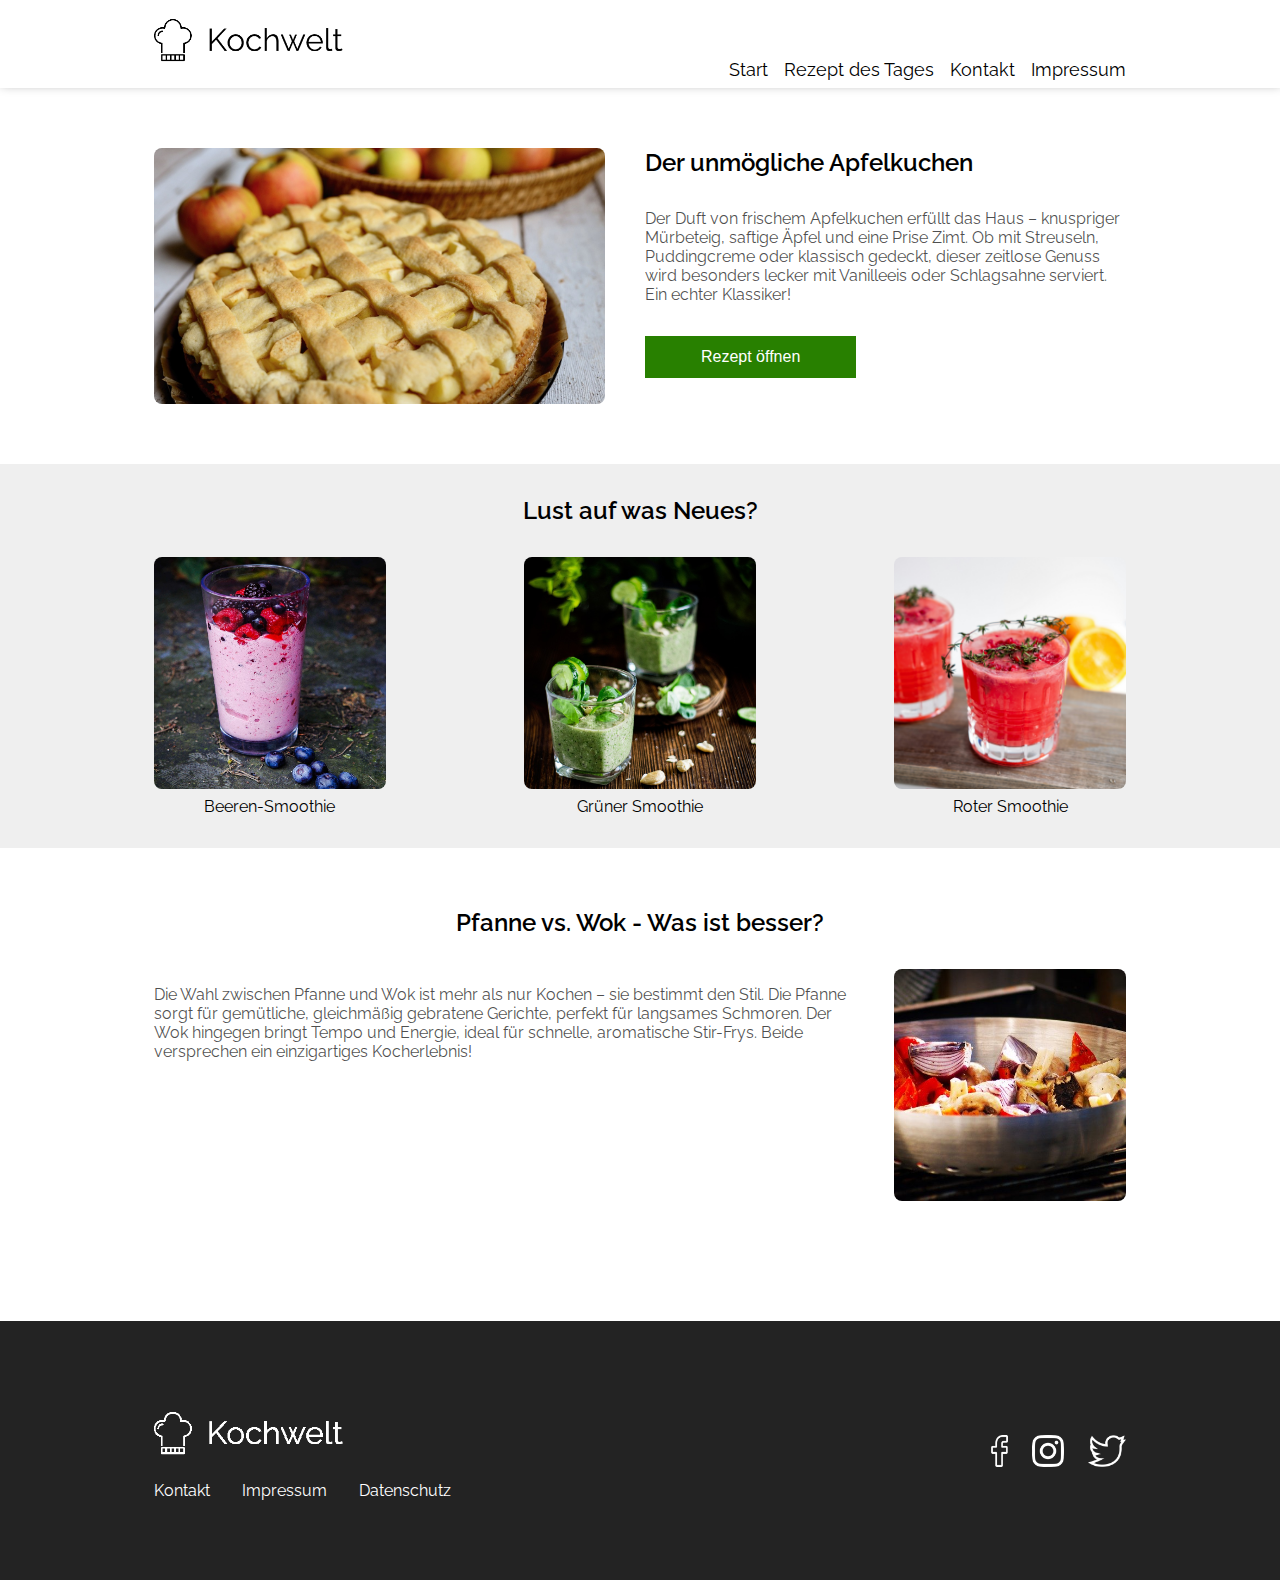
<file: index.html>
<!DOCTYPE html>
<html lang="en">
<head>
    <meta charset="UTF-8">
    <meta name="viewport" content="width=device-width, initial-scale=1.0">
    <title>Kochwelt</title>
    <link rel="icon" type="image/x-icon" href="./assets/img/logo_small.png" media="(prefers-color-scheme: light)">
    <link rel="icon" type="image/x-icon" href="./assets/img/logo_small_white.png" media="(prefers-color-scheme: dark)">
    <link rel="stylesheet" type="text/css" href="./assets/fonts/fonts.css">
    <link rel="stylesheet" type="text/css" href="./css_files/style.css">
</head>
<body>
    <section class="atf">
        <header>
            <a class="img-position-header-logo d_none_500px" href="./index.html">
                <img class="kochwelt-logo" src="./assets/img/logo.png" alt="Kochwelt Logo">
            </a>
            <a class="img-position-resp-logo d_500px" href="./index.html">
                <img class="kochwelt-logo-resp" src="./assets/img/logo_small.png" alt="Kochwelt Logo">
            </a>
            <nav class="d_none_850px">
                <a href="./index.html">Start</a>
                <a href="./recipe_apple_cake.html">Rezept des Tages</a>
                <a href="./contact.html">Kontakt</a>
                <a href="./impressum.html">Impressum</a>
            </nav>
            <button onclick="toggleRespMenu(); changeIcon(this)" class="burger-menu-button burger-menu-close"></button>
        </header>
    </section>

    <div class="resp_menu_box d_850px">
        <div id="resp_menu" class="resp_menu_closed">
            <a href="./index.html">Start</a>
            <a href="./recipe_apple_cake.html">Rezept des Tages</a>
            <a href="./contact.html">Kontakt</a>
            <a href="./impressum.html">Impressum</a>
        </div>
    </div>

    <main>

        <section class="todays-recipe">
        <a class="img-position" href="./recipe_apple_cake.html">
            <img src="./assets/img/apple_cake.jpg" alt="Frischer Apfelkuchen">
        </a>
        <div class="todays-recipe-500px">
            <h1>Der unmögliche Apfelkuchen</h1>
            <p>
                Der Duft von frischem Apfelkuchen erfüllt das Haus – knuspriger
                Mürbeteig, saftige Äpfel und eine Prise Zimt. Ob mit Streuseln, 
                Puddingcreme oder klassisch gedeckt, dieser zeitlose Genuss wird 
                besonders lecker mit Vanilleeis oder Schlagsahne serviert. Ein echter 
                Klassiker!
            </p>
            <button type="button" style="margin-top: 16px;" id="getRecipe">
                Rezept öffnen
            </button>
        </div>
        </section>

        <section class="new-recipes">
        <button onclick="topFunction()" id="myBtn" title="Go to top"></button>
        <div class="new-recipes-container">
            <h2>Lust auf was Neues?</h2>
            <div class="new-recipes-img-container">
                <div class="new-recipes-img-and-text">
                    <a class="img-position new-recipes-link" href="./beeren_smoothie.html">
                        <img src="./assets/img/berries_smoothie.jpg" alt="Pinker Smoothie im Glas">
                        Beeren-Smoothie
                    </a>
                </div>
                <div class="new-recipes-img-and-text">
                    <a class="img-position new-recipes-link" href="./rezept_gruener_sommthie.html">
                        <img src="./assets/img/cocktail.jpg" alt="Grüner Smoothie im Glas">
                        Grüner Smoothie
                    </a>
                </div>
                <div class="new-recipes-img-and-text">
                    <a class="img-position new-recipes-link" href="./rezept_roter_sommthie.html">
                        <img src="./assets/img/roter_smoothie.jpg" alt="Roter Smoothie im Glas">
                        Roter Smoothie
                    </a>
                </div>
            </div>
        </div>
        </section>

        <section class="content-piece">
        <div class="content-piece-container">
            <h2>Pfanne vs. Wok - Was ist besser?</h2>
            <div class="content-piece-under-container">
                <p>
                Die Wahl zwischen Pfanne und Wok ist mehr als nur Kochen – 
                sie bestimmt den Stil. Die Pfanne sorgt für gemütliche, gleichmäßig 
                gebratene Gerichte, perfekt für langsames Schmoren. Der Wok hingegen 
                bringt Tempo und Energie, ideal für schnelle, aromatische Stir-Frys. 
                Beide versprechen ein einzigartiges Kocherlebnis!
                </p>
                <img src="./assets/img/wok.jpg" alt="Ein mit Gemüse gefüllter Wok">
            </div>
        </div>
        </section>

    </main>

    <footer>
        <div class="footer-container">
            <div class="footer-container-left">
                <a class="img-position-logo" href="./index.html">
                    <img class="kochwelt-logo" src="./assets/img/logo_White.png" alt="Kochwelt Logo">
                </a>
                <div class="footer-contact-impressum-usw">
                    <a class="footer-link" href="./contact.html">
                        Kontakt
                    </a>
                    <a class="footer-link" href="./impressum.html">
                        Impressum
                    </a>
                    <a class="footer-link" href="./datenschutz.html">
                        Datenschutz
                    </a>
                </div>
            </div>
            <div class="socialmedia-container">
                <a class="img-position socialmedia-icon-link" href="https://www.facebook.com/" target="_blank" rel="noopener noreferrer">
                    <img class="socialmedia-icon-img" src="./assets/img/facebook_white.png" alt="Facebook Logo">
                </a>
                <a class="img-position socialmedia-icon-link" href="https://www.instagram.com/" target="_blank" rel="noopener noreferrer">
                    <img class="socialmedia-icon-img" src="./assets/img/instagram_white.png" alt="Instagram Logo">
                </a>
                <a class="img-position socialmedia-icon-link" href="https://x.com/home" target="_blank" rel="noopener noreferrer">
                    <img class="socialmedia-icon-img" src="./assets/img/twitter_white.png" alt="Twitter Logo">
                </a>
            </div>
        </div>  
    </footer>
</body>

<script src="./script.js"></script>
<script src="./start.js"></script>

</html>
</file>
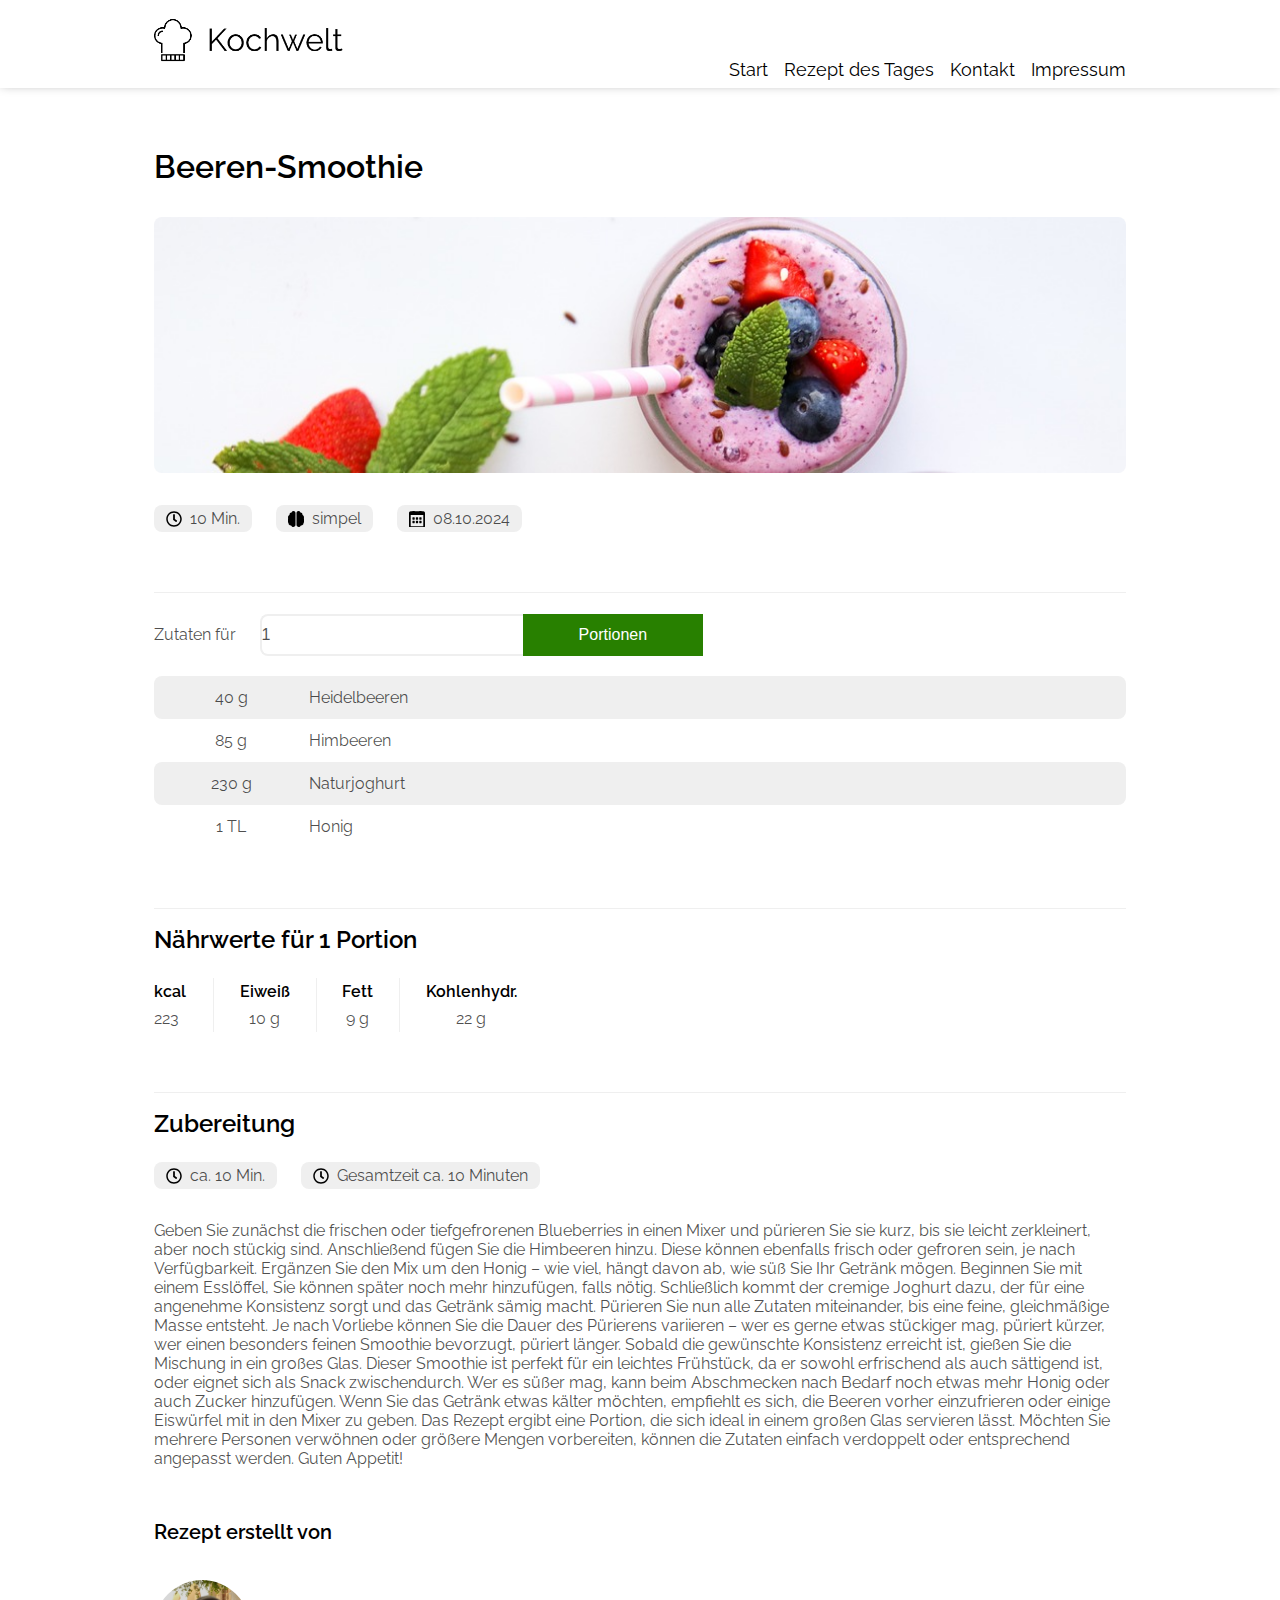
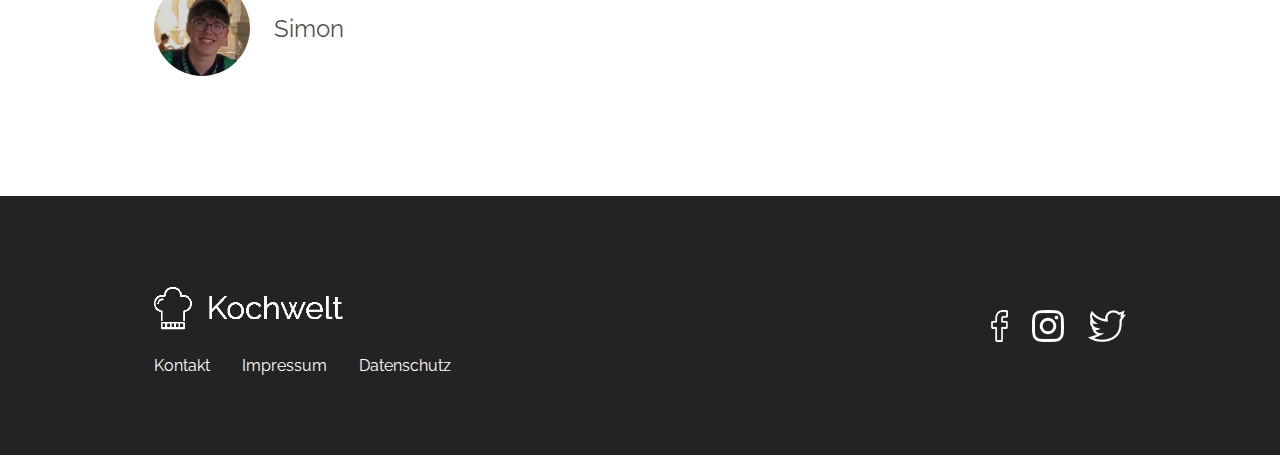
<file: beeren_smoothie.html>
<!DOCTYPE html>
<html lang="en">
<head>
    <meta charset="UTF-8">
    <meta name="viewport" content="width=device-width, initial-scale=1.0">
    <title>Beeren-Smoothie</title>
    <link rel="icon" type="image/x-icon" href="./assets/img/logo_small.png" media="(prefers-color-scheme: light)">
    <link rel="icon" type="image/x-icon" href="./assets/img/logo_small_white.png" media="(prefers-color-scheme: dark)">
    <link rel="stylesheet" type="text/css" href="./assets/fonts/fonts.css">
    <link rel="stylesheet" type="text/css" href="./css_files/style.css">
    <link rel="stylesheet" type="text/css" href="./css_files/beeren_smoothie_styles.css">
</head>
<body>
    <section class="atf">
        <header>
            <a class="img-position-header-logo d_none_500px" href="./index.html">
                <img class="kochwelt-logo" src="./assets/img/logo.png" alt="Kochwelt Logo">
            </a>
            <a class="img-position-resp-logo d_500px" href="./index.html">
                <img class="kochwelt-logo-resp" src="./assets/img/logo_small.png" alt="Kochwelt Logo">
            </a>
            <nav class="d_none_850px">
                <a href="./index.html">Start</a>
                <a href="./recipe_apple_cake.html">Rezept des Tages</a>
                <a href="./contact.html">Kontakt</a>
                <a href="./impressum.html">Impressum</a>
            </nav>
            <button onclick="toggleRespMenu(); changeIcon(this)" class="burger-menu-button burger-menu-close"></button>
        </header>
    </section>

    <div class="resp_menu_box d_850px">
        <div id="resp_menu" class="resp_menu_closed">
            <a href="./index.html">Start</a>
            <a href="./recipe_apple_cake.html">Rezept des Tages</a>
            <a href="./contact.html">Kontakt</a>
            <a href="./impressum.html">Impressum</a>
        </div>
    </div>

    <main>

        <section class="recipe-header">
            <div class="recipe-header-container">
                <h1>Beeren-Smoothie</h1>
                <img src="./assets/img/berries_smoothie_recipe.jpg" alt="Frischer Apfelkuchen im Ofen">
                <div class="icon-container">
                    <div class="icon-and-text">
                        <img src="./assets/img/icons/clock-regular.svg" alt="Uhr">
                        10 Min.
                    </div>
                    <div class="icon-and-text">
                        <img src="./assets/img/icons/brain-solid.svg" alt="Gehirn">
                        simpel
                    </div>
                    <div class="icon-and-text">
                        <img src="./assets/img/icons/calendar-alt-regular.svg" alt="Kalender">
                        08.10.2024
                    </div>
                </div>
                <div class="displayIcons500px">
                    <div class="displayIcons500px-box">
                        <div class="icon-and-text">
                            <img src="./assets/img/icons/clock-regular.svg" alt="Uhr">
                            10 Min.
                        </div>
                        <div class="icon-and-text">
                            <img src="./assets/img/icons/brain-solid.svg" alt="Gehirn">
                            simpel
                        </div>
                    </div>
                    <div class="icon-and-text">
                        <img src="./assets/img/icons/calendar-alt-regular.svg" alt="Kalender">
                        08.10.2024
                    </div>
                </div>
            </div>
            <button onclick="topFunction()" id="myBtn" title="Go to top"></button>
        </section>

        <section class="recipe-ingredients">
            <div class="seperator-width"></div>
            <div class="column_1100px">
                <form onsubmit="calculateRecipe(); showPortion(); namingFunc(); return false">
                    <div class="text-input-button">
                        <label for="recipeInput">Zutaten für</label>
                        <div class="input-and-button">
                            <input required type="number" min="1" max="48" step="any" value="1" id="recipeInput">
                            <button type="submit" id="submit">Portionen</button>
                        </div>
                    </div>
                </form>
            </div>
            <div>
                <table>
                    <tr>
                        <td id="blueberries">40 g</td>
                        <td>Heidelbeeren</td> 
                    </tr>
                    <tr>
                        <td id="raspberries">85 g</td>
                        <td>Himbeeren</td> 
                    </tr>
                    <tr>
                        <td id="yogurt">230 g</td>
                        <td>Naturjoghurt</td> 
                    </tr>
                    <tr>
                        <td id="honey">1 TL</td>
                        <td>Honig</td> 
                    </tr>
                </table>
            </div>
        </section>

        <section class="recipe-nutritional-values">
            <div class="seperator-width"></div>
                <h2 style="margin-bottom: 8px;">Nährwerte für <span id="numberOfPortions">1</span><span id="portionEnding"> Portion</span></h2>
                <table class="nutri-table">
                    <tr>
                        <th class="td-th-first">kcal</th>
                        <th class="nutri-td-th">Eiweiß</th>
                        <th class="nutri-td-th">Fett</th>
                        <th class="nutri-td-th">Kohlenhydr.</th>
                    </tr>
                    <tr>
                        <td class="td-th-first" id="kcal">223</td>
                        <td class="nutri-td-th" id="protein">10 g</td>
                        <td class="nutri-td-th" id="fat">9 g</td>
                        <td class="nutri-td-th" id="carbs">22 g</td>
                    </tr>
                </table>
        </section>

        <section class="preparation">
            <div class="seperator-width"></div>
            <h2 style="margin-bottom: 8px;">Zubereitung</h2>
            <div class="icon-container">
                <div class="icon-and-text">
                    <img src="./assets/img/icons/clock-regular.svg" alt="Uhr">
                    ca. 10 Min.
                </div>
                <div class="icon-and-text">
                    <img src="./assets/img/icons/clock-regular.svg" alt="Uhr">
                    Gesamtzeit ca. 10 Minuten
                </div>
            </div>
            <div class="displayIcons500px2">
                <div class="displayIcons500px-box2">
                    <div class="icon-and-text2">
                        <img src="./assets/img/icons/clock-regular.svg" alt="Uhr">
                        10 Min.
                    </div>
                    <div class="icon-and-text2">
                        <img src="./assets/img/icons/clock-regular.svg" alt="Uhr">
                        Gesamtzeit ca. 10 Minuten
                    </div>
                </div>
            </div>
            <p>Geben Sie zunächst die frischen oder tiefgefrorenen Blueberries in einen Mixer und 
                pürieren Sie sie kurz, bis sie leicht zerkleinert, aber noch stückig sind. 
                Anschließend fügen Sie die Himbeeren hinzu. Diese können ebenfalls frisch oder 
                gefroren sein, je nach Verfügbarkeit. Ergänzen Sie den Mix um den Honig – wie viel, 
                hängt davon ab, wie süß Sie Ihr Getränk mögen. Beginnen Sie mit einem Esslöffel, Sie 
                können später noch mehr hinzufügen, falls nötig. Schließlich kommt der cremige Joghurt 
                dazu, der für eine angenehme Konsistenz sorgt und das Getränk sämig macht. Pürieren Sie 
                nun alle Zutaten miteinander, bis eine feine, gleichmäßige Masse entsteht. Je nach 
                Vorliebe können Sie die Dauer des Pürierens variieren – wer es gerne etwas stückiger 
                mag, püriert kürzer, wer einen besonders feinen Smoothie bevorzugt, püriert länger.
                Sobald die gewünschte Konsistenz erreicht ist, gießen Sie die Mischung in ein großes 
                Glas. Dieser Smoothie ist perfekt für ein leichtes Frühstück, da er sowohl erfrischend 
                als auch sättigend ist, oder eignet sich als Snack zwischendurch. Wer es süßer mag, 
                kann beim Abschmecken nach Bedarf noch etwas mehr Honig oder auch Zucker hinzufügen. 
                Wenn Sie das Getränk etwas kälter möchten, empfiehlt es sich, die Beeren vorher 
                einzufrieren oder einige Eiswürfel mit in den Mixer zu geben.
                Das Rezept ergibt eine Portion, die sich ideal in einem großen Glas servieren lässt. 
                Möchten Sie mehrere Personen verwöhnen oder größere Mengen vorbereiten, können die 
                Zutaten einfach verdoppelt oder entsprechend angepasst werden. Guten Appetit!
            </p>
            <h4>Rezept erstellt von</h4>
            <div class="recipe-by">
                <img src="./assets/img/profile_simon.jpeg" alt="Profilbild">
                <span>Simon</span>
            </div>
        </section>

    </main>

    <footer>
        <div class="footer-container">
            <div class="footer-container-left">
                <a class="img-position-logo" href="./index.html">
                    <img class="kochwelt-logo" src="./assets/img/logo_White.png" alt="Kochwelt Logo">
                </a>
                <div class="footer-contact-impressum-usw">
                    <a class="footer-link" href="./contact.html">
                        Kontakt
                    </a>
                    <a class="footer-link" href="./impressum.html">
                        Impressum
                    </a>
                    <a class="footer-link" href="./datenschutz.html">
                        Datenschutz
                    </a>
                </div>
            </div>
            <div class="socialmedia-container">
                <a class="img-position socialmedia-icon-link" href="https://www.facebook.com/" target="_blank" rel="noopener noreferrer">
                    <img class="socialmedia-icon-img" src="./assets/img/facebook_white.png" alt="Facebook Logo">
                </a>
                <a class="img-position socialmedia-icon-link" href="https://www.instagram.com/" target="_blank" rel="noopener noreferrer">
                    <img class="socialmedia-icon-img" src="./assets/img/instagram_white.png" alt="Instagram Logo">
                </a>
                <a class="img-position socialmedia-icon-link" href="https://x.com/home" target="_blank" rel="noopener noreferrer">
                    <img class="socialmedia-icon-img" src="./assets/img/twitter_white.png" alt="Twitter Logo">
                </a>
            </div>
        </div>  
    </footer>
</body>


<script src="./script.js"></script>
<script src="./beeren_smoothie.js"></script>

</html>
</file>
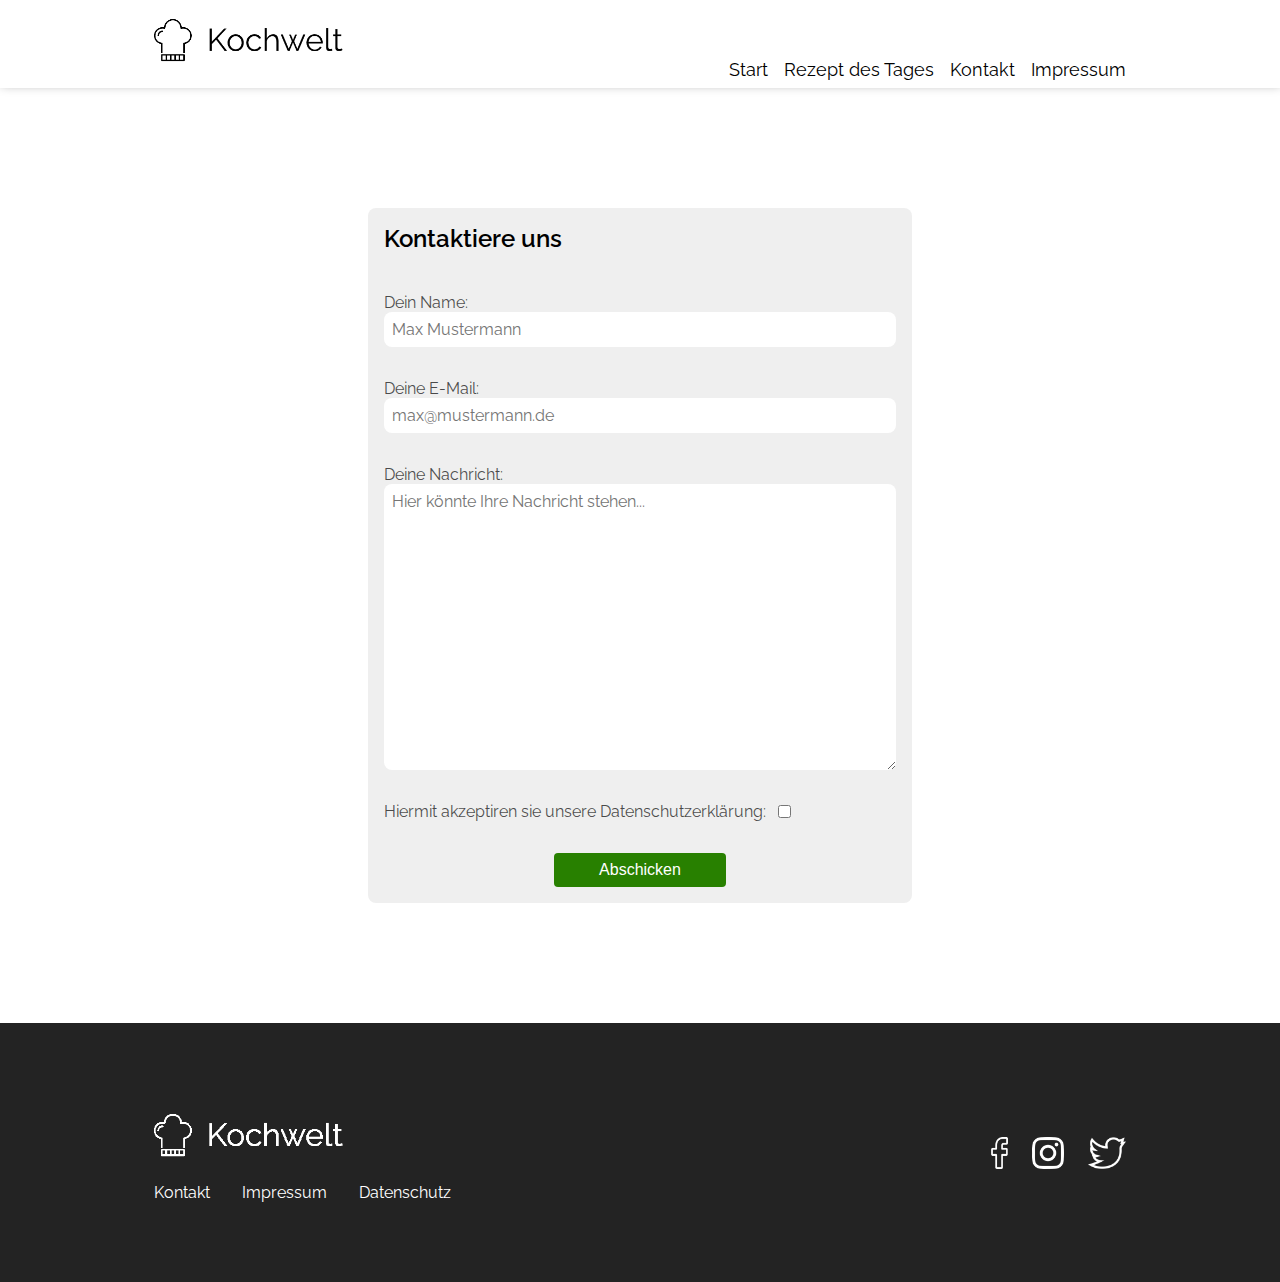
<file: contact.html>
<!DOCTYPE html>
<html lang="en">
<head>
    <meta charset="UTF-8">
    <meta name="viewport" content="width=device-width, initial-scale=1.0">
    <title>Kontakt</title>
    <link rel="icon" type="image/x-icon" href="./assets/img/logo_small.png" media="(prefers-color-scheme: light)">
    <link rel="icon" type="image/x-icon" href="./assets/img/logo_small_white.png" media="(prefers-color-scheme: dark)">
    <link rel="stylesheet" type="text/css" href="./assets/fonts/fonts.css">
    <link rel="stylesheet" type="text/css" href="./css_files/style.css">
    <link rel="stylesheet" type="text/css" href="./css_files/contact_styles.css">
</head>
<body>
    <section class="atf">
        <header>
            <a class="img-position-header-logo d_none_500px" href="./index.html">
                <img class="kochwelt-logo" src="./assets/img/logo.png" alt="Kochwelt Logo">
            </a>
            <a class="img-position-resp-logo d_500px" href="./index.html">
                <img class="kochwelt-logo-resp" src="./assets/img/logo_small.png" alt="Kochwelt Logo">
            </a>
            <nav class="d_none_850px">
                <a href="./index.html">Start</a>
                <a href="./recipe_apple_cake.html">Rezept des Tages</a>
                <a href="./contact.html">Kontakt</a>
                <a href="./impressum.html">Impressum</a>
            </nav>
            <button onclick="toggleRespMenu(); changeIcon(this)" class="burger-menu-button burger-menu-close"></button>
        </header>
    </section>

    <div class="resp_menu_box d_850px">
        <div id="resp_menu" class="resp_menu_closed">
            <a href="./index.html">Start</a>
            <a href="./recipe_apple_cake.html">Rezept des Tages</a>
            <a href="./contact.html">Kontakt</a>
            <a href="./impressum.html">Impressum</a>
        </div>
    </div>

    <main>

        <section class="contact">
            <button onclick="topFunction()" id="myBtn" title="Go to top"></button>
            <form onsubmit="sendMail(event)">
                <div class="form-container">
                    <h1 style="margin-bottom: 8px;">Kontaktiere uns</h1>
                    <div class="contact-text-input">
                        <label for="contact-name">Dein Name:</label>
                        <input type="text" required maxlength="35" placeholder="Max Mustermann" id="contact-name" name="Name:">
                    </div>
                    <div class="contact-text-input">
                        <label for="contact-email">Deine E-Mail:</label>
                        <input type="email" required maxlength="100" placeholder="max@mustermann.de" id="contact-email" name="Email:">
                    </div>
                    <div class="contact-text-input">
                        <label for="contact-message">Deine Nachricht:</label>
                        <textarea required maxlength="500" placeholder="Hier könnte Ihre Nachricht stehen..." id="contact-message" name="Nachricht:"></textarea>
                    </div>
                    <div class="datasecurity-checkbox">
                        <label for="security-checkbox">Hiermit akzeptiren sie unsere <a href="./datenschutz.html" target="_blank" rel="noopener noreferrer">Datenschutzerklärung:</a></label>
                        <input type="checkbox" required id="security-checkbox" name="Datenschutzerklärung">
                    </div>
                </div>
                <input type="submit" value="Abschicken" id="submit">
            </form>
        </section>

    </main>

    <footer>
        <div class="footer-container">
            <div class="footer-container-left">
                <a class="img-position-logo" href="./index.html">
                    <img class="kochwelt-logo" src="./assets/img/logo_White.png" alt="Kochwelt Logo">
                </a>
                <div class="footer-contact-impressum-usw">
                    <a class="footer-link" href="./contact.html">
                        Kontakt
                    </a>
                    <a class="footer-link" href="./impressum.html">
                        Impressum
                    </a>
                    <a class="footer-link" href="./datenschutz.html">
                        Datenschutz
                    </a>
                </div>
            </div>
            <div class="socialmedia-container">
                <a class="img-position socialmedia-icon-link" href="https://www.facebook.com/" target="_blank" rel="noopener noreferrer">
                    <img class="socialmedia-icon-img" src="./assets/img/facebook_white.png" alt="Facebook Logo">
                </a>
                <a class="img-position socialmedia-icon-link" href="https://www.instagram.com/" target="_blank" rel="noopener noreferrer">
                    <img class="socialmedia-icon-img" src="./assets/img/instagram_white.png" alt="Instagram Logo">
                </a>
                <a class="img-position socialmedia-icon-link" href="https://x.com/home" target="_blank" rel="noopener noreferrer">
                    <img class="socialmedia-icon-img" src="./assets/img/twitter_white.png" alt="Twitter Logo">
                </a>
            </div>
        </div>  
    </footer>
</body>

<script src="./script.js"></script>

</html>
</file>
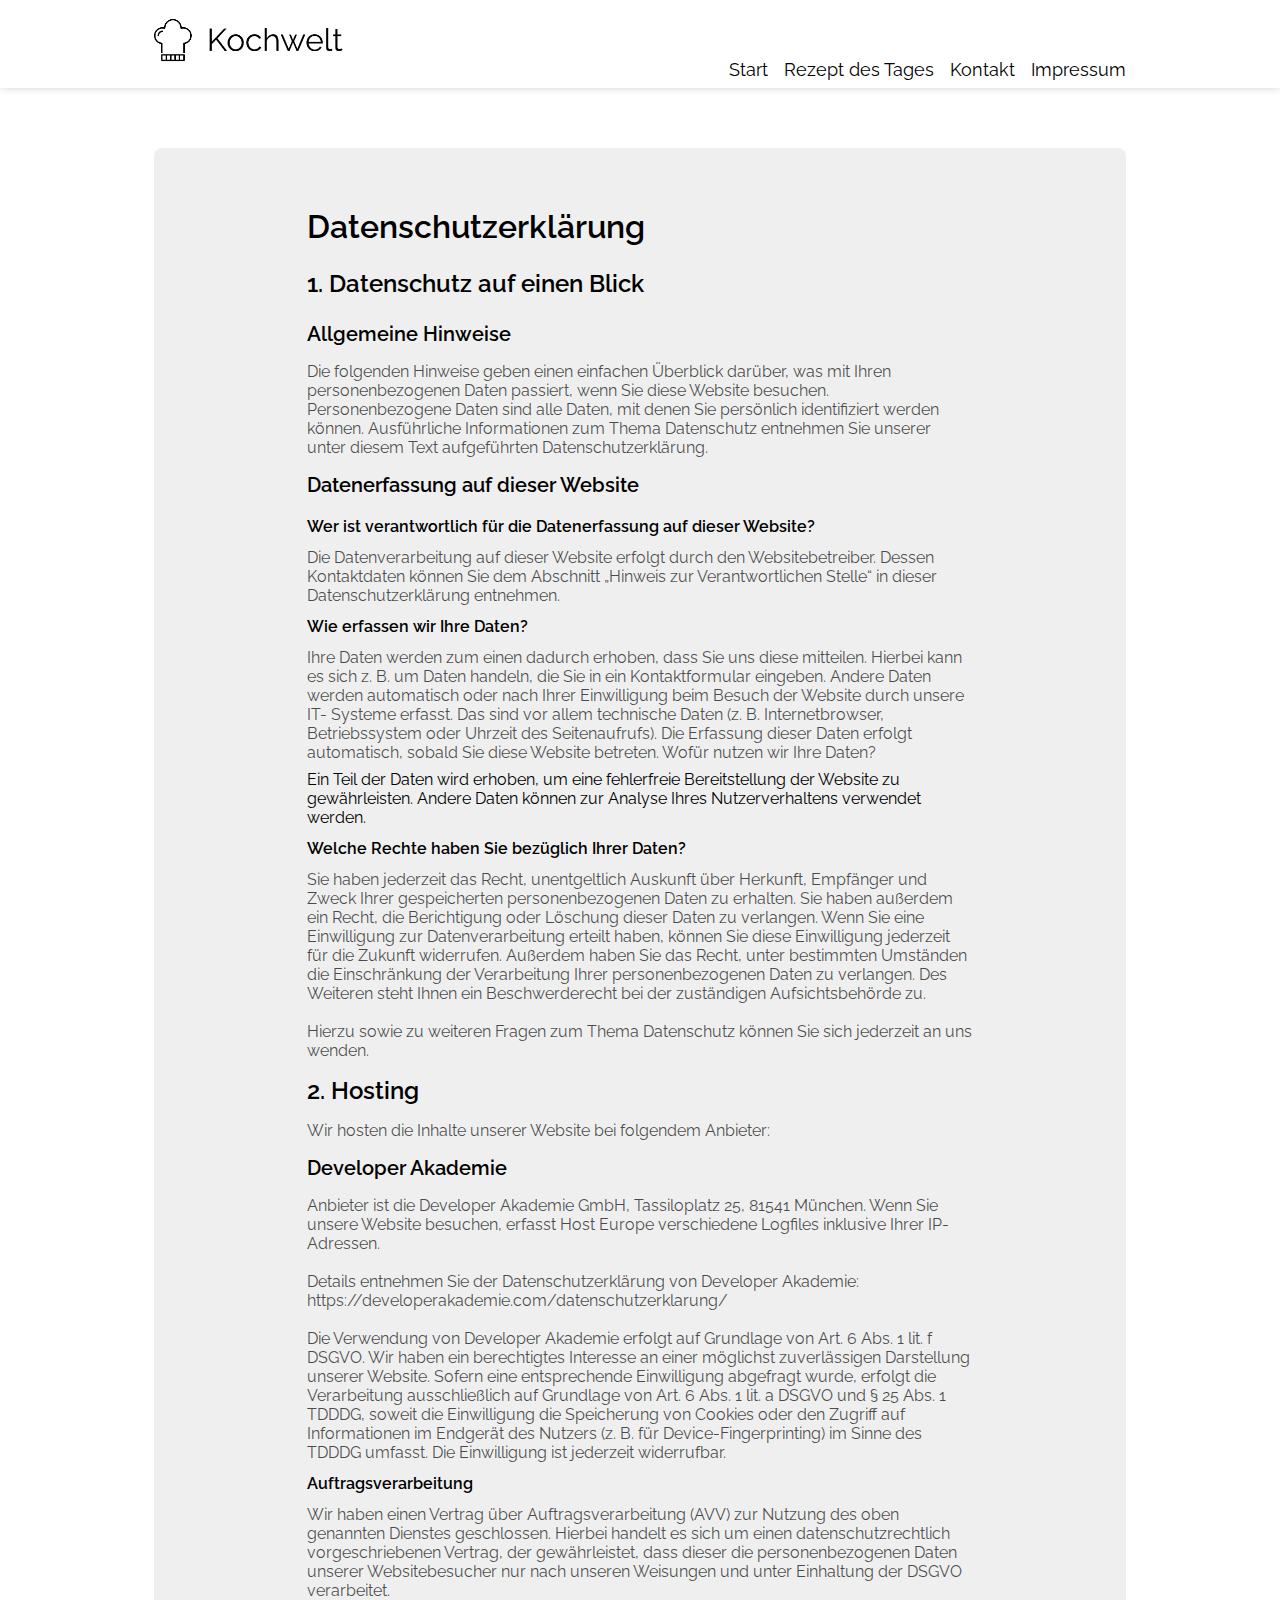
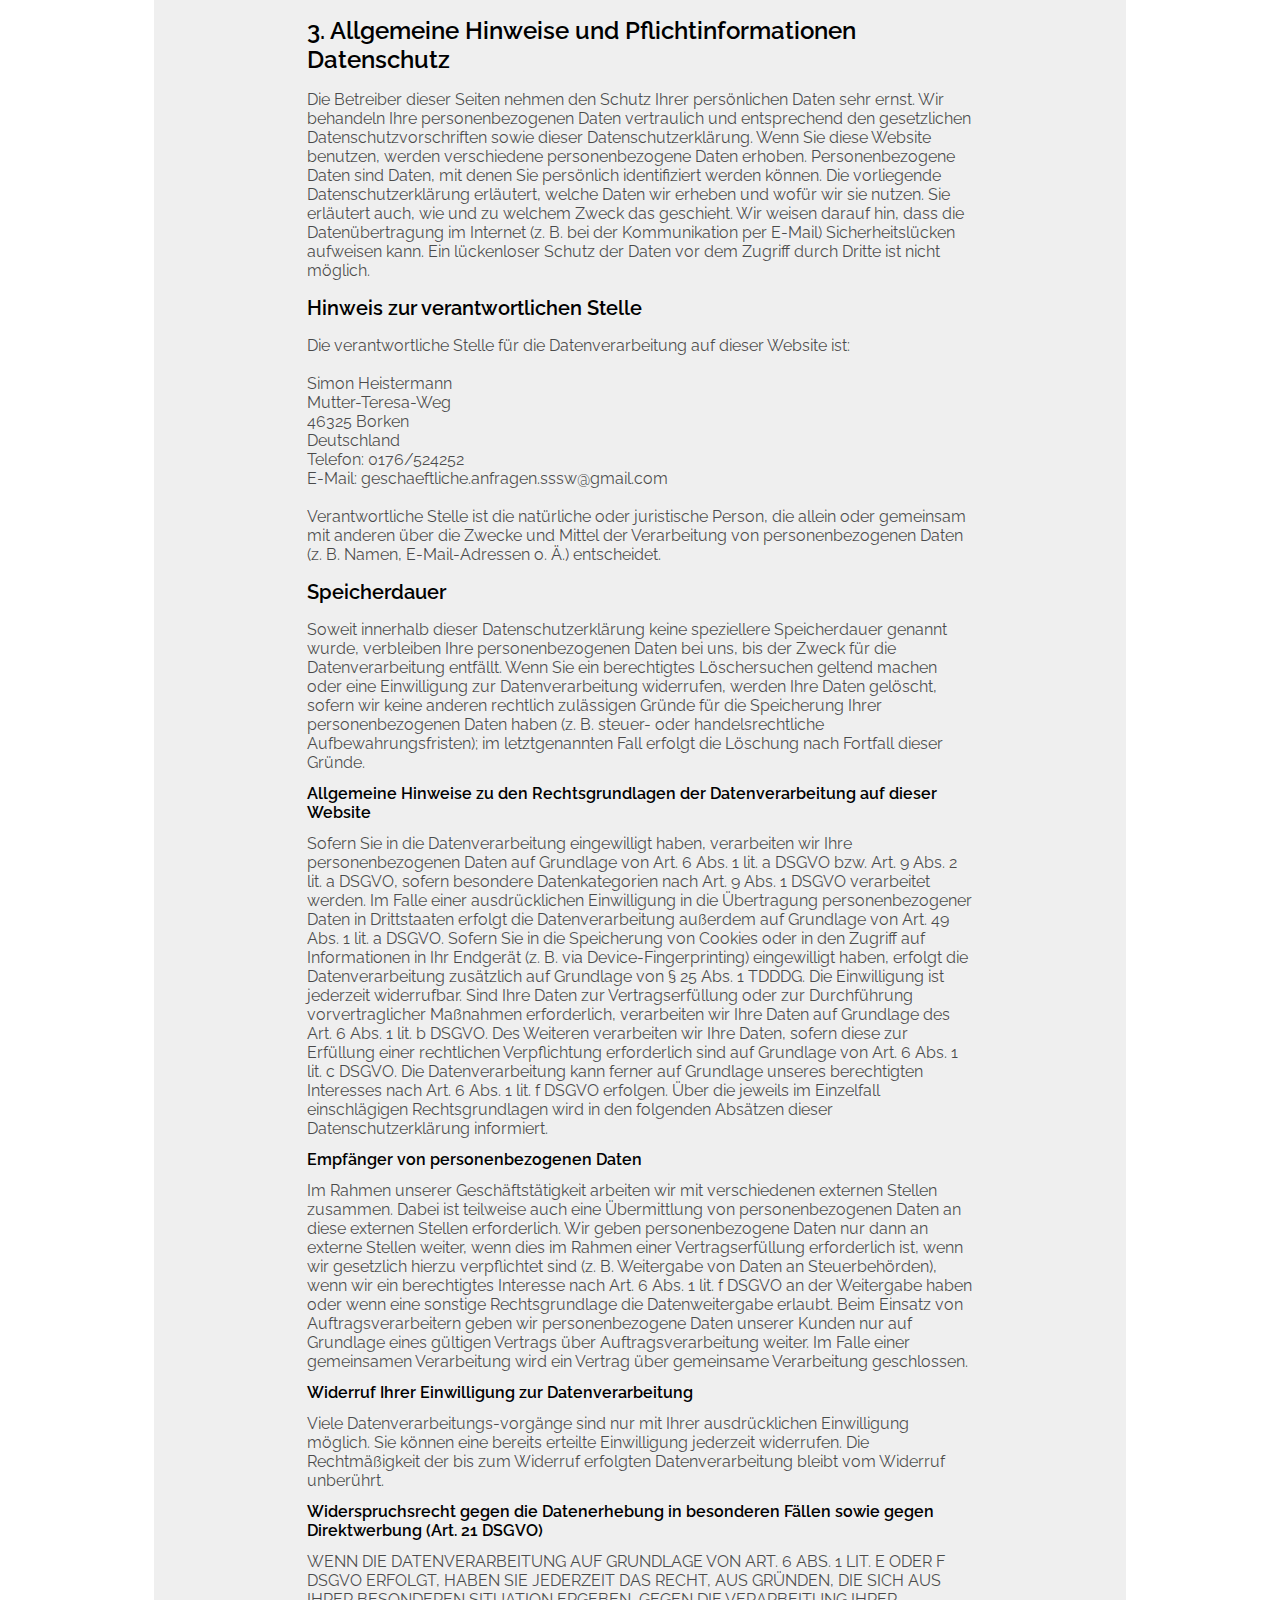
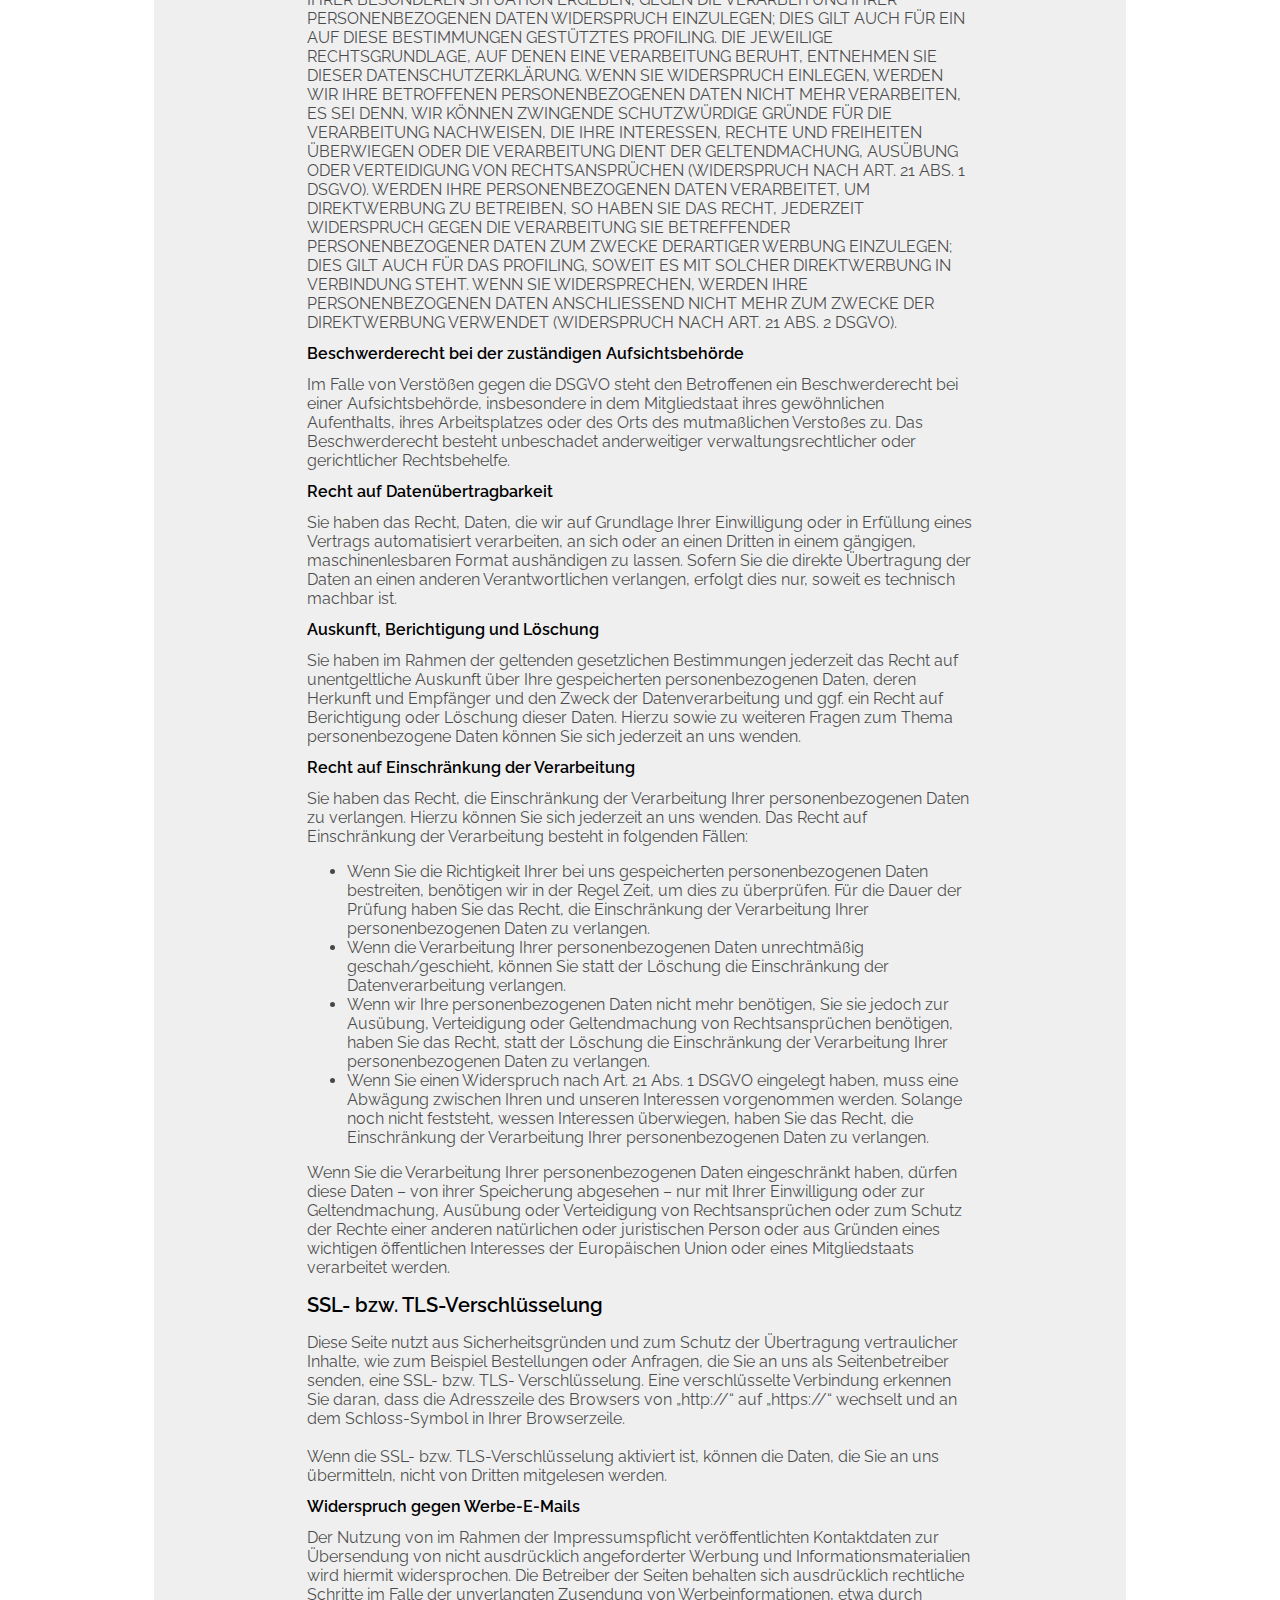
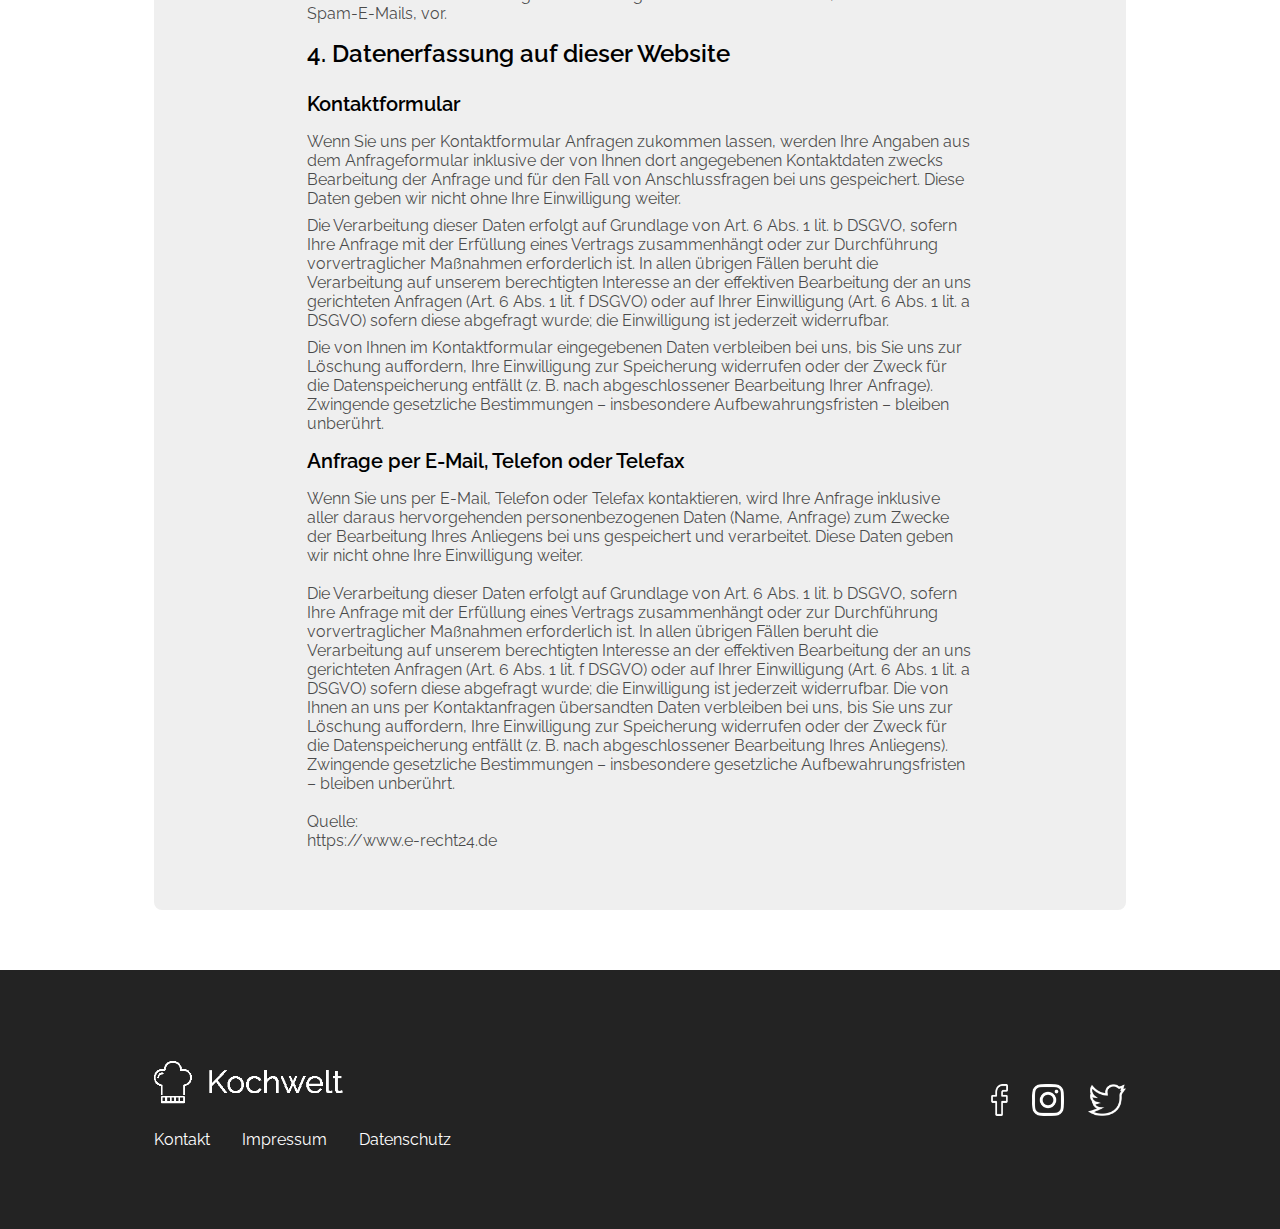
<file: datenschutz.html>
<!DOCTYPE html>
<html lang="en">
  <head>
    <meta charset="UTF-8" />
    <meta name="viewport" content="width=device-width, initial-scale=1.0" />
    <title>Datenschutzerklärung</title>
    <link rel="icon" type="image/x-icon" href="./assets/img/logo_small.png" media="(prefers-color-scheme: light)">
    <link rel="icon" type="image/x-icon" href="./assets/img/logo_small_white.png" media="(prefers-color-scheme: dark)">
    <link rel="stylesheet" type="text/css" href="./assets/fonts/fonts.css" />
    <link rel="stylesheet" type="text/css" href="./css_files/style.css" />
    <link rel="stylesheet" type="text/css" href="./css_files/datenschutz_styles.css" />
  </head>
  <body>
    <section class="atf">
      <header>
          <a class="img-position-header-logo d_none_500px" href="./index.html">
              <img class="kochwelt-logo" src="./assets/img/logo.png" alt="Kochwelt Logo">
          </a>
          <a class="img-position-resp-logo d_500px" href="./index.html">
              <img class="kochwelt-logo-resp" src="./assets/img/logo_small.png" alt="Kochwelt Logo">
          </a>
          <nav class="d_none_850px">
              <a href="./index.html">Start</a>
              <a href="./recipe_apple_cake.html">Rezept des Tages</a>
              <a href="./contact.html">Kontakt</a>
              <a href="./impressum.html">Impressum</a>
          </nav>
          <button onclick="toggleRespMenu(); changeIcon(this)" class="burger-menu-button burger-menu-close"></button>
      </header>
  </section>

  <div class="resp_menu_box d_850px">
      <div id="resp_menu" class="resp_menu_closed">
          <a href="./index.html">Start</a>
          <a href="./recipe_apple_cake.html">Rezept des Tages</a>
          <a href="./contact.html">Kontakt</a>
          <a href="./impressum.html">Impressum</a>
      </div>
  </div>

    <main>
      <section class="frame">
        <button onclick="topFunction()" id="myBtn" title="Go to top"></button>
        <div class="contentDatenschutz">
            <h1 class="d_none_500px" style="margin-bottom: 8px;">Datenschutzerklärung</h1>
            <h1 class="d_500px" style="margin-bottom: 8px;">Datenschutz-<br>erklärung</h1>
            <h2>1. Datenschutz auf einen Blick</h2>
            <h3>Allgemeine Hinweise</h3>
            <span>Die folgenden Hinweise geben einen einfachen Überblick darüber, was mit Ihren personenbezogenen Daten passiert, wenn Sie diese Website besuchen. Personenbezogene Daten sind alle Daten, mit denen Sie persönlich identifiziert werden können. Ausführliche Informationen zum Thema Datenschutz entnehmen Sie unserer unter diesem Text aufgeführten Datenschutzerklärung.
            </span>
    
            <h3>Datenerfassung auf dieser Website</h3>
            <h4>Wer ist verantwortlich für die Datenerfassung auf dieser Website?</h4>
            <span>Die Datenverarbeitung auf dieser Website erfolgt durch den Websitebetreiber. Dessen Kontaktdaten können Sie dem Abschnitt „Hinweis zur Verantwortlichen Stelle“ in dieser Datenschutzerklärung entnehmen.
            </span>

            <h4>Wie erfassen wir Ihre Daten?</h4>
            <span> Ihre Daten werden zum einen dadurch erhoben, dass Sie uns diese mitteilen. Hierbei kann es sich z. B. um Daten handeln, die Sie in ein Kontaktformular eingeben.
            Andere Daten werden automatisch oder nach Ihrer Einwilligung beim Besuch der Website durch unsere IT- Systeme erfasst. Das sind vor allem technische Daten (z. B. Internetbrowser, Betriebssystem oder Uhrzeit des Seitenaufrufs). Die Erfassung dieser Daten erfolgt automatisch, sobald Sie diese Website betreten.
            Wofür nutzen wir Ihre Daten?
           </span>
            Ein Teil der Daten wird erhoben, um eine fehlerfreie Bereitstellung der Website zu gewährleisten. Andere Daten können zur Analyse Ihres Nutzerverhaltens verwendet werden.
            <h4>Welche Rechte haben Sie bezüglich Ihrer Daten?</h4>
            <span>Sie haben jederzeit das Recht, unentgeltlich Auskunft über Herkunft, Empfänger und Zweck Ihrer gespeicherten personenbezogenen Daten zu erhalten. Sie haben außerdem ein Recht, die Berichtigung oder Löschung dieser Daten zu verlangen. Wenn Sie eine Einwilligung zur Datenverarbeitung erteilt haben, können Sie diese Einwilligung jederzeit für die Zukunft widerrufen. Außerdem haben Sie das Recht, unter bestimmten Umständen die Einschränkung der Verarbeitung Ihrer personenbezogenen Daten zu verlangen. Des Weiteren steht Ihnen ein Beschwerderecht bei der zuständigen Aufsichtsbehörde zu.
            <br> <br> Hierzu sowie zu weiteren Fragen zum Thema Datenschutz können Sie sich jederzeit an uns wenden.</span>

            <h2>2. Hosting</h2>
            <span>Wir hosten die Inhalte unserer Website bei folgendem Anbieter:</span>
            <h3>Developer Akademie</h3>
            <span>Anbieter ist die Developer Akademie GmbH, Tassiloplatz 25, 81541 München. Wenn Sie unsere Website besuchen, erfasst Host Europe verschiedene Logfiles inklusive Ihrer IP-Adressen.<br> <br>
            Details entnehmen Sie der Datenschutzerklärung von<a class="link d_none_500px" href="https://developerakademie.com/datenschutzerklarung/" target="_blank" rel="noopener noreferrer"> Developer Akademie: https://developerakademie.com/datenschutzerklarung/</a><a class="link d_500px" href="https://developerakademie.com/datenschutzerklarung/" target="_blank" rel="noopener noreferrer"> Developer Akademie.</a> <br> <br>
            Die Verwendung von Developer Akademie erfolgt auf Grundlage von Art. 6 Abs. 1 lit. f DSGVO. Wir haben ein berechtigtes Interesse an einer möglichst zuverlässigen Darstellung unserer Website. Sofern eine entsprechende Einwilligung abgefragt wurde, erfolgt die Verarbeitung ausschließlich auf Grundlage von Art. 6 Abs. 1 lit. a DSGVO und § 25 Abs. 1 TDDDG, soweit die Einwilligung die Speicherung von Cookies oder den Zugriff auf Informationen im Endgerät des Nutzers (z. B. für Device-Fingerprinting) im Sinne des TDDDG umfasst. Die Einwilligung ist jederzeit widerrufbar.
            </span>
            <h4>Auftragsverarbeitung</h4>
            <span>Wir haben einen Vertrag über Auftragsverarbeitung (AVV) zur Nutzung des oben genannten Dienstes geschlossen. Hierbei handelt es sich um einen datenschutzrechtlich vorgeschriebenen Vertrag, der gewährleistet, dass dieser die personenbezogenen Daten unserer Websitebesucher nur nach unseren Weisungen und unter Einhaltung der DSGVO verarbeitet.
            </span>
            <h2>3. Allgemeine Hinweise und Pflichtinformationen Datenschutz</h2>
            <span>Die Betreiber dieser Seiten nehmen den Schutz Ihrer persönlichen Daten sehr ernst. Wir behandeln Ihre personenbezogenen Daten vertraulich und entsprechend den gesetzlichen Datenschutzvorschriften sowie dieser Datenschutzerklärung.
            Wenn Sie diese Website benutzen, werden verschiedene personenbezogene Daten erhoben. Personenbezogene Daten sind Daten, mit denen Sie persönlich identifiziert werden können. Die vorliegende Datenschutzerklärung erläutert, welche Daten wir erheben und wofür wir sie nutzen. Sie erläutert auch, wie und zu welchem Zweck das geschieht.
            Wir weisen darauf hin, dass die Datenübertragung im Internet (z. B. bei der Kommunikation per E-Mail) Sicherheitslücken aufweisen kann. Ein lückenloser Schutz der Daten vor dem Zugriff durch Dritte ist nicht möglich.
            </span>
            <h3>Hinweis zur verantwortlichen Stelle</h3>
            <span>Die verantwortliche Stelle für die Datenverarbeitung auf dieser Website ist: <br> <br>
            Simon Heistermann<br> Mutter-Teresa-Weg<br> 46325 Borken<br> Deutschland<br> <a class="link" href="tel:0176/524252">Telefon: 0176/524252</a><br><a class="link d_none_500px" href="mailto:geschaeftliche.anfragen.sssw@gmail.com">E-Mail: geschaeftliche.anfragen.sssw@gmail.com</a><a class="d_500px link" href="mailto:geschaeftliche.anfragen.sssw@gmail.com">E-Mail</a><br> <br>
            Verantwortliche Stelle ist die natürliche oder juristische Person, die allein oder gemeinsam mit anderen über die Zwecke und Mittel der Verarbeitung von personenbezogenen Daten (z. B. Namen, E-Mail-Adressen o. Ä.) entscheidet.
           </span>
           <h3>Speicherdauer</h3>
           <span>Soweit innerhalb dieser Datenschutzerklärung keine speziellere Speicherdauer genannt wurde, verbleiben Ihre personenbezogenen Daten bei uns, bis der Zweck für die Datenverarbeitung entfällt. Wenn Sie ein berechtigtes Löschersuchen geltend machen oder eine Einwilligung zur Datenverarbeitung widerrufen, werden Ihre Daten gelöscht, sofern wir keine anderen rechtlich zulässigen Gründe für die Speicherung Ihrer personenbezogenen Daten haben (z. B. steuer- oder handelsrechtliche Aufbewahrungsfristen); im letztgenannten Fall erfolgt die Löschung nach Fortfall dieser Gründe.        
           </span>
           <h4>Allgemeine Hinweise zu den Rechtsgrundlagen der Datenverarbeitung auf dieser Website</h4>
           <span>Sofern Sie in die Datenverarbeitung eingewilligt haben, verarbeiten wir Ihre personenbezogenen Daten auf Grundlage von Art. 6 Abs. 1 lit. a DSGVO bzw. Art. 9 Abs. 2 lit. a DSGVO, sofern besondere Datenkategorien nach Art. 9 Abs. 1 DSGVO verarbeitet werden. Im Falle einer ausdrücklichen Einwilligung in die Übertragung personenbezogener Daten in Drittstaaten erfolgt die Datenverarbeitung außerdem auf Grundlage von Art. 49 Abs. 1 lit. a DSGVO. Sofern Sie in die Speicherung von Cookies oder in den Zugriff auf Informationen in Ihr Endgerät (z. B. via Device-Fingerprinting) eingewilligt haben, erfolgt die Datenverarbeitung zusätzlich auf Grundlage von § 25 Abs. 1 TDDDG. Die Einwilligung ist jederzeit widerrufbar. Sind Ihre Daten zur Vertragserfüllung oder zur Durchführung vorvertraglicher Maßnahmen erforderlich, verarbeiten wir Ihre Daten auf Grundlage des Art. 6 Abs. 1 lit. b DSGVO. Des Weiteren verarbeiten wir Ihre Daten, sofern diese zur Erfüllung einer rechtlichen Verpflichtung erforderlich sind auf Grundlage von Art. 6 Abs. 1 lit. c DSGVO. Die Datenverarbeitung kann ferner auf Grundlage unseres berechtigten Interesses nach Art. 6 Abs. 1 lit. f DSGVO erfolgen. Über die jeweils im Einzelfall einschlägigen Rechtsgrundlagen wird in den folgenden Absätzen dieser Datenschutzerklärung informiert.
           </span>
           <h4>Empfänger von personenbezogenen Daten</h4>
           <span>Im Rahmen unserer Geschäftstätigkeit arbeiten wir mit verschiedenen externen Stellen zusammen. Dabei ist teilweise auch eine Übermittlung von personenbezogenen Daten an diese externen Stellen erforderlich. Wir geben personenbezogene Daten nur dann an externe Stellen weiter, wenn dies im Rahmen einer Vertragserfüllung erforderlich ist, wenn wir gesetzlich hierzu verpflichtet sind (z. B. Weitergabe von Daten an Steuerbehörden), wenn wir ein berechtigtes Interesse nach Art. 6 Abs. 1 lit. f DSGVO an der Weitergabe haben oder wenn eine sonstige Rechtsgrundlage die Datenweitergabe erlaubt. Beim Einsatz von Auftragsverarbeitern geben wir personenbezogene Daten unserer Kunden nur auf Grundlage eines gültigen Vertrags über Auftragsverarbeitung weiter. Im Falle einer gemeinsamen Verarbeitung wird ein Vertrag über gemeinsame Verarbeitung geschlossen.
           </span>
           <h4>Widerruf Ihrer Einwilligung zur Datenverarbeitung</h4>
           <span>Viele Datenverarbeitungs-vorgänge sind nur mit Ihrer ausdrücklichen Einwilligung möglich. Sie können eine bereits erteilte Einwilligung jederzeit widerrufen. Die Rechtmäßigkeit der bis zum Widerruf erfolgten Datenverarbeitung bleibt vom Widerruf unberührt.
           </span>
           <h4>Widerspruchsrecht gegen die Datenerhebung in besonderen Fällen sowie gegen Direktwerbung (Art. 21 DSGVO)</h4>
           <span>WENN DIE DATENVERARBEITUNG AUF GRUNDLAGE VON ART. 6 ABS. 1 LIT. E ODER F DSGVO ERFOLGT, HABEN SIE JEDERZEIT DAS RECHT, AUS GRÜNDEN, DIE SICH AUS IHRER BESONDEREN SITUATION ERGEBEN, GEGEN DIE VERARBEITUNG IHRER PERSONENBEZOGENEN DATEN WIDERSPRUCH EINZULEGEN; DIES GILT AUCH FÜR EIN AUF DIESE BESTIMMUNGEN GESTÜTZTES PROFILING. DIE JEWEILIGE RECHTSGRUNDLAGE, AUF DENEN EINE VERARBEITUNG BERUHT, ENTNEHMEN SIE DIESER DATENSCHUTZERKLÄRUNG. WENN SIE WIDERSPRUCH EINLEGEN, WERDEN WIR IHRE BETROFFENEN PERSONENBEZOGENEN DATEN NICHT MEHR VERARBEITEN, ES SEI DENN, WIR KÖNNEN ZWINGENDE SCHUTZWÜRDIGE GRÜNDE FÜR DIE VERARBEITUNG NACHWEISEN, DIE IHRE INTERESSEN, RECHTE UND FREIHEITEN ÜBERWIEGEN ODER DIE VERARBEITUNG DIENT DER GELTENDMACHUNG, AUSÜBUNG ODER VERTEIDIGUNG VON RECHTSANSPRÜCHEN (WIDERSPRUCH NACH ART. 21 ABS. 1 DSGVO).
           WERDEN IHRE PERSONENBEZOGENEN DATEN VERARBEITET, UM DIREKTWERBUNG ZU BETREIBEN, SO HABEN SIE DAS RECHT, JEDERZEIT WIDERSPRUCH GEGEN DIE VERARBEITUNG SIE BETREFFENDER PERSONENBEZOGENER DATEN ZUM ZWECKE DERARTIGER WERBUNG EINZULEGEN; DIES GILT AUCH FÜR DAS PROFILING, SOWEIT ES MIT SOLCHER DIREKTWERBUNG IN VERBINDUNG STEHT. WENN SIE WIDERSPRECHEN, WERDEN IHRE PERSONENBEZOGENEN DATEN ANSCHLIESSEND NICHT MEHR ZUM ZWECKE DER DIREKTWERBUNG VERWENDET (WIDERSPRUCH NACH ART. 21 ABS. 2 DSGVO).
           </span>
           <h4>Beschwerderecht bei der zuständigen Aufsichtsbehörde</h4>
           <span>Im Falle von Verstößen gegen die DSGVO steht den Betroffenen ein Beschwerderecht bei einer Aufsichtsbehörde, insbesondere in dem Mitgliedstaat ihres gewöhnlichen Aufenthalts, ihres Arbeitsplatzes oder des Orts des mutmaßlichen Verstoßes zu. Das Beschwerderecht besteht unbeschadet anderweitiger verwaltungsrechtlicher oder gerichtlicher Rechtsbehelfe.
           </span>
           <h4>Recht auf Datenübertragbarkeit</h4>
           <span>Sie haben das Recht, Daten, die wir auf Grundlage Ihrer Einwilligung oder in Erfüllung eines Vertrags automatisiert verarbeiten, an sich oder an einen Dritten in einem gängigen, maschinenlesbaren Format aushändigen zu lassen. Sofern Sie die direkte Übertragung der Daten an einen anderen Verantwortlichen verlangen, erfolgt dies nur, soweit es technisch machbar ist.
           </span>
           <h4>Auskunft, Berichtigung und Löschung</h4>
           <span>Sie haben im Rahmen der geltenden gesetzlichen Bestimmungen jederzeit das Recht auf unentgeltliche Auskunft über Ihre gespeicherten personenbezogenen Daten, deren Herkunft und Empfänger und den Zweck der Datenverarbeitung und ggf. ein Recht auf Berichtigung oder Löschung dieser Daten. Hierzu sowie zu weiteren Fragen zum Thema personenbezogene Daten können Sie sich jederzeit an uns wenden.
          </span>
          <h4>Recht auf Einschränkung der Verarbeitung</h4>
          <span>Sie haben das Recht, die Einschränkung der Verarbeitung Ihrer personenbezogenen Daten zu verlangen. Hierzu können Sie sich jederzeit an uns wenden. Das Recht auf Einschränkung der Verarbeitung besteht in folgenden Fällen:
          <ul>
                <li>Wenn Sie die Richtigkeit Ihrer bei uns gespeicherten personenbezogenen Daten bestreiten, benötigen wir in der Regel Zeit, um dies zu überprüfen. Für die Dauer der Prüfung haben Sie das Recht, die Einschränkung der Verarbeitung Ihrer personenbezogenen Daten zu verlangen.</li>
                <li>Wenn die Verarbeitung Ihrer personenbezogenen Daten unrechtmäßig geschah/geschieht, können Sie statt der Löschung die Einschränkung der Datenverarbeitung verlangen.</li>
                <li>Wenn wir Ihre personenbezogenen Daten nicht mehr benötigen, Sie sie jedoch zur Ausübung, Verteidigung oder Geltendmachung von Rechtsansprüchen benötigen, haben Sie das Recht, statt der Löschung die Einschränkung der Verarbeitung Ihrer personenbezogenen Daten zu verlangen.</li>
                <li>Wenn Sie einen Widerspruch nach Art. 21 Abs. 1 DSGVO eingelegt haben, muss eine Abwägung zwischen Ihren und unseren Interessen vorgenommen werden. Solange noch nicht feststeht, wessen Interessen überwiegen, haben Sie das Recht, die Einschränkung der Verarbeitung Ihrer personenbezogenen Daten zu verlangen.</li>
            </ul>
            Wenn Sie die Verarbeitung Ihrer personenbezogenen Daten eingeschränkt haben, dürfen diese Daten – von ihrer Speicherung abgesehen – nur mit Ihrer Einwilligung oder zur Geltendmachung, Ausübung oder Verteidigung von Rechtsansprüchen oder zum Schutz der Rechte einer anderen natürlichen oder juristischen Person oder aus Gründen eines wichtigen öffentlichen Interesses der Europäischen Union oder eines Mitgliedstaats verarbeitet werden.
        </span> 
        <h3>SSL- bzw. TLS-Verschlüsselung</h3>
        <span>Diese Seite nutzt aus Sicherheitsgründen und zum Schutz der Übertragung vertraulicher Inhalte, wie zum Beispiel Bestellungen oder Anfragen, die Sie an uns als Seitenbetreiber senden, eine SSL- bzw. TLS- Verschlüsselung. Eine verschlüsselte Verbindung erkennen Sie daran, dass die Adresszeile des Browsers von „http://“ auf „https://“ wechselt und an dem Schloss-Symbol in Ihrer Browserzeile.<br> <br>
        Wenn die SSL- bzw. TLS-Verschlüsselung aktiviert ist, können die Daten, die Sie an uns übermitteln, nicht von Dritten mitgelesen werden.
        </span>
        <h4>Widerspruch gegen Werbe-E-Mails</h4>
        <span>Der Nutzung von im Rahmen der Impressumspflicht veröffentlichten Kontaktdaten zur Übersendung von nicht ausdrücklich angeforderter Werbung und Informationsmaterialien wird hiermit widersprochen. Die Betreiber der Seiten behalten sich ausdrücklich rechtliche Schritte im Falle der unverlangten Zusendung von Werbeinformationen, etwa durch Spam-E-Mails, vor.
        </span>
        <h2>4. Datenerfassung auf dieser Website </h2>
        <h3>Kontaktformular</h3>
        <span>Wenn Sie uns per Kontaktformular Anfragen zukommen lassen, werden Ihre Angaben aus dem Anfrageformular inklusive der von Ihnen dort angegebenen Kontaktdaten zwecks Bearbeitung der Anfrage und für den Fall von Anschlussfragen bei uns gespeichert. Diese Daten geben wir nicht ohne Ihre Einwilligung weiter.
        </span>
        <span>Die Verarbeitung dieser Daten erfolgt auf Grundlage von Art. 6 Abs. 1 lit. b DSGVO, sofern Ihre Anfrage mit der Erfüllung eines Vertrags zusammenhängt oder zur Durchführung vorvertraglicher Maßnahmen erforderlich ist. In allen übrigen Fällen beruht die Verarbeitung auf unserem berechtigten Interesse an der effektiven Bearbeitung der an uns gerichteten Anfragen (Art. 6 Abs. 1 lit. f DSGVO) oder auf Ihrer Einwilligung (Art. 6 Abs. 1 lit. a DSGVO) sofern diese abgefragt wurde; die Einwilligung ist jederzeit widerrufbar.</span>
        <span>Die von Ihnen im Kontaktformular eingegebenen Daten verbleiben bei uns, bis Sie uns zur Löschung auffordern, Ihre Einwilligung zur Speicherung widerrufen oder der Zweck für die Datenspeicherung entfällt (z. B. nach abgeschlossener Bearbeitung Ihrer Anfrage). Zwingende gesetzliche Bestimmungen – insbesondere Aufbewahrungsfristen – bleiben unberührt.
        </span>
        <h3>Anfrage per E-Mail, Telefon oder Telefax</h3>
        <span>Wenn Sie uns per E-Mail, Telefon oder Telefax kontaktieren, wird Ihre Anfrage inklusive aller daraus hervorgehenden personenbezogenen Daten (Name, Anfrage) zum Zwecke der Bearbeitung Ihres Anliegens
        bei uns gespeichert und verarbeitet. Diese Daten geben wir nicht ohne Ihre Einwilligung weiter.
        <br> <br> Die Verarbeitung dieser Daten erfolgt auf Grundlage von Art. 6 Abs. 1 lit. b DSGVO, sofern Ihre Anfrage mit der Erfüllung eines Vertrags zusammenhängt oder zur Durchführung vorvertraglicher Maßnahmen erforderlich ist. In allen übrigen Fällen beruht die Verarbeitung auf unserem berechtigten Interesse an der effektiven Bearbeitung der an uns gerichteten Anfragen (Art. 6 Abs. 1 lit. f DSGVO) oder auf Ihrer Einwilligung (Art. 6 Abs. 1 lit. a DSGVO) sofern diese abgefragt wurde; die Einwilligung ist jederzeit widerrufbar.
        Die von Ihnen an uns per Kontaktanfragen übersandten Daten verbleiben bei uns, bis Sie uns zur Löschung auffordern, Ihre Einwilligung zur Speicherung widerrufen oder der Zweck für die Datenspeicherung entfällt (z. B. nach abgeschlossener Bearbeitung Ihres Anliegens). Zwingende gesetzliche Bestimmungen – insbesondere gesetzliche Aufbewahrungsfristen – bleiben unberührt.
        <br> <br> Quelle: <br>
        <a class="link" href="https://www.e-recht24.de" target="_blank" rel="noopener noreferrer">https://www.e-recht24.de</a></span>

        </div>
        </section>

      </section>
    </main>

    <footer>
      <div class="footer-container">
        <div class="footer-container-left">
          <a class="img-position-logo" href="./index.html">
            <img
              class="kochwelt-logo"
              src="./assets/img/logo_White.png"
              alt="Kochwelt Logo"
            />
          </a>
          <div class="footer-contact-impressum-usw">
            <a class="footer-link" href="./contact.html">
              Kontakt
            </a>
            <a class="footer-link" href="./impressum.html"> Impressum </a>
            <a class="footer-link" href="./datenschutz.html"> Datenschutz </a>
          </div>
        </div>
        <div class="socialmedia-container">
          <a
            class="img-position socialmedia-icon-link"
            href="https://www.facebook.com/"
            target="_blank" rel="noopener noreferrer"
          >
            <img
              class="socialmedia-icon-img"
              src="./assets/img/facebook_white.png"
              alt="Facebook Logo"
            />
          </a>
          <a
            class="img-position socialmedia-icon-link"
            href="https://www.instagram.com/"
            target="_blank" rel="noopener noreferrer"
          >
            <img
              class="socialmedia-icon-img"
              src="./assets/img/instagram_white.png"
              alt="Instagram Logo"
            />
          </a>
          <a
            class="img-position socialmedia-icon-link"
            href="https://x.com/home"
            target="_blank" rel="noopener noreferrer"
          >
            <img
              class="socialmedia-icon-img"
              src="./assets/img/twitter_white.png"
              alt="Twitter Logo"
            />
          </a>
        </div>
      </div>
    </footer>
  </body>

  <script src="./script.js"></script>
</html>
</file>
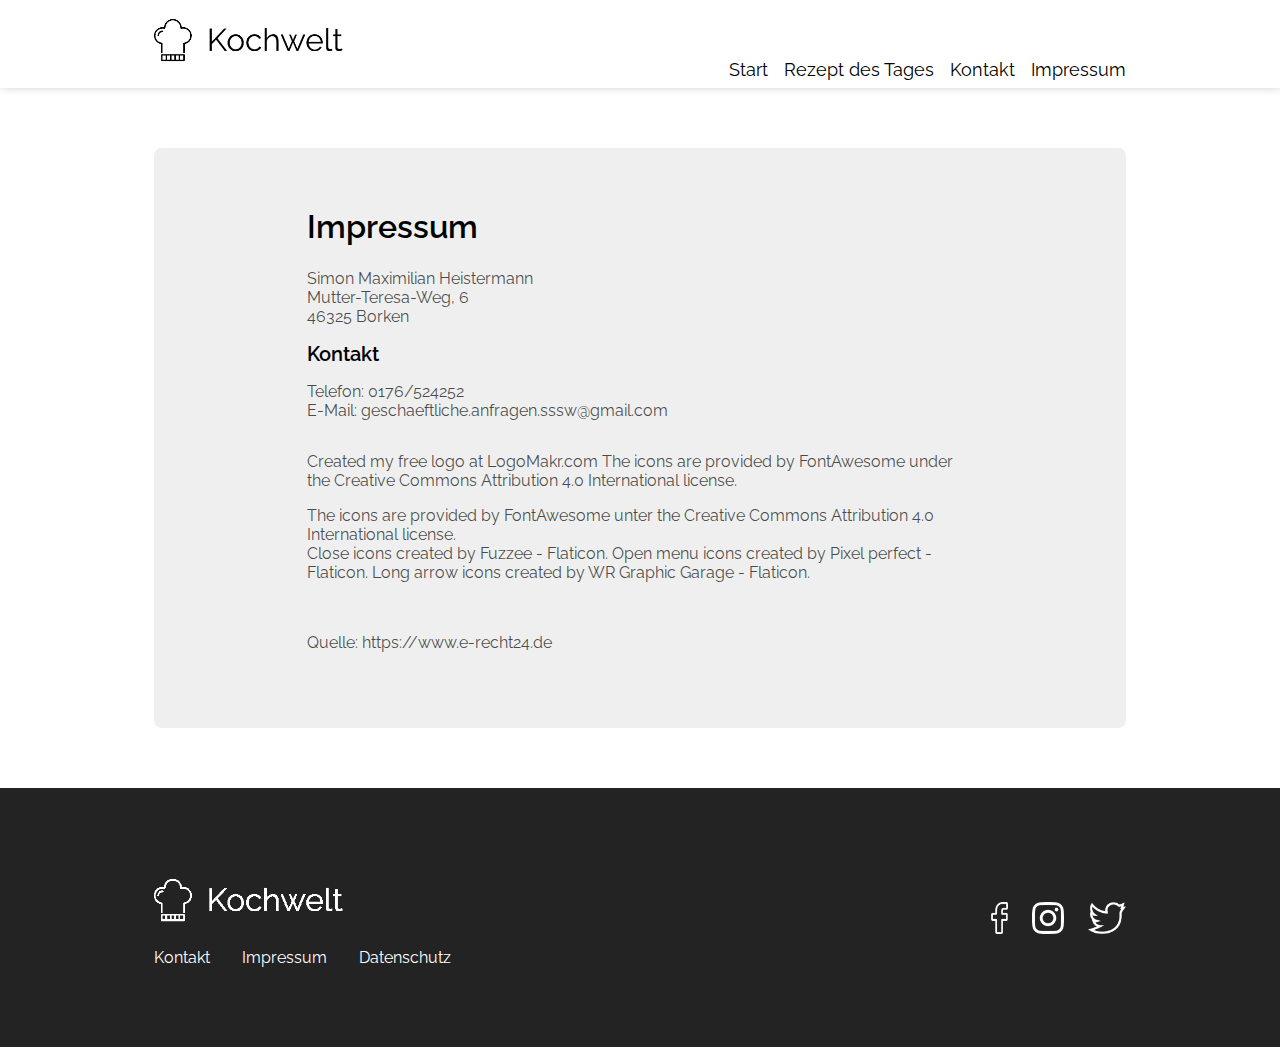
<file: impressum.html>
<!DOCTYPE html>
<html lang="en">
  <head>
    <meta charset="UTF-8" />
    <meta name="viewport" content="width=device-width, initial-scale=1.0" />
    <title>Impressum</title>
    <link
      rel="icon"
      type="image/x-icon"
      href="./assets/img/logo_small.png"
      media="(prefers-color-scheme: light)"
    />
    <link
      rel="icon"
      type="image/x-icon"
      href="./assets/img/logo_small_white.png"
      media="(prefers-color-scheme: dark)"
    />
    <link rel="stylesheet" type="text/css" href="./assets/fonts/fonts.css" />
    <link rel="stylesheet" type="text/css" href="./css_files/style.css" />
    <link
      rel="stylesheet"
      type="text/css"
      href="./css_files/impressum_styles.css"
    />
  </head>
  <body>
    <section class="atf">
      <header>
        <a class="img-position-header-logo d_none_500px" href="./index.html">
          <img
            class="kochwelt-logo"
            src="./assets/img/logo.png"
            alt="Kochwelt Logo"
          />
        </a>
        <a class="img-position-resp-logo d_500px" href="./index.html">
          <img
            class="kochwelt-logo-resp"
            src="./assets/img/logo_small.png"
            alt="Kochwelt Logo"
          />
        </a>
        <nav class="d_none_850px">
          <a href="./index.html">Start</a>
          <a
            href="./recipe_apple_cake.html"
            >Rezept des Tages</a
          >
          <a href="./contact.html"
            >Kontakt</a
          >
          <a href="./impressum.html"
            >Impressum</a
          >
        </nav>
        <button
          onclick="toggleRespMenu(); changeIcon(this)"
          class="burger-menu-button burger-menu-close"
        ></button>
      </header>
    </section>

    <div class="resp_menu_box d_850px">
      <div id="resp_menu" class="resp_menu_closed">
        <a href="./index.html">Start</a>
        <a
          href="./recipe_apple_cake.html"
          >Rezept des Tages</a
        >
        <a href="./contact.html"
          >Kontakt</a
        >
        <a href="./impressum.html"
          >Impressum</a
        >
      </div>
    </div>

    <main>
      <section class="impressum">
        <button onclick="topFunction()" id="myBtn" title="Go to top"></button>
        <div class="impressum-container">
          <div class="impressum-container-box">
            <h1 style="margin-bottom: 8px">Impressum</h1>
            <p>
              Simon Maximilian Heistermann<br />
              Mutter-Teresa-Weg, 6<br />
              46325 Borken
            </p>
            <h3 style="margin: 0">Kontakt</h3>
            <p>
              <a href="tel:0176/524252"> Telefon: 0176/524252</a><br />
              <a
                class="d_none_500px"
                href="mailto:geschaeftliche.anfragen.sssw@gmail.com"
                >E-Mail: geschaeftliche.anfragen.sssw@gmail.com</a
              >
              <a
                class="d_500px"
                href="mailto:geschaeftliche.anfragen.sssw@gmail.com"
                >E-Mail</a
              >
            </p>

            <div class="credit-container">
              <p>
                Created my free logo at
                <a
                  href="https://logomakr.com"
                  target="_blank"
                  rel="noopener noreferrer"
                  >LogoMakr.com</a
                >
                The icons are provided by
                <a
                  href="https://fontawesome.com/"
                  rel="nofollow"
                  target="_blank"
                  rel="noopener noreferrer"
                  >FontAwesome</a
                >
                under the
                <a
                  href="https://fontawesome.com/license"
                  target="_blank"
                  rel="noopener noreferrer"
                  rel="nofollow"
                  >Creative Commons Attribution 4.0 International license</a
                >.
              </p>
              <p>
                The icons are provided by
                <a
                  href="https://fontawesome.com/"
                  rel="nofollow"
                  target="_blank"
                  >FontAwesome</a
                >
                unter the
                <a
                  href="https://fontawesome.com/license"
                  target="_blank"
                  rel="nofollow"
                  >Creative Commons Attribution 4.0 International license</a
                >. <br />
                <a
                  href="https://www.flaticon.com/free-icons/close"
                  title="close icons"
                  >Close icons created by Fuzzee - Flaticon.</a
                >

                <a
                  href="https://www.flaticon.com/free-icons/open-menu"
                  title="open menu icons"
                  >Open menu icons created by Pixel perfect - Flaticon.</a
                >

                <a
                  href="https://www.flaticon.com/free-icons/long-arrow"
                  title="long arrow icons"
                  >Long arrow icons created by WR Graphic Garage - Flaticon.</a
                >
              </p>
              <br />
              <p>
                Quelle:
                <a
                  href="https://www.e-recht24.de"
                  target="_blank"
                  rel="noopener noreferrer"
                  >https://www.e-recht24.de</a
                >
              </p>
            </div>
          </div>
        </div>
      </section>
    </main>

    <footer>
      <div class="footer-container">
        <div class="footer-container-left">
          <a class="img-position-logo" href="./index.html">
            <img
              class="kochwelt-logo"
              src="./assets/img/logo_White.png"
              alt="Kochwelt Logo"
            />
          </a>
          <div class="footer-contact-impressum-usw">
            <a
              class="footer-link"
              href="./contact.html"
            >
              Kontakt
            </a>
            <a class="footer-link" href="./impressum.html"> Impressum </a>
            <a
              class="footer-link"
              href="./datenschutz.html"
            >
              Datenschutz
            </a>
          </div>
        </div>
        <div class="socialmedia-container">
          <a
            class="img-position socialmedia-icon-link"
            href="https://www.facebook.com/"
            target="_blank"
            rel="noopener noreferrer"
          >
            <img
              class="socialmedia-icon-img"
              src="./assets/img/facebook_white.png"
              alt="Facebook Logo"
            />
          </a>
          <a
            class="img-position socialmedia-icon-link"
            href="https://www.instagram.com/"
            target="_blank"
            rel="noopener noreferrer"
          >
            <img
              class="socialmedia-icon-img"
              src="./assets/img/instagram_white.png"
              alt="Instagram Logo"
            />
          </a>
          <a
            class="img-position socialmedia-icon-link"
            href="https://x.com/home"
            target="_blank"
            rel="noopener noreferrer"
          >
            <img
              class="socialmedia-icon-img"
              src="./assets/img/twitter_white.png"
              alt="Twitter Logo"
            />
          </a>
        </div>
      </div>
    </footer>
  </body>

  <script src="./script.js"></script>
</html>
</file>
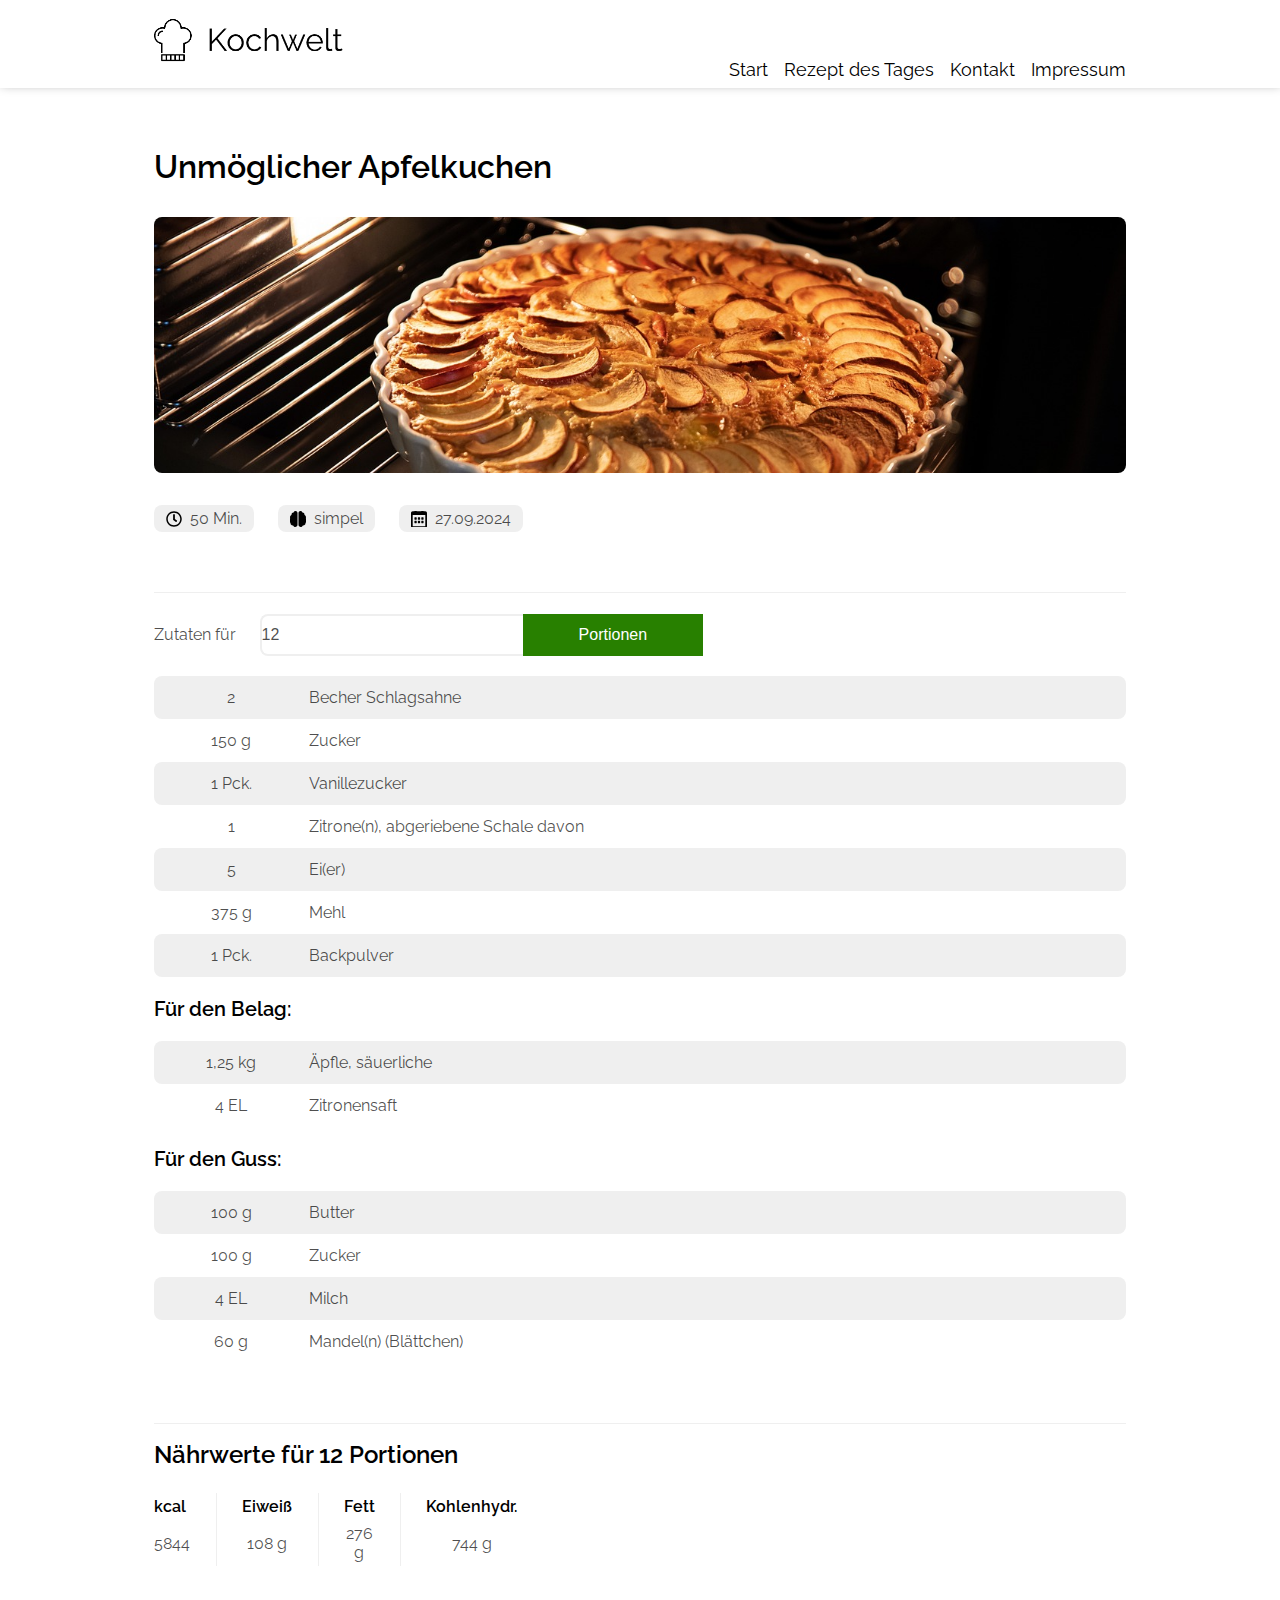
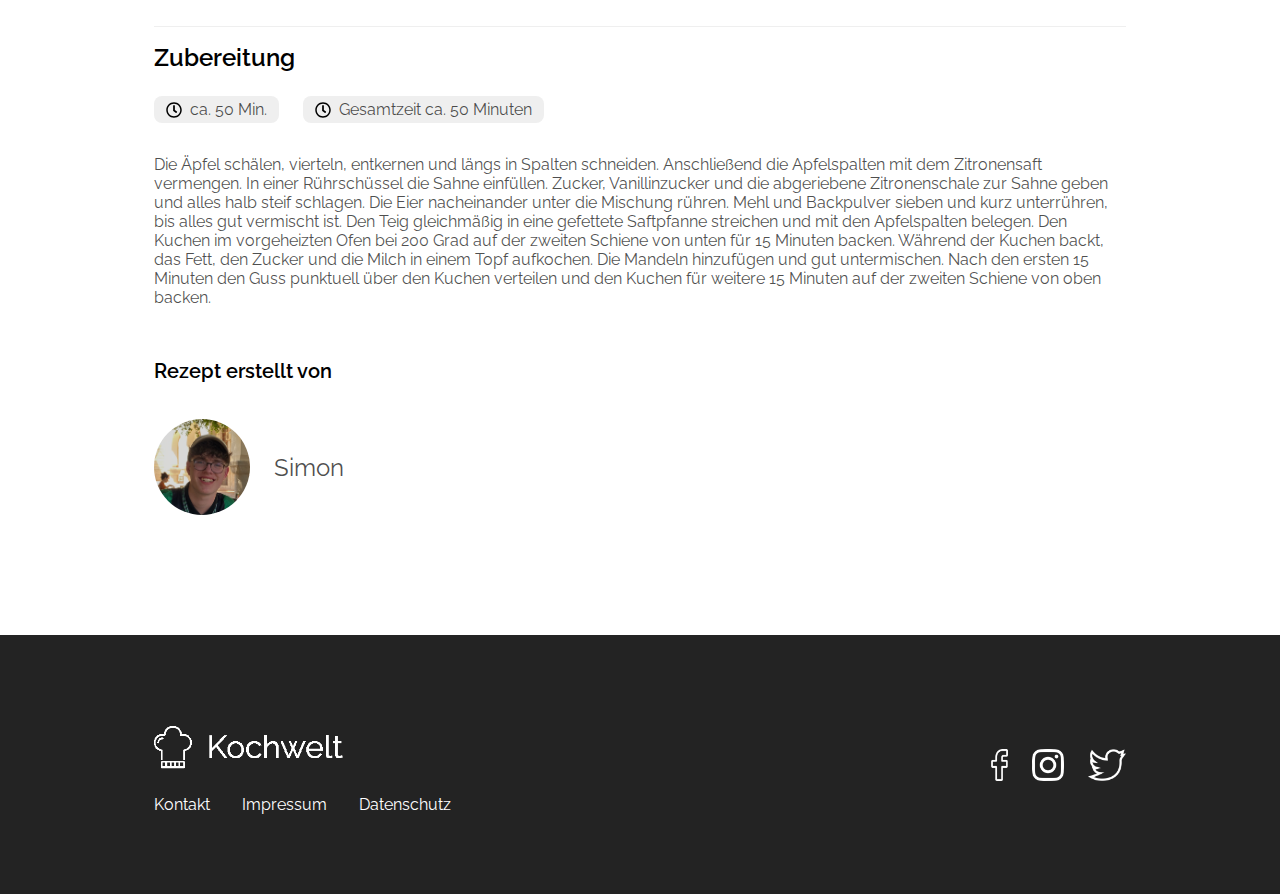
<file: recipe_apple_cake.html>
<!DOCTYPE html>
<html lang="en">
<head>
    <meta charset="UTF-8">
    <meta name="viewport" content="width=device-width, initial-scale=1.0">
    <title>Der unmögliche Apfelkuchen</title>
    <link rel="icon" type="image/x-icon" href="./assets/img/logo_small.png" media="(prefers-color-scheme: light)">
    <link rel="icon" type="image/x-icon" href="./assets/img/logo_small_white.png" media="(prefers-color-scheme: dark)">
    <link rel="stylesheet" type="text/css" href="./assets/fonts/fonts.css">
    <link rel="stylesheet" type="text/css" href="./css_files/style.css">
    <link rel="stylesheet" type="text/css" href="./css_files/recipe_apple_cake_style.css">
</head>
<body>
    <section class="atf">
        <header>
            <a class="img-position-header-logo d_none_500px" href="./index.html">
                <img class="kochwelt-logo" src="./assets/img/logo.png" alt="Kochwelt Logo">
            </a>
            <a class="img-position-resp-logo d_500px" href="./index.html">
                <img class="kochwelt-logo-resp" src="./assets/img/logo_small.png" alt="Kochwelt Logo">
            </a>
            <nav class="d_none_850px">
                <a href="./index.html">Start</a>
                <a href="./recipe_apple_cake.html">Rezept des Tages</a>
                <a href="./contact.html">Kontakt</a>
                <a href="./impressum.html">Impressum</a>
            </nav>
            <button onclick="toggleRespMenu(); changeIcon(this)" class="burger-menu-button burger-menu-close"></button>
        </header>
    </section>

    <div class="resp_menu_box d_850px">
        <div id="resp_menu" class="resp_menu_closed">
            <a href="./index.html">Start</a>
            <a href="./recipe_apple_cake.html">Rezept des Tages</a>
            <a href="./contact.html">Kontakt</a>
            <a href="./impressum.html">Impressum</a>
        </div>
    </div>

    <main>

        <section class="recipe-header">
            <div class="recipe-header-container">
                <h1>Unmöglicher Apfelkuchen</h1>
                <img src="./assets/img/apple_cake_2.jpg" alt="Frischer Apfelkuchen im Ofen">
                <div class="icon-container">
                    <div class="icon-and-text">
                        <img src="./assets/img/icons/clock-regular.svg" alt="Uhr">
                        50 Min.
                    </div>
                    <div class="icon-and-text">
                        <img src="./assets/img/icons/brain-solid.svg" alt="Gehirn">
                        simpel
                    </div>
                    <div class="icon-and-text">
                        <img src="./assets/img/icons/calendar-alt-regular.svg" alt="Kalender">
                        27.09.2024
                    </div>
                </div>
                <div class="displayIcons500px">
                    <div class="displayIcons500px-box">
                        <div class="icon-and-text">
                            <img src="./assets/img/icons/clock-regular.svg" alt="Uhr">
                            50 Min.
                        </div>
                        <div class="icon-and-text">
                            <img src="./assets/img/icons/brain-solid.svg" alt="Gehirn">
                            simpel
                        </div>
                    </div>
                    <div class="icon-and-text">
                        <img src="./assets/img/icons/calendar-alt-regular.svg" alt="Kalender">
                        27.09.2024
                    </div>
                </div>
            </div>
            <button onclick="topFunction()" id="myBtn" title="Go to top"></button>
        </section>

        <section class="recipe-ingredients">
            <div class="seperator-width"></div>
            <form onsubmit="calculateRecipe(); showPortion(); namingFunc(); return false">
                <div class="text-input-button">
                    <label for="recipeInput">Zutaten für</label>
                    <div class="input-and-button">
                        <input required type="number" min="1" max="48" step="any" value="12" id="recipeInput">
                        <button type="submit" id="submit">Portionen</button>
                    </div>
                </div>
            </form>
            <div>
                <table>
                    <tr>
                        <td id="cream">2</td>
                        <td>Becher Schlagsahne</td> 
                    </tr>
                    <tr>
                        <td id="sugar1">150 g</td>
                        <td>Zucker</td> 
                    </tr>
                    <tr>
                        <td id="vanilleSugar">1 Pck.</td>
                        <td>Vanillezucker</td> 
                    </tr>
                    <tr>
                        <td id="lemon">1</td>
                        <td>Zitrone(n), abgeriebene Schale davon</td> 
                    </tr>
                    <tr>
                        <td id="eggs">5</td>
                        <td>Ei(er)</td> 
                    </tr>
                    <tr>
                        <td id="flour">375 g</td>
                        <td>Mehl</td> 
                    </tr>
                    <tr>
                        <td id="bakingPowder">1 Pck.</td>
                        <td>Backpulver</td> 
                    </tr>
                </table>
                <h3>Für den Belag:</h3>
                <table>
                    <tr>
                        <td id="apples">1,25 kg</td>
                        <td>Äpfle, säuerliche</td> 
                    </tr>
                    <tr>
                        <td id="lemonJuice">4 EL</td>
                        <td>Zitronensaft</td> 
                    </tr>
                </table>
                <h3>Für den Guss:</h3>
                <table>
                    <tr>
                        <td id="butter">100 g</td>
                        <td>Butter</td> 
                    </tr>
                    <tr>
                        <td id="sugar2">100 g</td>
                        <td>Zucker</td> 
                    </tr>
                    <tr>
                        <td id="milk">4 EL</td>
                        <td>Milch</td> 
                    </tr>
                    <tr>
                        <td id="almonds">60 g</td>
                        <td>Mandel(n) (Blättchen)</td> 
                    </tr>
                </table>
            </div>
        </section>

        <section class="recipe-nutritional-values">
            <div class="seperator-width"></div>
                <h2 style="margin-bottom: 8px;">Nährwerte für <span id="numberOfPortions">12</span><span id="portionEnding"> Portionen</span></h2>
                <table class="nutri-table">
                    <tr>
                        <th class="td-th-first">kcal</th>
                        <th class="nutri-td-th">Eiweiß</th>
                        <th class="nutri-td-th">Fett</th>
                        <th class="nutri-td-th">Kohlenhydr.</th>
                    </tr>
                    <tr>
                        <td class="td-th-first" id="kcal">5844</td>
                        <td class="nutri-td-th" id="protein">108 g</td>
                        <td class="nutri-td-th" id="fat">276 g</td>
                        <td class="nutri-td-th" id="carbs">744 g</td>
                    </tr>
                </table>
        </section>

        <section class="preparation">
            <div class="seperator-width"></div>
            <h2 style="margin-bottom: 8px;">Zubereitung</h2>
            <div class="icon-container">
                <div class="icon-and-text">
                    <img src="./assets/img/icons/clock-regular.svg" alt="Uhr">
                    ca. 50 Min.
                </div>
                <div class="icon-and-text">
                    <img src="./assets/img/icons/clock-regular.svg" alt="Uhr">
                    Gesamtzeit ca. 50 Minuten
                </div>
            </div>
            <div class="displayIcons500px2">
                <div class="displayIcons500px-box2">
                    <div class="icon-and-text2">
                        <img src="./assets/img/icons/clock-regular.svg" alt="Uhr">
                        50 Min.
                    </div>
                    <div class="icon-and-text2">
                        <img src="./assets/img/icons/clock-regular.svg" alt="Uhr">
                        Gesamtzeit ca. 50 Minuten
                    </div>
                </div>
            </div>
            <p>Die Äpfel schälen, vierteln, entkernen und längs in Spalten schneiden. Anschließend die Apfelspalten
                mit dem Zitronensaft vermengen. In einer Rührschüssel die Sahne einfüllen. Zucker, Vanillinzucker und 
                die abgeriebene Zitronenschale zur Sahne geben und alles halb steif schlagen. Die Eier nacheinander unter 
                die Mischung rühren. Mehl und Backpulver sieben und kurz unterrühren, bis alles gut vermischt ist. Den 
                Teig gleichmäßig in eine gefettete Saftpfanne streichen und mit den Apfelspalten belegen. Den Kuchen im 
                vorgeheizten Ofen bei 200 Grad auf der zweiten Schiene von unten für 15 Minuten backen. Während der 
                Kuchen backt, das Fett, den Zucker und die Milch in einem Topf aufkochen. Die Mandeln hinzufügen und 
                gut untermischen. Nach den ersten 15 Minuten den Guss punktuell über den Kuchen verteilen und den 
                Kuchen für weitere 15 Minuten auf der zweiten Schiene von oben backen.
            </p>
            <h4>Rezept erstellt von</h4>
            <div class="recipe-by">
                <img src="./assets/img/profile_simon.jpeg" alt="Profilbild">
                <span>Simon</span>
            </div>
        </section>

    </main>

    <footer>
        <div class="footer-container">
            <div class="footer-container-left">
                <a class="img-position-logo" href="./index.html">
                    <img class="kochwelt-logo" src="./assets/img/logo_White.png" alt="Kochwelt Logo">
                </a>
                <div class="footer-contact-impressum-usw">
                    <a class="footer-link" href="./contact.html">
                        Kontakt
                    </a>
                    <a class="footer-link" href="./impressum.html">
                        Impressum
                    </a>
                    <a class="footer-link" href="./datenschutz.html">
                        Datenschutz
                    </a>
                </div>
            </div>
            <div class="socialmedia-container">
                <a class="img-position socialmedia-icon-link" href="https://www.facebook.com/" target="_blank" rel="noopener noreferrer">
                    <img class="socialmedia-icon-img" src="./assets/img/facebook_white.png" alt="Facebook Logo">
                </a>
                <a class="img-position socialmedia-icon-link" href="https://www.instagram.com/" target="_blank" rel="noopener noreferrer">
                    <img class="socialmedia-icon-img" src="./assets/img/instagram_white.png" alt="Instagram Logo">
                </a>
                <a class="img-position socialmedia-icon-link" href="https://x.com/home" target="_blank" rel="noopener noreferrer">
                    <img class="socialmedia-icon-img" src="./assets/img/twitter_white.png" alt="Twitter Logo">
                </a>
            </div>
        </div>  
    </footer>
</body>


<script src="./script.js"></script>
<script src="./recipe_apple_cake.js"></script>

</html>
</file>
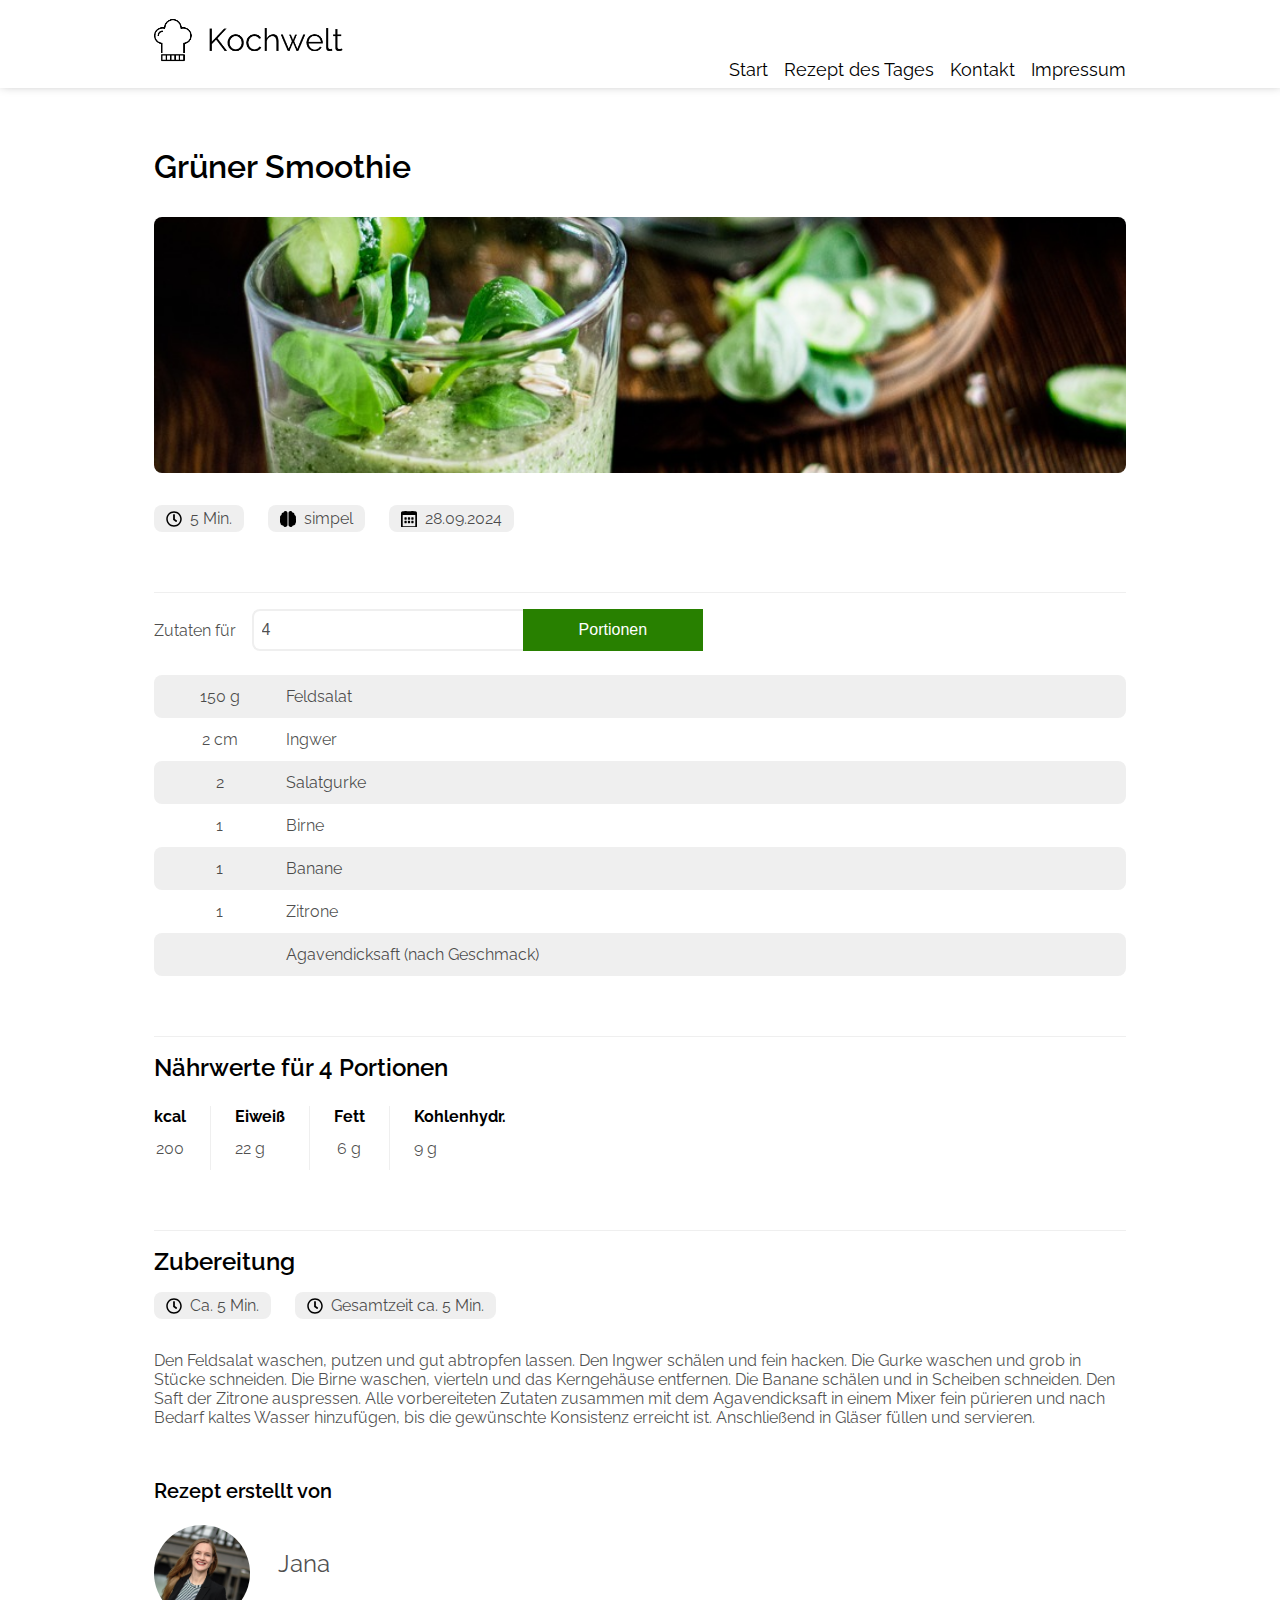
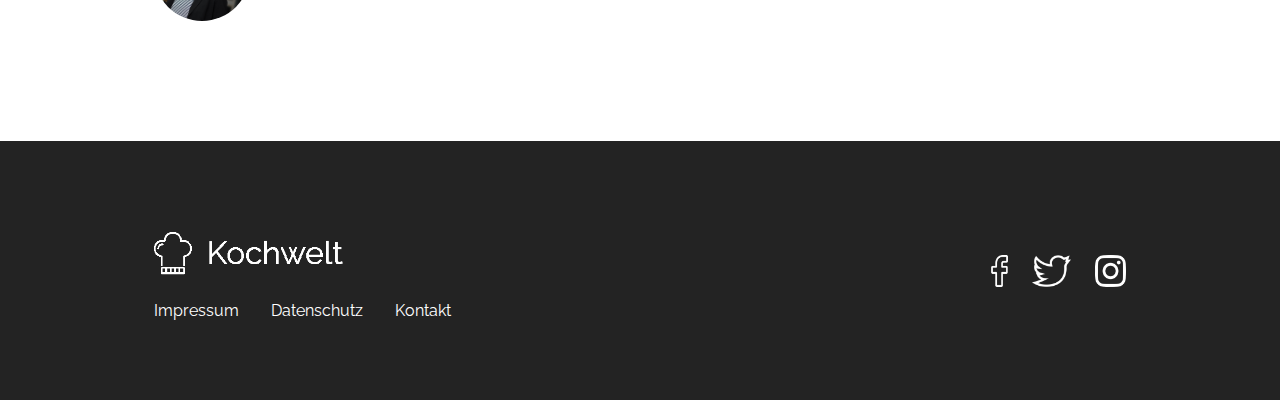
<file: rezept_gruener_sommthie.html>
<!DOCTYPE html>
<html lang="en">
  <head>
    <meta charset="UTF-8" />
    <meta http-equiv="X-UA-Compatible" content="IE=edge" />
    <meta name="viewport" content="width=device-width, initial-scale=1.0" />
    <title>Grüner Smoothie</title>
    <link rel="icon" type="image/x-icon" href="./assets/img/logo_small.png" media="(prefers-color-scheme: light)">
    <link rel="icon" type="image/x-icon" href="./assets/img/logo_small_white.png" media="(prefers-color-scheme: dark)">
    <link rel="stylesheet" type="text/css" href="./css_files/style_2.css" />
    <link rel="stylesheet" type="text/css" href="./css_files/smoothie_styles.css" />
    <link rel="stylesheet" href="./assets/fonts/fonts.css">
 
  </head>

  <body>
    <section class="aot">
      <header>
        <a class="logoPosition logoDesktopOnOff" href="./index.html"  ><img class="logo" src="./assets/img/logo.png" alt="Logo Kochwelt" /></a>
        <a class="logoPosition logoMobileOnOff" href="./index.html"  ><img class="logoMobile" src="./assets/img/logo_small.png" alt="Logo Kochwelt" /></a>
        <nav>
          <a class="navLink" href="./index.html"  >Start</a>
          <a class="navLink" href="./recipe_apple_cake.html"  >Rezept des Tages</a>
          <a class="navLink" href="./contact.html"  >Kontakt</a>
          <a class="navLink" href="./impressum.html"  >Impressum</a>
        </nav>
        <button onclick="toggleNav(); changeIcon(this)" class="myMenueClose myMenueBurger" title="menu bar icons Menu bar icons created by Alfan Subekti - Flaticon"></button>
      </header>
    </section>

    <div class="respMenueBoxContainer d_850px" >
    <div id="respMenue" class="respMenueBox closedMenueBox">
      <a class="resp-link" href="./index.html"  >Start</a>
      <a class="resp-link" href="./recipe_apple_cake.html"  >Rezept des Tages</a>
      <a class="resp-link" href="./contact.html"  >Kontakt</a>
      <a class="resp-link" href="./impressum.html"  >Impressum</a>
    </div>
  </div>


<section class="main">
  <section class="recipeHead">
    <h1>Grüner Smoothie</h1>
    <img class="recipeHeadImg" src="./assets/img/cocktail.jpg" alt="Smoothie Gurke Feldsalat" />
    <div class="badgesDesktopOnOff">
    <small class="badges">
      <span class="singleBadge">
        <img src="./assets/img/icons/clock-regular.svg" alt="icon Clock" />
        5 Min.
      </span>
      <span class="singleBadge">
        <img src="./assets/img/icons/brain-solid.svg" alt="icon Brain" />
        simpel
      </span>
      <span class="singleBadge badgeRight">
        <img src="./assets/img/icons/calendar-alt-regular.svg" alt="icon Calander" />
        28.09.2024
      </span>
    </small>
  </div>

    <div class="badgesMobileOnOff">
      <small class="badgesMobile">
      <div class="badgeUnitOne">
         <div class="singleBadge">
           <img src="./assets/img/icons/clock-regular.svg" alt="icon Clock" />
           5 Min.
         </div>
         <div class="singleBadge">
            <img src="./assets/img/icons/brain-solid.svg" alt="icon Brain" />
           simpel
         </div>
      </div>
      <div class="badgeUnitTwo">
       <div class="singleBadge badgeRight">
         <img src="./assets/img/icons/calendar-alt-regular.svg" alt="icon Calander" />
         28.09.2024
        </div>
       </div>
    </small>
   </div>
  </section>
  
    <section class="table">
         <div class="line"><button onclick="topFunction()" id="myBtn" title="Go to top"></button></div>
        
         <form class="inputDet" onsubmit="quantityfunc(); nutrifunc(); portionfunc(); namingfunc(); return false">
          <label class="lable" for="measurement">Zutaten für </label>
          <input class="inputLook" type="number" step= any min="1" max="92" id="myInput" value="4">
          <button type="submit" id="namingButton">Portionen</button>
          <p id="ifPortionsDisplay" class="d_none"></p>
        </form>
        
        <table class="tableStyl">
             <tr>
                <td class="td">150 g</td>
                <td class="tdRight">Feldsalat</td>
             </tr>
             <tr>
                <td class="td">2 cm</td>
                <td class="tdRight">Ingwer</td>
             </tr>
                <td class="td">2</td>
                <td class="tdRight">Salatgurke</td>
             </tr>
             <tr>
                <td class="td">1</td>
                <td class="tdRight">Birne</td>
             </tr>
             <tr>
                <td class="td">1</td>
                <td class="tdRight">Banane</td>
             </tr>
             <tr>
                <td class="td">1</td>
                <td class="tdRight">Zitrone</td>
             </tr>
             <tr>
                <td class="td"></td>
                <td class="tdRight">Agavendicksaft (nach Geschmack)</td>
             </tr>
        </table>
    </section>

<section class="nutritionalValuesContainer"> 
  <div class="line"></div>
  <h2 id="portionAmount">Nährwerte für 4 Portionen</h2>
  <table class="nutritionalTable" >
    <tr>
      <th class="tdNutri">kcal</td>
      <th class="nutriSpace">Eiweiß</td>
      <th class="nutriSpace">Fett</td>
      <th class="nutriSpace">Kohlenhydr.</td>
   </tr>
    <tr class="grey">
      <td id="cal" class="tdNutri">200</td>
      <td id="prot" class="nutriSpace">22 g</td>
      <td id="fett" class="nutriSpace">6 g</td>
      <td id="carbs" class="nutriSpace">9 g</td>
   </tr>
  </table>

</section>
    <section class="preperation">
      <div class="line"></div>
      <h2>Zubereitung</h2>
      <div class="badgesDesktopOnOff">
      <div class="badges">
         <div class="singleBadge">
          <img src="./assets/img/icons/clock-regular.svg" alt="icon Clock" />
          Ca. 5 Min.
        </div>
         <div class="singleBadge">
          <img src="./assets/img/icons/clock-regular.svg" alt="icon Clock" />
          Gesamtzeit ca. 5 Min.
         </div>
      </div>
    </div>
    <div class="badgesMobileOnOff">
      <div class="badgesMobile">
         <div class="singleBadge">
          <img src="./assets/img/icons/clock-regular.svg" alt="icon Clock" />
          Ca. 5 Min.
        </div>
         <div class="singleBadge">
          <img src="./assets/img/icons/clock-regular.svg" alt="icon Clock" />
          Gesamtzeit ca. 5 Min.
         </div>
      </div>
    </div>
      <div class="prepCopy"> Den Feldsalat waschen, putzen und gut abtropfen lassen. Den Ingwer schälen und fein hacken. Die Gurke waschen und grob in Stücke schneiden. Die Birne waschen, vierteln und das Kerngehäuse entfernen. Die Banane schälen und in Scheiben schneiden. Den Saft der Zitrone auspressen. Alle vorbereiteten Zutaten zusammen mit dem Agavendicksaft in einem Mixer fein pürieren und nach Bedarf kaltes Wasser hinzufügen, bis die gewünschte Konsistenz erreicht ist. Anschließend in Gläser füllen und servieren.</div>
    </section>

<section class="copyWriter">
    <h3>Rezept erstellt von</h3>
    <div class="copyWriterContainer">
      <img src="./assets/img/161031_DSC_0114-web.jpeg" alt="Profile image">
      <p class="copyWriterName">Jana</p>
    </div>
</section>
</section>

<footer>
  <div id="footer" class="footerConatinaer">
    <div class="footerContainerLeft">
      <a class="img-position" href="./index.html"><img class="kochwelt-logo" src="./assets/img/logo_White.png" alt="logo" /></a>
      <div class="footerNav">
        <a class="footerLink" href="./impressum.html"  >Impressum</a>
        <a class="footerLink" href="./datenschutz.html">Datenschutz</a>
        <a class="footerLink" href="./contact.html"  >Kontakt</a>
      </div>
    </div>
    <div class="footerSocialcontainer">
      <a class="footerSocialIcons" target="_blank" rel="noopener noreferrer"  href="https://www.facebook.com/?locale=de_DE"><img class="footerSocialIconImg" src="./assets/img/facebook_white.png" alt="Facebook Icons"></a>
      <a class="footerSocialIcons" target="_blank" rel="noopener noreferrer"  href="https://www.instagram.com/sakuraramen/?hl=de"><img class="footerSocialIconImg" src="./assets/img/twitter_white.png" alt="Twitter Icons"></a>
      <a class="footerSocialIcons" target="_blank" rel="noopener noreferrer"  href="https://www.instagram.com/"><img class="footerSocialIconImg" src="./assets/img/instagram_white.png" alt="Instagram Icons"></a>
   </div>
  </div>
</footer>

</body>

<script src="./recipie_smoothie.js"></script>

</html>
</file>
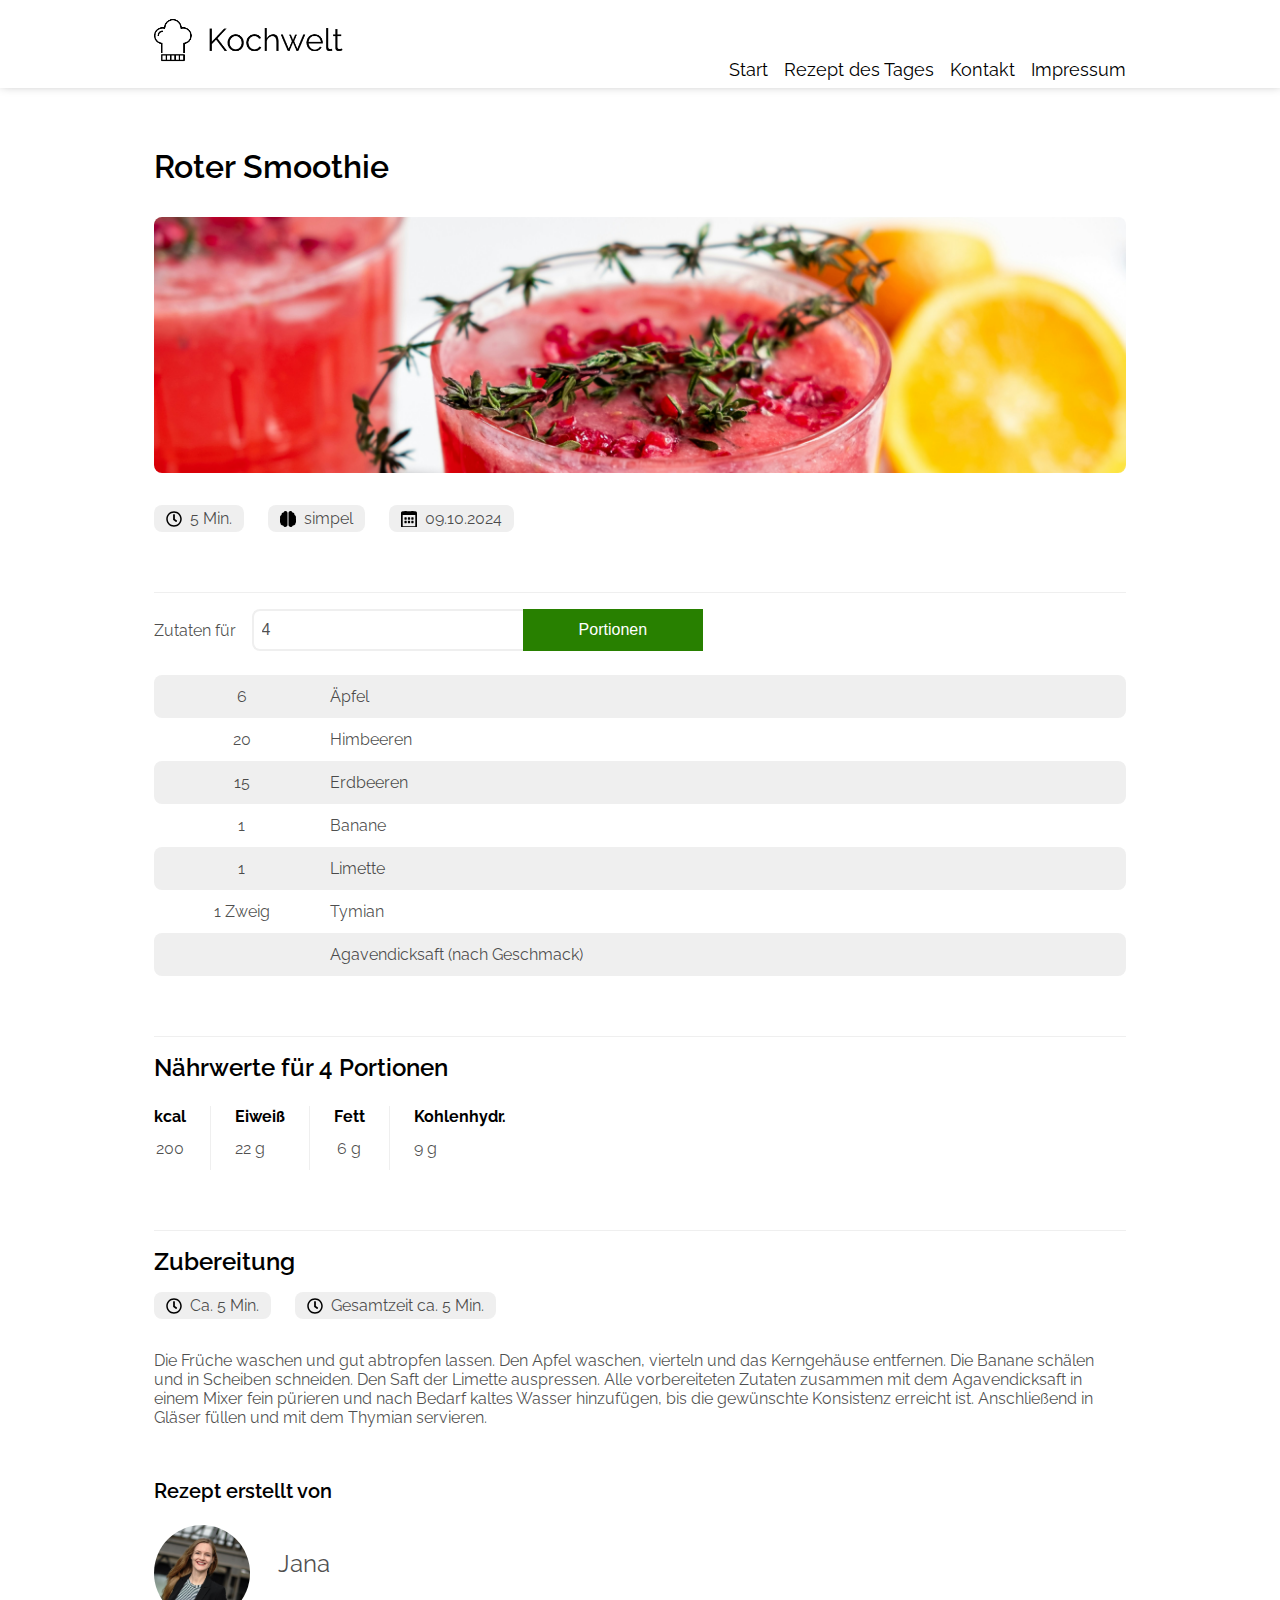
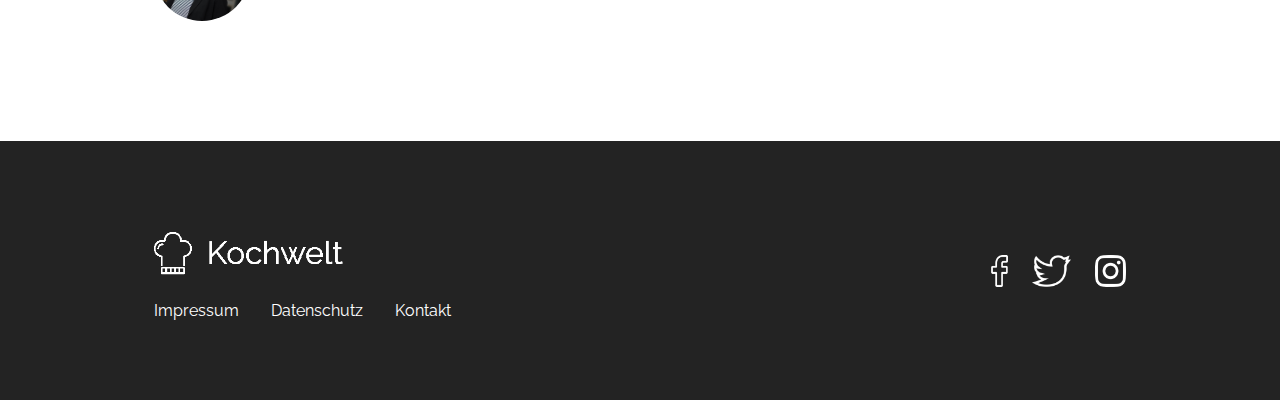
<file: rezept_roter_sommthie.html>
<!DOCTYPE html>
<html lang="en">
  <head>
    <meta charset="UTF-8" />
    <meta http-equiv="X-UA-Compatible" content="IE=edge" />
    <meta name="viewport" content="width=device-width, initial-scale=1.0" />
    <title>Roter Smoothie</title>
    <link rel="icon" type="image/x-icon" href="./assets/img/logo_small.png" media="(prefers-color-scheme: light)">
    <link rel="icon" type="image/x-icon" href="./assets/img/logo_small_white.png" media="(prefers-color-scheme: dark)">
    <link rel="stylesheet" type="text/css" href="./css_files/style_2.css" />
    <link rel="stylesheet" type="text/css" href="./css_files/smoothie_styles.css" />
    <link rel="stylesheet" href="./assets/fonts/fonts.css">
 
  </head>

  <body>
    <section class="aot">
      <header>
        <a class="logoPosition logoDesktopOnOff" href="./index.html" ><img class="logo" src="./assets/img/logo.png" alt="Logo Kochwelt" /></a>
        <a class="logoPosition logoMobileOnOff" href="./index.html" ><img class="logoMobile" src="./assets/img/logo_small.png" alt="Logo Kochwelt" /></a>
        <nav>
          <a class="navLink" href="./index.html" >Start</a>
          <a class="navLink" href="./recipe_apple_cake.html" >Rezept des Tages</a>
          <a class="navLink" href="./contact.html" >Kontakt</a>
          <a class="navLink" href="./impressum.html" >Impressum</a>
        </nav>
        <button onclick="toggleNav(); changeIcon(this)" class="myMenueClose myMenueBurger" title="menu bar icons Menu bar icons created by Alfan Subekti - Flaticon"></button>
      </header>
    </section>

    <div class="respMenueBoxContainer d_850px" >
    <div id="respMenue" class="respMenueBox closedMenueBox">
      <a class="resp-link" href="./index.html" >Start</a>
      <a class="resp-link" href="./recipe_apple_cake.html" >Rezept des Tages</a>
      <a class="resp-link" href="./contact.html" >Kontakt</a>
      <a class="resp-link" href="./impressum.html" >Impressum</a>
    </div>
  </div>


<section class="main">
  <section class="recipeHead">
    <h1>Roter Smoothie</h1>
    <img class="HeaderImg" src="./assets/img/roter_smoothie.jpg" alt="Roter Smoothei" />
    <div class="badgesDesktopOnOff">
    <small class="badges">
      <span class="singleBadge">
        <img src="./assets/img/icons/clock-regular.svg" alt="icon Clock" />
        5 Min.
      </span>
      <span class="singleBadge">
        <img src="./assets/img/icons/brain-solid.svg" alt="icon Brain" />
        simpel
      </span>
      <span class="singleBadge badgeRight">
        <img src="./assets/img/icons/calendar-alt-regular.svg" alt="icon Calander" />
        09.10.2024
      </span>
    </small>
  </div>

    <div class="badgesMobileOnOff">
      <small class="badgesMobile">
      <div class="badgeUnitOne">
         <div class="singleBadge">
           <img src="./assets/img/icons/clock-regular.svg" alt="icon Clock" />
           5 Min.
         </div>
         <div class="singleBadge">
            <img src="./assets/img/icons/brain-solid.svg" alt="icon Brain" />
           simpel
         </div>
      </div>
      <div class="badgeUnitTwo">
       <div class="singleBadge badgeRight">
         <img src="./assets/img/icons/calendar-alt-regular.svg" alt="icon Calander" />
         09.10.2024
        </div>
       </div>
    </small>
   </div>
  </section>
  
    <section class="table">
         <div class="line"><button onclick="topFunction()" id="myBtn" title="Go to top"></button></div>
        
         <form class="inputDet" onsubmit="quantityfuncR(); nutrifuncR (); portionfuncR(); namingfuncR(); return false">
          <label class="lable" for="measurement">Zutaten für </label>
          <input class="inputLook" type="number" step= any min="1" max="92" id="myInputR" value="4">
          <button type="submit" id="namingButton">Portionen</button>
          <p id="ifPortionsDisplay" class="d_none"></p>
        </form>
        
        <table class="tableStyl">
             <tr>
                <td class="td">6</td>
                <td class="tdRight">Äpfel</td>
             </tr>
             <tr>
                <td class="td">20</td>
                <td class="tdRight">Himbeeren</td>
             </tr>
                <td class="td">15</td>
                <td class="tdRight">Erdbeeren</td>
             </tr>
             <tr>
                <td class="td">1</td>
                <td class="tdRight">Banane</td>
             </tr>
             <tr>
                <td class="td">1</td>
                <td class="tdRight">Limette</td>
             </tr>
             <tr>
                <td class="td">1 Zweig</td>
                <td class="tdRight">Tymian</td>
             </tr>
             <tr>
                <td class="td"></td>
                <td class="tdRight">Agavendicksaft (nach Geschmack)</td>
             </tr>
        </table>
    </section>

<section class="nutritionalValuesContainer"> 
  <div class="line"></div>
  <h2 id="portionAmount">Nährwerte für 4 Portionen</h2>
  <table class="nutritionalTable" >
    <tr>
      <th class="tdNutri">kcal</td>
      <th class="nutriSpace">Eiweiß</td>
      <th class="nutriSpace">Fett</td>
      <th class="nutriSpace">Kohlenhydr.</td>
   </tr>
    <tr class="grey">
      <td id="cal" class="tdNutri">200</td>
      <td id="prot" class="nutriSpace">22 g</td>
      <td id="fett" class="nutriSpace">6 g</td>
      <td id="carbs" class="nutriSpace">9 g</td>
   </tr>
  </table>

</section>
    <section class="preperation">
      <div class="line"></div>
      <h2>Zubereitung</h2>
      <div class="badgesDesktopOnOff">
      <div class="badges">
         <div class="singleBadge">
          <img src="./assets/img/icons/clock-regular.svg" alt="icon Clock" />
          Ca. 5 Min.
        </div>
         <div class="singleBadge">
          <img src="./assets/img/icons/clock-regular.svg" alt="icon Clock" />
          Gesamtzeit ca. 5 Min.
         </div>
      </div>
    </div>
    <div class="badgesMobileOnOff">
      <div class="badgesMobile">
         <div class="singleBadge">
          <img src="./assets/img/icons/clock-regular.svg" alt="icon Clock" />
          Ca. 5 Min.
        </div>
         <div class="singleBadge">
          <img src="./assets/img/icons/clock-regular.svg" alt="icon Clock" />
          Gesamtzeit ca. 5 Min.
         </div>
      </div>
    </div>
      <div class="prepCopy"> Die Früche waschen und gut abtropfen lassen. Den Apfel waschen, vierteln und das Kerngehäuse entfernen. Die Banane schälen und in Scheiben schneiden. Den Saft der Limette auspressen. Alle vorbereiteten Zutaten zusammen mit dem Agavendicksaft in einem Mixer fein pürieren und nach Bedarf kaltes Wasser hinzufügen, bis die gewünschte Konsistenz erreicht ist. Anschließend in Gläser füllen und mit dem Thymian servieren.</div>
    </section>

<section class="copyWriter">
    <h3>Rezept erstellt von</h3>
    <div class="copyWriterContainer">
      <img src="./assets/img/161031_DSC_0114-web.jpeg" alt="Profile image">
      <p class="copyWriterName">Jana</p>
    </div>
</section>
</section>

<footer>
  <div id="footer" class="footerConatinaer">
    <div class="footerContainerLeft">
      <a class="img-position" href="./index.html" ><img class="kochwelt-logo" src="./assets/img/logo_White.png" alt="logo" /></a>
      <div class="footerNav">
        <a class="footerLink" href="./impressum.html" >Impressum</a>
        <a class="footerLink" href="./datenschutz.html">Datenschutz</a>
        <a class="footerLink" href="./contact.html" >Kontakt</a>
      </div>
    </div>
    <div class="footerSocialcontainer">
      <a class="footerSocialIcons" target="_blank" rel="noopener noreferrer"  href="https://www.facebook.com/?locale=de_DE"><img class="footerSocialIconImg" src="./assets/img/facebook_white.png" alt="Facebook Icons"></a>
      <a class="footerSocialIcons"  target="_blank" rel="noopener noreferrer" href="https://www.instagram.com/sakuraramen/?hl=de"><img class="footerSocialIconImg" src="./assets/img/twitter_white.png" alt="Twitter Icons"></a>
      <a class="footerSocialIcons" target="_blank" rel="noopener noreferrer" href="https://www.instagram.com/"><img class="footerSocialIconImg" src="./assets/img/instagram_white.png" alt="Instagram Icons"></a>
   </div>
  </div>
</footer>

</body>

<script src="./recipie_smoothie.js"></script>

</html>
</file>
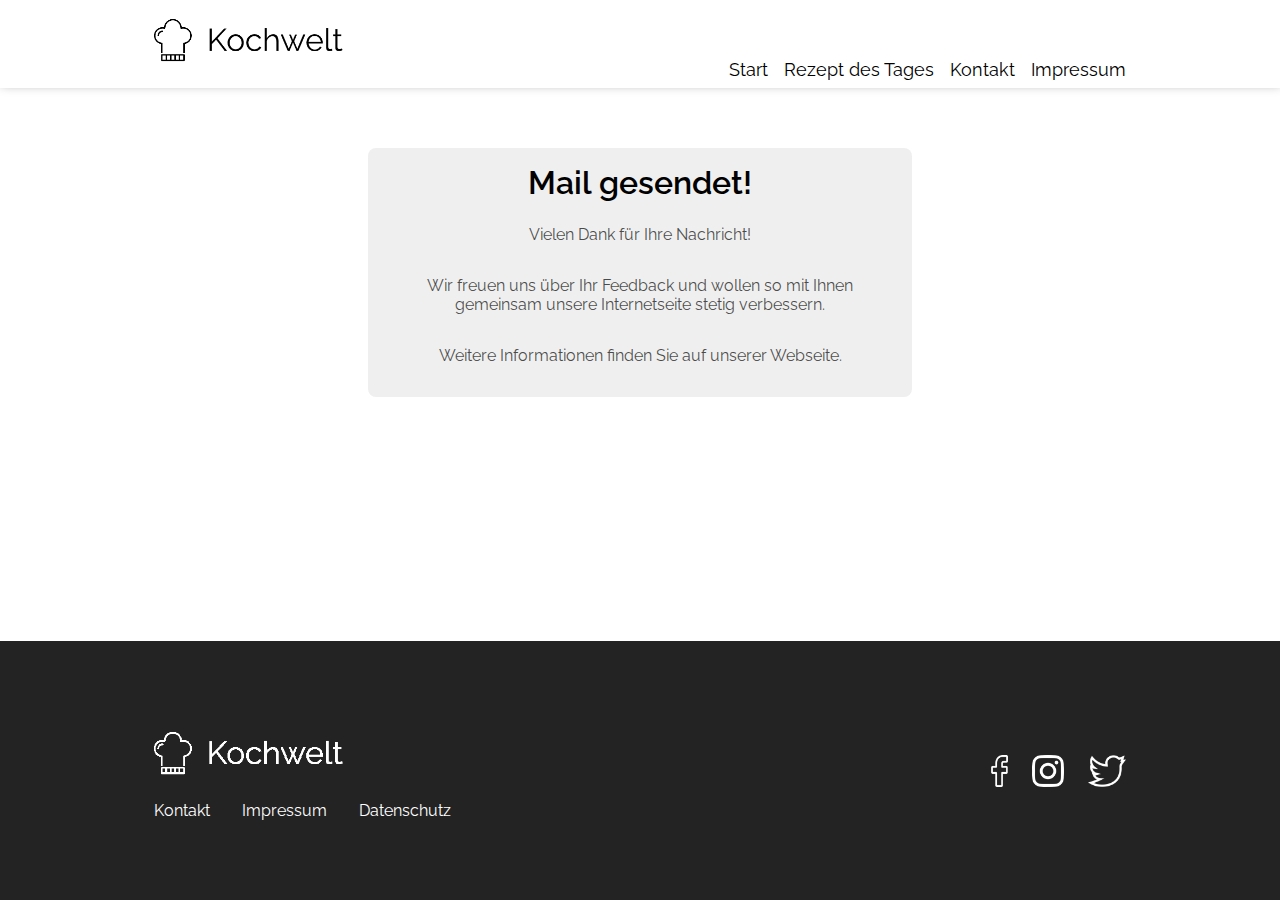
<file: send_mail.html>
<!DOCTYPE html>
<html lang="en">
<head>
    <meta charset="UTF-8">
    <meta name="viewport" content="width=device-width, initial-scale=1.0">
    <title>Mail gesendet</title>
    <link rel="icon" type="image/x-icon" href="./assets/img/logo_small.png" media="(prefers-color-scheme: light)">
    <link rel="icon" type="image/x-icon" href="./assets/img/logo_small_white.png" media="(prefers-color-scheme: dark)">
    <link rel="stylesheet" type="text/css" href="./assets/fonts/fonts.css">
    <link rel="stylesheet" type="text/css" href="./css_files/style.css">
    <link rel="stylesheet" type="text/css" href="./css_files/send_mail_styles.css">
</head>
<body>
    <section class="atf">
        <header>
            <a class="img-position-header-logo d_none_500px" href="./index.html">
                <img class="kochwelt-logo" src="./assets/img/logo.png" alt="Kochwelt Logo">
            </a>
            <a class="img-position-resp-logo d_500px" href="./index.html">
                <img class="kochwelt-logo-resp" src="./assets/img/logo_small.png" alt="Kochwelt Logo">
            </a>
            <nav class="d_none_850px">
                <a href="./index.html">Start</a>
                <a href="./recipe_apple_cake.html">Rezept des Tages</a>
                <a href="./contact.html">Kontakt</a>
                <a href="./impressum.html">Impressum</a>
            </nav>
            <button onclick="toggleRespMenu(); changeIcon(this)" class="burger-menu-button burger-menu-close"></button>
        </header>
    </section>

    <div class="resp_menu_box d_850px">
        <div id="resp_menu" class="resp_menu_closed">
            <a href="./index.html">Start</a>
            <a href="./recipe_apple_cake.html">Rezept des Tages</a>
            <a href="./contact.html">Kontakt</a>
            <a href="./impressum.html">Impressum</a>
        </div>
    </div>

    <main>

        <section class="send-mail">
            <button onclick="topFunction()" id="myBtn" title="Go to top"></button>
            <div class="send-mail-container">
                <h1 style="margin-bottom: 8px;">Mail gesendet!</h1>
                <p>Vielen Dank für Ihre Nachricht!</p>
                <p>Wir freuen uns über Ihr Feedback und wollen so mit Ihnen gemeinsam unsere Internetseite stetig verbessern.</p>
                <p>Weitere Informationen finden Sie auf unserer <a href="./index.html" target="_blank" rel="noopener noreferrer">Webseite.</a></p>
            </div>
        </section>

    </main>

    <footer>
        <div class="footer-container">
            <div class="footer-container-left">
                <a class="img-position-logo" href="./index.html">
                    <img class="kochwelt-logo" src="./assets/img/logo_White.png" alt="Kochwelt Logo">
                </a>
                <div class="footer-contact-impressum-usw">
                    <a class="footer-link" href="./contact.html">
                        Kontakt
                    </a>
                    <a class="footer-link" href="./impressum.html">
                        Impressum
                    </a>
                    <a class="footer-link" href="./datenschutz.html">
                        Datenschutz
                    </a>
                </div>
            </div>
            <div class="socialmedia-container">
                <a class="img-position socialmedia-icon-link" href="https://www.facebook.com/" target="_blank" rel="noopener noreferrer">
                    <img class="socialmedia-icon-img" src="./assets/img/facebook_white.png" alt="Facebook Logo">
                </a>
                <a class="img-position socialmedia-icon-link" href="https://www.instagram.com/" target="_blank" rel="noopener noreferrer">
                    <img class="socialmedia-icon-img" src="./assets/img/instagram_white.png" alt="Instagram Logo">
                </a>
                <a class="img-position socialmedia-icon-link" href="https://x.com/home" target="_blank" rel="noopener noreferrer">
                    <img class="socialmedia-icon-img" src="./assets/img/twitter_white.png" alt="Twitter Logo">
                </a>
            </div>
        </div>  
    </footer>
</body>

<script src="./script.js"></script>

</html>
</file>
<file: assets/fonts/fonts.css>
/* raleway-100 - cyrillic_cyrillic-ext_latin_latin-ext_vietnamese */
@font-face {
    font-display: swap; /* Check https://developer.mozilla.org/en-US/docs/Web/CSS/@font-face/font-display for other options. */
    font-family: 'Raleway';
    font-style: normal;
    font-weight: 100;
    src: url('./raleway-v34-cyrillic_cyrillic-ext_latin_latin-ext_vietnamese-100.woff2') format('woff2'); /* Chrome 36+, Opera 23+, Firefox 39+, Safari 12+, iOS 10+ */
  }
  /* raleway-100italic - cyrillic_cyrillic-ext_latin_latin-ext_vietnamese */
  @font-face {
    font-display: swap; /* Check https://developer.mozilla.org/en-US/docs/Web/CSS/@font-face/font-display for other options. */
    font-family: 'Raleway';
    font-style: italic;
    font-weight: 100;
    src: url('./raleway-v34-cyrillic_cyrillic-ext_latin_latin-ext_vietnamese-100italic.woff2') format('woff2'); /* Chrome 36+, Opera 23+, Firefox 39+, Safari 12+, iOS 10+ */
  }
  /* raleway-200 - cyrillic_cyrillic-ext_latin_latin-ext_vietnamese */
  @font-face {
    font-display: swap; /* Check https://developer.mozilla.org/en-US/docs/Web/CSS/@font-face/font-display for other options. */
    font-family: 'Raleway';
    font-style: normal;
    font-weight: 200;
    src: url('./raleway-v34-cyrillic_cyrillic-ext_latin_latin-ext_vietnamese-200.woff2') format('woff2'); /* Chrome 36+, Opera 23+, Firefox 39+, Safari 12+, iOS 10+ */
  }
  /* raleway-200italic - cyrillic_cyrillic-ext_latin_latin-ext_vietnamese */
  @font-face {
    font-display: swap; /* Check https://developer.mozilla.org/en-US/docs/Web/CSS/@font-face/font-display for other options. */
    font-family: 'Raleway';
    font-style: italic;
    font-weight: 200;
    src: url('./raleway-v34-cyrillic_cyrillic-ext_latin_latin-ext_vietnamese-200italic.woff2') format('woff2'); /* Chrome 36+, Opera 23+, Firefox 39+, Safari 12+, iOS 10+ */
  }
  /* raleway-300 - cyrillic_cyrillic-ext_latin_latin-ext_vietnamese */
  @font-face {
    font-display: swap; /* Check https://developer.mozilla.org/en-US/docs/Web/CSS/@font-face/font-display for other options. */
    font-family: 'Raleway';
    font-style: normal;
    font-weight: 300;
    src: url('./raleway-v34-cyrillic_cyrillic-ext_latin_latin-ext_vietnamese-300.woff2') format('woff2'); /* Chrome 36+, Opera 23+, Firefox 39+, Safari 12+, iOS 10+ */
  }
  /* raleway-300italic - cyrillic_cyrillic-ext_latin_latin-ext_vietnamese */
  @font-face {
    font-display: swap; /* Check https://developer.mozilla.org/en-US/docs/Web/CSS/@font-face/font-display for other options. */
    font-family: 'Raleway';
    font-style: italic;
    font-weight: 300;
    src: url('./raleway-v34-cyrillic_cyrillic-ext_latin_latin-ext_vietnamese-300italic.woff2') format('woff2'); /* Chrome 36+, Opera 23+, Firefox 39+, Safari 12+, iOS 10+ */
  }
  /* raleway-regular - cyrillic_cyrillic-ext_latin_latin-ext_vietnamese */
  @font-face {
    font-display: swap; /* Check https://developer.mozilla.org/en-US/docs/Web/CSS/@font-face/font-display for other options. */
    font-family: 'Raleway';
    font-style: normal;
    font-weight: 400;
    src: url('./raleway-v34-cyrillic_cyrillic-ext_latin_latin-ext_vietnamese-regular.woff2') format('woff2'); /* Chrome 36+, Opera 23+, Firefox 39+, Safari 12+, iOS 10+ */
  }
  /* raleway-italic - cyrillic_cyrillic-ext_latin_latin-ext_vietnamese */
  @font-face {
    font-display: swap; /* Check https://developer.mozilla.org/en-US/docs/Web/CSS/@font-face/font-display for other options. */
    font-family: 'Raleway';
    font-style: italic;
    font-weight: 400;
    src: url('./raleway-v34-cyrillic_cyrillic-ext_latin_latin-ext_vietnamese-italic.woff2') format('woff2'); /* Chrome 36+, Opera 23+, Firefox 39+, Safari 12+, iOS 10+ */
  }
  /* raleway-500 - cyrillic_cyrillic-ext_latin_latin-ext_vietnamese */
  @font-face {
    font-display: swap; /* Check https://developer.mozilla.org/en-US/docs/Web/CSS/@font-face/font-display for other options. */
    font-family: 'Raleway';
    font-style: normal;
    font-weight: 500;
    src: url('./raleway-v34-cyrillic_cyrillic-ext_latin_latin-ext_vietnamese-500.woff2') format('woff2'); /* Chrome 36+, Opera 23+, Firefox 39+, Safari 12+, iOS 10+ */
  }
  /* raleway-500italic - cyrillic_cyrillic-ext_latin_latin-ext_vietnamese */
  @font-face {
    font-display: swap; /* Check https://developer.mozilla.org/en-US/docs/Web/CSS/@font-face/font-display for other options. */
    font-family: 'Raleway';
    font-style: italic;
    font-weight: 500;
    src: url('./raleway-v34-cyrillic_cyrillic-ext_latin_latin-ext_vietnamese-500italic.woff2') format('woff2'); /* Chrome 36+, Opera 23+, Firefox 39+, Safari 12+, iOS 10+ */
  }
  /* raleway-600 - cyrillic_cyrillic-ext_latin_latin-ext_vietnamese */
  @font-face {
    font-display: swap; /* Check https://developer.mozilla.org/en-US/docs/Web/CSS/@font-face/font-display for other options. */
    font-family: 'Raleway';
    font-style: normal;
    font-weight: 600;
    src: url('./raleway-v34-cyrillic_cyrillic-ext_latin_latin-ext_vietnamese-600.woff2') format('woff2'); /* Chrome 36+, Opera 23+, Firefox 39+, Safari 12+, iOS 10+ */
  }
  /* raleway-600italic - cyrillic_cyrillic-ext_latin_latin-ext_vietnamese */
  @font-face {
    font-display: swap; /* Check https://developer.mozilla.org/en-US/docs/Web/CSS/@font-face/font-display for other options. */
    font-family: 'Raleway';
    font-style: italic;
    font-weight: 600;
    src: url('./raleway-v34-cyrillic_cyrillic-ext_latin_latin-ext_vietnamese-600italic.woff2') format('woff2'); /* Chrome 36+, Opera 23+, Firefox 39+, Safari 12+, iOS 10+ */
  }
  /* raleway-700 - cyrillic_cyrillic-ext_latin_latin-ext_vietnamese */
  @font-face {
    font-display: swap; /* Check https://developer.mozilla.org/en-US/docs/Web/CSS/@font-face/font-display for other options. */
    font-family: 'Raleway';
    font-style: normal;
    font-weight: 700;
    src: url('./raleway-v34-cyrillic_cyrillic-ext_latin_latin-ext_vietnamese-700.woff2') format('woff2'); /* Chrome 36+, Opera 23+, Firefox 39+, Safari 12+, iOS 10+ */
  }
  /* raleway-700italic - cyrillic_cyrillic-ext_latin_latin-ext_vietnamese */
  @font-face {
    font-display: swap; /* Check https://developer.mozilla.org/en-US/docs/Web/CSS/@font-face/font-display for other options. */
    font-family: 'Raleway';
    font-style: italic;
    font-weight: 700;
    src: url('./raleway-v34-cyrillic_cyrillic-ext_latin_latin-ext_vietnamese-700italic.woff2') format('woff2'); /* Chrome 36+, Opera 23+, Firefox 39+, Safari 12+, iOS 10+ */
  }
  /* raleway-800 - cyrillic_cyrillic-ext_latin_latin-ext_vietnamese */
  @font-face {
    font-display: swap; /* Check https://developer.mozilla.org/en-US/docs/Web/CSS/@font-face/font-display for other options. */
    font-family: 'Raleway';
    font-style: normal;
    font-weight: 800;
    src: url('./raleway-v34-cyrillic_cyrillic-ext_latin_latin-ext_vietnamese-800.woff2') format('woff2'); /* Chrome 36+, Opera 23+, Firefox 39+, Safari 12+, iOS 10+ */
  }
  /* raleway-800italic - cyrillic_cyrillic-ext_latin_latin-ext_vietnamese */
  @font-face {
    font-display: swap; /* Check https://developer.mozilla.org/en-US/docs/Web/CSS/@font-face/font-display for other options. */
    font-family: 'Raleway';
    font-style: italic;
    font-weight: 800;
    src: url('./raleway-v34-cyrillic_cyrillic-ext_latin_latin-ext_vietnamese-800italic.woff2') format('woff2'); /* Chrome 36+, Opera 23+, Firefox 39+, Safari 12+, iOS 10+ */
  }
  /* raleway-900 - cyrillic_cyrillic-ext_latin_latin-ext_vietnamese */
  @font-face {
    font-display: swap; /* Check https://developer.mozilla.org/en-US/docs/Web/CSS/@font-face/font-display for other options. */
    font-family: 'Raleway';
    font-style: normal;
    font-weight: 900;
    src: url('./raleway-v34-cyrillic_cyrillic-ext_latin_latin-ext_vietnamese-900.woff2') format('woff2'); /* Chrome 36+, Opera 23+, Firefox 39+, Safari 12+, iOS 10+ */
  }
  /* raleway-900italic - cyrillic_cyrillic-ext_latin_latin-ext_vietnamese */
  @font-face {
    font-display: swap; /* Check https://developer.mozilla.org/en-US/docs/Web/CSS/@font-face/font-display for other options. */
    font-family: 'Raleway';
    font-style: italic;
    font-weight: 900;
    src: url('./raleway-v34-cyrillic_cyrillic-ext_latin_latin-ext_vietnamese-900italic.woff2') format('woff2'); /* Chrome 36+, Opera 23+, Firefox 39+, Safari 12+, iOS 10+ */
  }
</file>
<file: css_files/style.css>
html {
    scroll-behavior: smooth;
}

body {
    margin: 0;
    display: flex;
    flex-direction: column;
    font-family: "Raleway", sans-serif;
    font-optical-sizing: auto;
    font-weight: normal;
    font-size: 16px;
    color: black;
    min-height: 100vh;
}

* {
    box-sizing: border-box;
}

h1 {
    font-weight: 550;
    font-size: 24px;
    margin-top: 0;
    margin-left: 0;
    margin-right: 0;
    margin-bottom: 32px;
}

h2 {
    font-weight: 550;
    font-size: 24px;
    margin-top: 0;
    margin-left: 0;
    margin-right: 0;
    margin-bottom: 32px;
}

h3 {
    font-weight: 550;
    font-size: 20px;
    margin-top: 20px;
    margin-left: 0;
    margin-right: 0;
    margin-bottom: 20px;
}

p {
    color: rgba(0, 0, 0, 0.7);
}

main {
    flex: 1;
}

.atf {
    background: white;
    box-shadow: 1px -3px 10px 0px #aaa;
    padding-bottom: 8px;
}

header {
    min-height: 80px;
    display: flex;
    justify-content: space-between;
    width: min(100%, 1440px);
    margin-inline: auto;
    padding-inline: clamp(16px, 12vw, 160px);
}

.img-position-header-logo, img-position-header-logo:visited {
    display: flex;
    align-items: center;
    justify-content: center;
    object-fit: contain;
}

.img-position-header-logo:hover, img-position-header-logo:active {
    cursor: pointer;
}

.img-position, img-position:visited {
    display: flex;
    align-items: center;
    justify-content: center;
    object-fit: contain;
    flex-direction: column;
    gap: 8px;
}

.img-position:hover, img-position:active {
    cursor: pointer;
}

.img-position-resp-logo, img-position-resp-logo:visited {
    display: flex;
    align-items: center;
    justify-content: center;
    object-fit: contain;
}

.img-position-resp-logo:hover, img-position-resp-logo:active {
    cursor: pointer;
}

.kochwelt-logo {
    height: 64px;
    width: auto;
}

.kochwelt-logo-resp {
    height: 56px;
    width: auto;
}

.d_500px {
    display: none;
}

nav {
    font-size: 18px;
    display: flex;
    justify-content: flex-end;
    align-items: flex-end;
    gap: 16px;
}

nav a, nav a:visited {
    text-decoration: none;
    color: black;
}

nav a:hover, nav a:active {
    cursor: pointer;
    color: rgb(40, 128, 0);
    text-decoration: solid underline 4px;
    text-underline-offset: 8px;
}

.burger-menu-close {
    background-color:  rgba(239, 239, 239);
    cursor: pointer;
    padding: 24px 24px;
    background-image: url('../assets/img/icons/close.png');
    background-size: 60%;
    background-repeat: no-repeat;
    background-position: center;
    border-radius: 50%;
    width: 0px;
    position: relative;
    align-self: flex-end;
    top: 0px;
    display: none;
}

.burger-menu-close:hover {
    background-color:  rgb(216, 212, 212);
}

.burger-menu-button {
    background-color:  rgba(239, 239, 239);
    cursor: pointer;
    padding: 24px 24px;
    background-image: url('../assets/img/icons/menu-bar.png');
    background-size: contain;
    background-repeat: no-repeat;
    background-position: center;
    border-radius: 50%;
    width: 0px;
    position: relative;
    align-self: flex-end;
    top: 0px;
    display: none;
}

.burger-menu-button:hover {
    background-color:  rgb(216, 212, 212);
}

.resp_menu_box {
    position: absolute;
    top: 88px;
    right: 0;
    overflow-x: hidden;
}

#resp_menu {
    font-size: 18px;
    display: flex;
    justify-content: flex-end;
    align-items: flex-end;
    flex-direction: column;
    background-color: rgba(239, 239, 239);
    border-radius: 0px 0px 8px 8px;
    gap: 24px;
    width: min(100%, 1440px);
    margin-inline: auto;
    padding: 16px 0px;
    padding-inline: clamp(16px, 12vw, 160px);
    transition: all 125ms ease-in-out;
}

#resp_menu a, #resp_menu a:visited {
    text-decoration: none;
    color: black;
}

#resp_menu a:hover, #resp_menu a:active {
    cursor: pointer;
    color: rgb(40, 128, 0);
}

.resp_menu_closed {
    transform: translatex(100%);
}
    
.d_850px {
    display: none;
}

.todays-recipe {
    padding-inline: clamp(16px, 12vw, 160px);
    margin-top: 60px;
    width: min(100%, 1440px);
    margin-inline: auto;
    display: flex;
    justify-content: flex-start;
    gap: 40px;
}

.todays-recipe img {
    height: 256px;
    border-radius: 8px;
}

button {
    background-color: rgb(40, 128, 0);
    color: white;
    text-decoration: none;
    padding: 12px 56px;
    border-width: 0;
    font-size: 16px;
    cursor: pointer;
}

button:hover {
    background-color: rgb(50, 153, 2); 
}

.new-recipes {
    background-color: rgba(239, 239, 239);
    padding: 32px 0px;
    margin-top: 60px;
}

#myBtn {
    display: none;
    position: fixed;
    bottom: 280px;
    right: 30px; /* Place the button 30px from the right */
    background-color: #bbb;
    cursor: pointer;
    padding: 20px 20px;
    background-image: url("../assets/img/arrow-upward.svg");
    background-size: contain;
    border-radius: 50%;
    width: 0;
}

#myBtn:hover {
    background-color: rgba(239, 239, 239); /* Add a dark-grey background on hover */
}

.new-recipes-container {
    width: min(100%, 1440px);
    margin-inline: auto;
    padding-inline: clamp(16px, 12vw, 160px);
    text-align: center;
}

.new-recipes-img-container {
    display: flex;
    justify-content: space-between;
}

.new-recipes-img-and-text img {
    border-radius: 8px;
    height: 232px;
    width: 232px;
    object-fit: cover;
}

.new-recipes-link, new-recipes-link:visited {
    color: black;
    text-decoration: none;
}

.new-recipes-link:hover, new-recipes-link:active {
    cursor: pointer;
    color: rgb(40, 128, 0);
}

.content-piece {
    display: flex;
    justify-content: center;
    align-items: center;
    flex-direction: column;
    width: min(100%, 1440px);
    margin-inline: auto;
    padding-inline: clamp(16px, 12vw, 160px);
    margin-top: 60px;
    margin-bottom: 120px;
}

.content-piece-container {
    display: flex;
    justify-content: center;
    align-items: center;
    flex-direction: column;
}

.content-piece-under-container {
    display: flex; 
    justify-content: flex-start;
    gap: 40px;
}

.content-piece-under-container img {
    border-radius: 8px;
    height: 232px;
    width: 232px;
    object-fit: cover
}

footer {
    background-color: rgb(35, 35, 35);
    display: flex;
    justify-content: space-between;
    padding: 80px 0;
}

.footer-container {
    width: min(100%, 1440px);
    margin-inline: auto;
    padding-inline: clamp(16px, 12vw, 160px);
    display: flex;
    justify-content: space-between;
    align-items: center;
}

.footer-container-left {
    display: flex;
    flex-direction: column;
    gap: 16px;
    align-items: flex-start;
    justify-content: center;
}

.img-position-logo, img-position-logo:visited {
    display: flex;
    align-items: center;
    justify-content: center;
    object-fit: contain;
}

.img-position-logo:hover, img-position-logo:active {
    cursor: pointer;
}

.footer-link, footer-link:visited {
    color: white;
    text-decoration: none;
}

.footer-link:hover, footer-link:active {
    color: rgb(40, 128, 0);
}

.socialmedia-container {
    display: flex;
    gap: 24px;
}

.socialmedia-icon-link:hover, socialmedia-icon-link:active {
    filter: drop-shadow(0px 0px 4px rgb(50, 153, 2));
    cursor: pointer;
}

.footer-contact-impressum-usw {
    display: flex;
    gap: 32px;
}

.socialmedia-icon-img {
    height: 32px;
    width: auto;
}


@media(max-width: 1100px) {
    .todays-recipe img {
       width: 196px;
       object-fit: cover;
       object-position: left;
    }

    .new-recipes-img-and-text img {
        height: 196px;
        width: 196px;
    }

    .content-piece-under-container img {
        width: 196px;
        object-position: left;
    }
}

/* Media query for the Header */ 

@media(max-width: 850px) {
    .burger-menu-close {
        display: inline-block;
    }

    .burger-menu-button {
        display: inline-block;
    }

    .d_none_850px {
        display: none;
    }

    .d_850px {
        display: flex;
    }
}

@media(max-width: 800px) {

    .todays-recipe {
        flex-direction: column;
    }

    .todays-recipe img {
        width: 100%;
    }

    .img-position {
        width: 100%;
        align-items: flex-start;
    }

    .new-recipes-container {
        text-align: left;
    }

    .new-recipes-img-container {
        flex-direction: column;
        gap: 40px;
    }

    .new-recipes-img-and-text img {
        height: 256px;
        width: 100%;
    }
    
    .content-piece-container {
        align-items: flex-start;
    }

    .content-piece-under-container {
        flex-direction: column-reverse;
    }

    .content-piece-under-container img {
        width: 100%
    }
}

@media(max-width: 700px) {
    .footer-container {
        flex-direction: column;
        gap: 40px;
    }

    .img-position-logo {
        width: 100%;
    }
}

@media(max-width: 500px) {
    h1, h2, p {
        text-align: center;
    }

    .d_none_500px {
        display: none;
    }

    .d_500px {
        display: flex;
    }

    .todays-recipe {
        margin-top: 64px;
    }

    .todays-recipe-500px {
        display: flex;
        justify-content: center;
        align-items: center;
        flex-direction: column;
    }
    .new-recipes {
        padding: 64px 0px;
        margin-top: 64px;
    }

    .new-recipes-img-container {
        gap: 64px;
    }

    .new-recipes-img-and-text {
        align-items: center;
    }

    .content-piece {
        margin-top: 64px;
    }

    .footer-contact-impressum-usw {
        gap: 20px;
    }

}
</file>
<file: css_files/beeren_smoothie_styles.css>
h1 {
    font-weight: 550;
    font-size: 32px;
    margin: 0;
}

h4 {
    font-weight: 550;
    font-size: 20px;
    margin-top: 20px;
    margin-left: 0;
    margin-right: 0;
    margin-bottom: 20px;
}

.recipe-header {
    margin: 60px 0px;
}

.recipe-header-container {
    width: min(100%, 1440px);
    margin-inline: auto;
    padding-inline: clamp(16px, 12vw, 160px);
    display: flex;
    flex-direction: column;
    align-items: flex-start;
    gap: 32px;
}

.recipe-header-container img {
    height: 256px;
    width: 100%;
    border-radius: 8px;
    object-fit: cover;
    object-position: 50% 5%;
    overflow: hidden;
}

.icon-container {
    display: flex;
    align-items: center;
    gap: 24px;
}

.icon-container img {
    height: 16px;
    width: 16px;
    object-fit: cover;
    object-position: center;
    border-radius: 0;
}

.icon-and-text {
    display: flex;
    justify-content: center;
    align-items: center;
    gap: 8px;
    background-color: rgba(239, 239, 239);
    padding: 4px 12px;
    border-radius: 8px;
    color: rgba(0, 0, 0, 0.7);
    font-size: 16px;
}

.displayIcons500px {
    flex-direction: column;
    align-items: flex-start;
    gap: 16px;
    display: none;

}

.displayIcons500px img {
    height: 16px;
    width: 16px;
    object-fit: cover;
    object-position: center;
    border-radius: 0;
}

.displayIcons500px-box {
    display: flex;
    gap: 24px;
}

.recipe-ingredients {
    width: min(100%, 1440px);
    margin-inline: auto;
    padding-inline: clamp(16px, 12vw, 160px);
    display: flex;
    flex-direction: column;
    gap: 16px;
    margin-bottom: 60px;
}

.seperator-width {
    height: 1px;
    width: 100%;
    background-color: rgba(239, 239, 239);
}

.column_1100px {
    display: flex;
    flex-direction: row;
    gap: 24px;
}

.text-input-button {
    display: flex;
    align-items: center;
    gap: 24px;
}

.d_none {
    display: none;
}

.input-and-button {
    display: flex;
    align-items: center;
}

label {
    color: rgba(0, 0, 0, 0.7);
    margin-block-start: 1em;
    margin-block-end: 1em;
}

#recipeInput {
    padding: 10px 54px 10px 0px;
    font-size: 16px;
    border: solid rgba(239, 239, 239) 2px;
    border-radius: 8px 0px 0px 8px;
    color: rgba(0, 0, 0, 0.7);
    border-right-width: 0;
}

#submit {
    background-color: rgb(40, 128, 0);
    color: white;
    text-decoration: none;
    padding: 12px 56px;
    border-width: 0;
    font-size: 16px;
    cursor: pointer;
}

#submit:hover {
    background-color: rgb(50, 153, 2); 
}

table {
    width: 100%;
    border-spacing: 0;
}

td {
    padding: 12px 0px;
    color: rgba(0, 0, 0, 0.7);
}

td:nth-child(odd) {
    text-align: center;
    width: 16%;
    border-radius: 8px 0px 0px 8px;
}

td:nth-child(even) {
    border-radius: 0px 8px 8px 0px;
}

tr:nth-child(odd) {
    background-color: rgba(239, 239, 239);
}

.recipe-nutritional-values {
    width: min(100%, 1440px);
    margin-inline: auto;
    padding-inline: clamp(16px, 12vw, 160px);
    display: flex;
    flex-direction: column;
    gap: 16px;
    margin-bottom: 60px;
}

.nutri-table {
    background-color: white;
    border-collapse: collapse;
    border-color: rgb(239, 239, 239);
    display: table;
    width: 40%;
}

table tr th {
    background-color: white;
    font-weight: 550;
    border: 1px solid rgb(239, 239, 239);
}

.td-th-first {
    text-align: left !important;
    width: 0% !important;
    padding: 4px 24px 4px 0px;
}

.nutri-td-th {
    background-color: white;
    border: 1px solid rgb(239, 239, 239);
    text-align: center;
    width: 0% !important;
    padding: 4px 24px 4px 24px;
}

table tr:first-child th {
    border-top: 0;
}

table tr:last-child td {
    border-bottom: 0;
}

table tr td:first-child,
table tr th:first-child {
    border-left: 0;
}

table tr td:last-child,
table tr th:last-child {
    border-right: 0;
}

table tr:first-child th {
    border-bottom: 0;
}

table tr:last-child td {
    border-top: 0;
}

.preparation {
    width: min(100%, 1440px);
    margin-inline: auto;
    padding-inline: clamp(16px, 12vw, 160px);
    display: flex;
    flex-direction: column;
    gap: 16px;
    margin-bottom: 120px;
}

.displayIcons500px2 {
    display: none;
}

.displayIcons500px2 img {
    height: 16px;
    width: 16px;
    object-fit: cover;
    object-position: center;
    border-radius: 0;
}

.displayIcons500px-box2 {
    display: flex;
    flex-direction: column;
    gap: 16px;
}

.icon-and-text2 {
    display: flex;
    justify-content: flex-start;
    align-items: center;
    gap: 8px;
    background-color: rgba(239, 239, 239);
    padding: 4px 12px;
    border-radius: 8px;
    color: rgba(0, 0, 0, 0.7);
    font-size: 16px;
}

.recipe-by {
    display: flex;
    gap: 24px;
    align-items: center;
}

.recipe-by img {
    height: 96px;
    width: 96px;
    object-fit: cover;
    border-radius: 64px;
    object-position: center;
}

.recipe-by span {
    font-size: 24px;
    color: rgba(0, 0, 0, 0.7);
}

@media(max-width: 1100px) {
    .column_1100px {
        flex-direction: column;
        gap: 0px;
    }
}

@media(max-width: 700px) {
    label {
        text-align: center;
    }

    .input-and-button {
        width: 100%;
    }

    #recipeInput {
        width: 100%;
        padding: 10px 0px;
    }

    #submit {
        width: 100%;
        padding: 12px 8px;
    }

    td:nth-child(odd) {
        width: 24%;
    }
}

@media(max-width: 500px) {
    h1, h2 , h3, h4, p {
        text-align: left;
    }

    .recipe-header-container img {
        object-position: right;
    }

    .icon-container {
        display: none;
    }

    .displayIcons500px {
        display: flex;
    }

    .displayIcons500px2 {
        display: flex;
    }

    td:nth-child(odd) {
        width: 32%;
    }

    .td-th-first {
        text-align: center !important;
        padding: 4px 8px 4px 0px;
    }

    .nutri-td-th {
        padding: 4px 8px 4px 8px;
    }
    
}
</file>
<file: css_files/contact_styles.css>
label {
    margin: 0;
    color: rgba(0, 0, 0, 0.7);
}

.contact {
    display: flex;
    justify-content: center;
    align-items: center;
    width: min(100%, 1440px);
    margin-inline: auto;
    padding-inline: clamp(16px, 12vw, 160px);
    margin-bottom: 120px;
    margin-top: 120px;
}

form {
    background-color: rgba(239, 239, 239);
    border-radius: 8px;
    padding: 16px;
    display: flex;
    flex-direction: column;
    align-items: center;
    gap: 32px;
    width: max(50%, 544px);
    margin-inline: auto;
}

.form-container {
    display: flex;
    flex-direction: column;
    gap: 32px;
    width: 100%;
}

.contact-text-input {
    display: flex;
    flex-direction: column;
}

.contact-text-input input {
    border-width: 0;
    border-radius: 8px;
    font-size: 16px;
    padding: 8px 8px;
}

.contact-text-input input:focus {
    outline: none;
    box-shadow: 0 0 0 2px rgb(50, 153, 2);
}

#contact-message {
    padding: 8px 8px 240px 8px;
    border-width: 0;
    border-radius: 8px;
    font-size: 16px;
    resize: vertical;
    font-family: "Raleway", sans-serif;
}

#contact-message:focus {
    outline: none;
    box-shadow: 0 0 0 2px rgb(50, 153, 2);
}

#contact-name {
    font-family: "Raleway", sans-serif;
}

#contact-email {
    font-family: "Raleway", sans-serif;
}


.datasecurity-checkbox {
    display: flex;
    align-items: flex-end;
    gap: 8px;
}

.datasecurity-checkbox a, datasecurity-checkbox:visited {
    text-decoration: none;
    color: rgba(0, 0, 0, 0.7);;
}

.datasecurity-checkbox a:hover, datasecurity-checkbox a:active {
    cursor: pointer;
    color: rgb(40, 128, 0);
}

#security-checkbox {
    accent-color: rgb(40, 128, 0);
}

#security-checkbox:hover {
    cursor: pointer;
}

#submit {
    background-color: rgb(40, 128, 0);
    color: white;
    text-decoration: none;
    padding-top: 8px;
    padding-bottom: 8px;
    padding-inline: clamp(16px, 0vw, 56px);
    border-width: 0;
    font-size: 16px;
    border-radius: 4px;
    width: max(25%, 172px);
    text-align: center;
}

#submit:hover {
    background-color: rgb(50, 153, 2);
    cursor: pointer;
}
</file>
<file: css_files/datenschutz_styles.css>
h1 {
  font-weight: 550;
  font-size: 32px;
  margin: 0;
}

.frame {
  display: flex;
  justify-content: center;
  align-items: center;
  margin: 60px 0px;
  width: min(100%, 1440px);
  margin-inline: auto;
  padding-inline: clamp(16px, 12vw, 160px);
}
.contentDatenschutz {
  background-color: rgba(239, 239, 239);
  border-radius: 8px;
  padding: 60px 0px;
  display: flex;
  flex-direction: column;
  gap: 8px;
  width: min(100%, 1440px);
  margin-inline: auto;
  padding-inline: clamp(16px, 12vw, 160px);
  overflow: hidden;
}

.contentDatenschutz h2 {
  margin: 8px 0px;
}

.contentDatenschutz h3 {
  margin: 8px 0px;
}
.contentDatenschutz h4 {
  font-weight: 550;
  font-size: 16px;
  margin: 4px 0px;
}
.contentDatenschutz span {
  text-decoration: none;
  color: rgba(0, 0, 0, 0.7);
}

.link {
  text-decoration: none;
  color: rgba(0, 0, 0, 0.7);
  cursor: pointer;
}

.link:hover {
  color: rgb(40, 128, 0);
}

.d_500px {
  display: none;
}

@media(max-width: 700px) {
  h1 {
    font-size: 24px;
  }

  h2 {
    font-size: 20px;
  }

  h3 {
    font-size: 16px;
  }

  h1, h2, h3, p {
    text-align: left;
  }
}

@media(max-width: 500px) {
  .d_none_500px {
    display: none;
  }

  .d_500px {
    display: flex;
  }

  .contentDatenschutz {
    padding: 60px 32px;
  }

  span {
    font-size: 14px;
  }
}
</file>
<file: css_files/impressum_styles.css>
h1 {
  font-weight: 550;
  font-size: 32px;
  margin: 0;
}

.impressum {
  display: flex;
  justify-content: center;
  align-items: center;
  margin: 60px 0px;
  width: min(100%, 1440px);
  margin-inline: auto;
  padding-inline: clamp(16px, 12vw, 160px);
}

.impressum-container {
  background-color: rgba(239, 239, 239);
  border-radius: 8px;
  padding: 60px 0px;
  display: flex;
  flex-direction: column;
  gap: 8px;
  width: min(100%, 1440px);
  margin-inline: auto;
  padding-inline: clamp(16px, 12vw, 160px);
}

.impressum-container-box {
  display: flex;
  flex-direction: column;
  width: 100%;
}

.impressum-container-box a, impressum-container-box:visited {
  text-decoration: none;
  color: rgba(0, 0, 0, 0.7);
}

.impressum-container-box a:hover, impressum-container-box:active {
  color: rgb(40, 128, 0);
}

.d_500px {
  display: none;
}

.credit-container a, credit-container a:visited {
  text-decoration: none;
  color: rgba(0, 0, 0, 0.7);
}

.credit-container a:hover, credit-container a:active {
  color: rgb(40, 128, 0);
}

.impressum-container-box h2 {
  margin: 8px 0px;
}

.impressum-container-box h3 {
  margin: 8px 0px;
}
.impressum-container-box h4 {
  font-weight: 550;
  font-size: 16px;
  margin: 4px 0px;
}

@media(max-width: 500px) {
  .d_none_500px {
    display: none;
  }

  .d_500px {
    display: flex;
  }

  h1, h2 , h3, h4, p {
    text-align: left;
}
}
</file>
<file: css_files/recipe_apple_cake_style.css>
h1 {
    font-weight: 550;
    font-size: 32px;
    margin: 0;
}

h4 {
    font-weight: 550;
    font-size: 20px;
    margin-top: 20px;
    margin-left: 0;
    margin-right: 0;
    margin-bottom: 20px;
}

.recipe-header {
    margin: 60px 0px;
}

.recipe-header-container {
    width: min(100%, 1440px);
    margin-inline: auto;
    padding-inline: clamp(16px, 12vw, 160px);
    display: flex;
    flex-direction: column;
    align-items: flex-start;
    gap: 32px;
}

.recipe-header-container img {
    height: 256px;
    width: 100%;
    border-radius: 8px;
    object-fit: cover;
    object-position: 100% 14%;
    overflow: hidden;
}

.icon-container {
    display: flex;
    align-items: center;
    gap: 24px;
}

.icon-container img {
    height: 16px;
    width: 16px;
    object-fit: cover;
    object-position: center;
    border-radius: 0;
}

.icon-and-text {
    display: flex;
    justify-content: center;
    align-items: center;
    gap: 8px;
    background-color: rgba(239, 239, 239);
    padding: 4px 12px;
    border-radius: 8px;
    color: rgba(0, 0, 0, 0.7);
    font-size: 16px;
}

.displayIcons500px {
    flex-direction: column;
    align-items: flex-start;
    gap: 16px;
    display: none;

}

.displayIcons500px img {
    height: 16px;
    width: 16px;
    object-fit: cover;
    object-position: center;
    border-radius: 0;
}

.displayIcons500px-box {
    display: flex;
    gap: 24px;
}

.recipe-ingredients {
    width: min(100%, 1440px);
    margin-inline: auto;
    padding-inline: clamp(16px, 12vw, 160px);
    display: flex;
    flex-direction: column;
    gap: 16px;
    margin-bottom: 60px;
}

.seperator-width {
    height: 1px;
    width: 100%;
    background-color: rgba(239, 239, 239);
}

.column_1100px {
    display: flex;
    flex-direction: row;
    gap: 24px;
}

.text-input-button {
    display: flex;
    align-items: center;
    gap: 24px;
}

.d_none {
    display: none;
}

.input-and-button {
    display: flex;
    align-items: center;
}

label {
    color: rgba(0, 0, 0, 0.7);
    margin-block-start: 1em;
    margin-block-end: 1em;
}

#recipeInput {
    padding: 10px 54px 10px 0px;
    font-size: 16px;
    border: solid rgba(239, 239, 239) 2px;
    border-radius: 8px 0px 0px 8px;
    color: rgba(0, 0, 0, 0.7);
    border-right-width: 0;
}

#submit {
    background-color: rgb(40, 128, 0);
    color: white;
    text-decoration: none;
    padding: 12px 56px;
    border-width: 0;
    font-size: 16px;
    cursor: pointer;
}

#submit:hover {
    background-color: rgb(50, 153, 2); 
}

table {
    width: 100%;
    border-spacing: 0;
}

td {
    padding: 12px 0px;
    color: rgba(0, 0, 0, 0.7);
}

td:nth-child(odd) {
    text-align: center;
    width: 16%;
    border-radius: 8px 0px 0px 8px;
}

td:nth-child(even) {
    border-radius: 0px 8px 8px 0px;
}

tr:nth-child(odd) {
    background-color: rgba(239, 239, 239);
}

.recipe-nutritional-values {
    width: min(100%, 1440px);
    margin-inline: auto;
    padding-inline: clamp(16px, 12vw, 160px);
    display: flex;
    flex-direction: column;
    gap: 16px;
    margin-bottom: 60px;
}

.nutri-table {
    background-color: white;
    border-collapse: collapse;
    border-color: rgb(239, 239, 239);
    display: table;
    width: 40%;
}

table tr th {
    background-color: white;
    font-weight: 550;
    border: 1px solid rgb(239, 239, 239);
}

.td-th-first {
    text-align: left !important;
    width: 0% !important;
    padding: 4px 24px 4px 0px;
}

.nutri-td-th {
    background-color: white;
    border: 1px solid rgb(239, 239, 239);
    text-align: center;
    width: 0% !important;
    padding: 4px 24px 4px 24px;
}

table tr:first-child th {
    border-top: 0;
}

table tr:last-child td {
    border-bottom: 0;
}

table tr td:first-child,
table tr th:first-child {
    border-left: 0;
}

table tr td:last-child,
table tr th:last-child {
    border-right: 0;
}

table tr:first-child th {
    border-bottom: 0;
}

table tr:last-child td {
    border-top: 0;
}

.preparation {
    width: min(100%, 1440px);
    margin-inline: auto;
    padding-inline: clamp(16px, 12vw, 160px);
    display: flex;
    flex-direction: column;
    gap: 16px;
    margin-bottom: 120px;
}

.displayIcons500px2 {
    display: none;
}

.displayIcons500px2 img {
    height: 16px;
    width: 16px;
    object-fit: cover;
    object-position: center;
    border-radius: 0;
}

.displayIcons500px-box2 {
    display: flex;
    flex-direction: column;
    gap: 16px;
}

.icon-and-text2 {
    display: flex;
    justify-content: flex-start;
    align-items: center;
    gap: 8px;
    background-color: rgba(239, 239, 239);
    padding: 4px 12px;
    border-radius: 8px;
    color: rgba(0, 0, 0, 0.7);
    font-size: 16px;
}

.recipe-by {
    display: flex;
    gap: 24px;
    align-items: center;
}

.recipe-by img {
    height: 96px;
    width: 96px;
    object-fit: cover;
    border-radius: 64px;
    object-position: center;
}

.recipe-by span {
    font-size: 24px;
    color: rgba(0, 0, 0, 0.7);
}

@media(max-width: 1100px) {
    .column_1100px {
        flex-direction: column;
        gap: 0px;
    }
}

@media(max-width: 700px) {
    label {
        text-align: center;
    }

    .input-and-button {
        width: 100%;
    }

    #recipeInput {
        width: 100%;
        padding: 10px 0px;
    }

    #submit {
        width: 100%;
        padding: 12px 8px;
    }

    td:nth-child(odd) {
        width: 24%;
    }
}

@media(max-width: 500px) {
    h1, h2 , h3, h4, p {
        text-align: left;
    }

    .recipe-header-container img {
        object-position: 57% 100%;
    }

    .icon-container {
        display: none;
    }

    .displayIcons500px {
        display: flex;
    }

    .displayIcons500px2 {
        display: flex;
    }



    td:nth-child(odd) {
        width: 32%;
    }

    .td-th-first {
        text-align: center !important;
        padding: 4px 8px 4px 0px;
    }

    .nutri-td-th {
        padding: 4px 8px 4px 8px;
    }
    
}
</file>
<file: css_files/style_2.css>
html {
  scroll-behavior: smooth;
}

body {
  margin: 0;
  font-family: "Raleway";
  font-weight: normal;
  display: flex;
  flex-direction: column;
  font-optical-sizing: auto;
  font-weight: normal;
  font-size: 16px;
  color: black;
  min-height: 100vh;
}

* {
  box-sizing: border-box;
}

h1 {
  margin: 0;
  font-weight: 550;
  font-size: 32px;
  text-align: center;
}

h2 {
  font-weight: 550;
  font-size: 24px;
  margin-top: 0;
  margin-left: 0;
  margin-right: 0;
  margin-bottom: 32px;
}

h3 {
  margin: 0;
  margin-top: 20px;
  margin-bottom: 20px;
  font-weight: 550;
  font-size: 20px;
}

p {
  color: rgba(0, 0, 0, 0, 0.7);
}

main {
  flex: 1;
}

.aot {
  background: white;
  box-shadow: 1px -3px 10px 0px #aaa;
  padding-bottom: 8px;
}

header {
  min-height: 80px;
  display: flex;
  justify-content: space-between;
  width: min(100%, 1440px);
  margin-inline: auto;
  padding-inline: clamp(16px, 12vw, 160px);
}

.logo {
  height: 64px;
  width: auto;
}
.logoPosition {
  display: flex;
  align-items: center;
  justify-content: center;
  object-fit: contain;
}

.logoPosition:hover {
  cursor: pointer;
}

.logoMobileOnOff {
  display: none;
}

nav {
  font-size: 18px;
  display: flex;
  justify-content: flex-end;
  align-items: flex-end;
  gap: 16px;
}
.navLink {
  color: black;
  text-decoration: none;
}
.navLink:hover {
  color: rgb(40, 128, 0);
  text-decoration: solid underline 4px;
  text-underline-offset: 8px;
  cursor: pointer;
}

button {
  background-color: rgb(40, 128, 0);
  color: white;
  text-decoration: none;
  padding: 12px 56px;
  border-width: 0;
  font-size: 16px;
  cursor: pointer;
}

button:hover {
  background-color: rgb(50, 153, 2);
}

.todaysRecipe {
  padding-inline: clamp(16px, 12vw, 160px);
  margin-top: 60px;
  width: min(100%, 1440px);
  margin-inline: auto;
  display: flex;
  justify-content: flex-start;
  gap: 40px;
}

.todaysRecipe img {
  height: 256px;
  border-radius: 8px;
  display: flex;
  align-items: center;
  justify-content: center;
  object-fit: contain;
}

.todaysRecipeContent {
  margin-block-end: 32px;
  color: rgba(0, 0, 0, 0.7);
}
.newRecipies {
  background-color: rgba(239, 239, 239);
  padding: 32px 0px;
  margin-top: 60px;
}

.newRecipies img {
  width: 232px;
  aspect-ratio: 1 / 1;
  object-fit: cover;
  border-radius: 8px;
}
.newRecepiesContainer {
  width: min(100%, 1440px);
  margin-inline: auto;
  padding-inline: clamp(16px, 12vw, 160px);
  text-align: center;
}

.newRecepiesImageContainer {
  display: flex;
  justify-content: space-between;
}

.newRecepiesunit {
  display: flex;
  flex-direction: column;
  justify-content: center;
  align-items: center;
  gap: 8px;
  display: flex;
  align-items: center;
  justify-content: center;
  object-fit: contain;
  text-decoration: none;
  color: rgba(0, 0, 0, 0.7);
}

.newRecepiesunit img {
  border-radius: 8px;
  height: 232px;
  width: 232px;
  object-fit: cover;
}
.link {
  color: black;
  text-decoration: none;
}

.newRecepiesunitLink {
  color: rgba(0, 0, 0, 0.7);
  text-decoration: none;
  margin-inline: 0px 0px 0px 0px;
}

.newRecepiesunitLink:hover {
  color: rgb(40, 128, 0);
  text-decoration: none;
}

.Contentpiece {
  display: flex;
  justify-content: center;
  align-items: center;
  flex-direction: column;
  margin: 60px 0px;
  margin-bottom: 48px;
}
.ContenpieceContainer {
  width: min(100%, 1440px);
  margin-inline: auto;
  padding-inline: clamp(16px, 12vw, 160px);
  display: flex;
  justify-content: flex-start;
  gap: 40px;
  color: rgba(0, 0, 0, 0.7);
}

.ContenpieceContainer img {
  border-radius: 8px;
  height: 232px;
  width: 232px;
  object-fit: cover;
}
footer {
  background-color: rgb(35, 35, 35);
  display: flex;
  justify-content: space-between;
  padding: 80px 0;
}
.footerConatinaer {
  width: min(100%, 1440px);
  margin-inline: auto;
  padding-inline: clamp(16px, 12vw, 160px);
  display: flex;
  justify-content: space-between;
  align-items: center;
}

.footerContainerLeft {
  display: flex;
  flex-direction: column;
  gap: 16px;
  align-items: flex-start;
  justify-content: center;
}

.footerNav {
  display: flex;
  gap: 32px;
}

.footerLink {
  color: white;
  text-decoration: none;
}

.footerLink:hover {
  color: rgb(40, 128, 0);
}

.kochwelt-logo {
  height: 64px;
  width: auto;
}
.kochwelt-logo:hover {
  height: 64px;
  width: auto;
  filter: drop-shadow(0 0 0.9rem rgb(40, 128, 0));
}

.footerSocialcontainer {
  display: flex;
  gap: 24px;
}

.footerSocialIcons {
  display: flex;
  gap: 24px;
}
.footerSocialIconImg {
  height: 32px;
  width: auto;
}

.footerSocialIconImg:hover {
  height: 32px;
  width: auto;
  filter: drop-shadow(0 0 0.9rem rgb(40, 128, 0));
  text-decoration: underline;
}

.img-position {
  display: flex;
  align-items: center;
  justify-content: center;
  object-fit: contain;
}

#myBtn {
  display: none;
  position: fixed;
  bottom: 280px;
  right: 30px; /* Place the button 30px from the right */
  background-color: #bbb;
  cursor: pointer;
  padding: 20px 20px;
  background-image: url("../assets/img/arrow-upward.svg");
  background-size: contain;
  border-radius: 50%;
  width: 0;
}

#myBtn:hover {
  background-color: rgba(
    239,
    239,
    239
  ); /* Add a dark-grey background on hover */
}

.myMenueBurger {
  display: none;
  position: relative;
  align-self: flex-end;
  top: 0px;
  background-color: rgba(239, 239, 239);
  cursor: pointer;
  padding: 24px 24px;
  background-image: url("../assets/img/icons/close.png");
  background-size: 60%;
  background-repeat: no-repeat;
  background-position: center;
  border-radius: 50%;
  width: 0;
}

.myMenueBurger:hover {
  background-color: rgb(216, 212, 212);
}

.myMenueClose {
  display: none;
  position: relative;
  align-self: flex-end;
  top: 0px;
  background-color: rgba(239, 239, 239);
  cursor: pointer;
  padding: 24px 24px;
  background-image: url("../assets/img/icons/menu-bar.png");
  background-size: contain;
  border-radius: 50%;
  width: 0;
}

.myMenueClose:hover {
  background-color: rgb(216, 212, 212);
}

.d_850px {
  display: none;
}

.respMenueBoxContainer {
  position: absolute;
  overflow-x: hidden;
  right: 0;
  top: 88px;
}

.respMenueBox {
  justify-content: flex-end;
  gap: 24px;
  display: flex;
  flex-direction: column;
  background-color: rgba(239, 239, 239);
  border-radius: 0px 0px 8px 8px;
  text-align: right;
  width: min(100%, 1440px);
  margin-inline: auto;
  padding: 16px 0px;
  padding-inline: clamp(16px, 12vw, 160px);
  right: 0px;
  transition: all 125ms ease-in-out;
}
.closedMenueBox {
  transform: translateX(100%);
}

.resp-link,
resp-link:visited {
  color: black;
  text-decoration: none;
}

.resp-link:hover,
resp-link:active {
  color: rgb(40, 128, 0);
  cursor: pointer;
}

/* Media query for medium screens */
@media (max-width: 850px) {
  .d_850px {
    display: flex;
  }

  /* Show the burger menu icon */
  .myMenueBurger {
    display: inline-block;
  }

  .myMenueClose {
    display: inline-block;
  }

  /* Hide the navigation menu */
  nav {
    display: none;
  }

  /* Styles for the burger menu icon when clicked */
  .burger-icon.clicked {
    background-color: (239, 239, 239);
  }
}

@media (max-width: 500px) {
  .recipeHead {
    align-items: left;
  }
  footer {
    padding: 40px 0;
  }

  .footerConatinaer {
    flex-direction: column;
    gap: 32px;
  }

  .footerContainerLeft {
    align-items: center;
    justify-content: center;
  }
  .logoDesktopOnOff {
    display: none;
  }
  .logoMobileOnOff {
    display: flex;
  }
  .logoMobile {
    height: 56px;
    width: auto;
  }
}
</file>
<file: css_files/smoothie_styles.css>
.recipeHead {
  display: flex;
  justify-content: flex-start;
  flex-direction: column;
  align-items: flex-start;
  gap: 32px;
  padding-inline: clamp(16px, 12vw, 160px);
  margin-top: 60px;
  width: min(100%, 1440px);
  margin-inline: auto;
  margin-bottom: 60px;
}

.recipeHeadImg {
  height: 256px;
  width: 100%;
  object-fit: cover;
  object-position: 40% 60%;
  overflow: hidden;
  border-radius: 8px;
}
.HeaderImg {
  height: 256px;
  width: 100%;
  object-fit: cover;
  object-position: 60% 40%;
  overflow: hidden;
  border-radius: 8px;
}

.badges {
  display: flex;
  flex-direction: row;
  align-items: center;
  gap: 24px;
}

.badges img {
  width: 16px;
  height: 16px;
  object-fit: cover;
  object-position: center;
  border-radius: 0;
}
.singleBadge {
  display: flex;
  justify-content: flex-start;
  align-items: center;
  background-color: rgb(239, 239, 239);
  padding: 4px 12px;
  border-radius: 8px;
  font-size: 16px;
  gap: 8px;
  color: rgba(0, 0, 0, 0.7);
}

.singleBadge p {
  padding-inline: 8px;
}

.badgesMobileOnOff {
  display: none;
}

.badgesMobile {
  display: flex;
  flex-direction: column;
  gap: 16px;
}
.badgesMobile img {
  width: 16px;
  height: 16px;
  object-fit: cover;
  object-position: center;
  border-radius: 0;
}

.badgeUnitOne {
  gap: 8px;
  display: flex;
}

.badgeUnitTwo {
  gap: 8px;
  display: flex;
}

.line {
  background-color: rgb(239, 239, 239);
  height: 1px;
  width: 100%;
}

.inputDet {
  display: flex;
  justify-content: flex-start;
  align-items: center;
}

.table {
  display: flex;
  flex-direction: column;
  gap: 16px;
  padding-inline: clamp(16px, 12vw, 160px);
  margin-top: 0;
  width: min(100%, 1440px);
  margin-inline: auto;
  border-spacing: 0;
  color: rgba(0, 0, 0, 0.7);
  word-break: break-word;
}

.inputDet p {
  margin-left: 16px;
}

.d_none {
  display: none;
}

.inputLook {
  border: solid rgb(239, 239, 239) 2px;
  padding: 10px 54px 10px 8px;
  font-size: 16px;
  border-radius: 8px 0px 0px 8px;
  gap: 8px;
  color: rgba(0, 0, 0, 0.7);
  border-right-width: 0;
}

.lable {
  padding-right: 16px;
}

.tableStyl {
  margin-top: 8px;
  width: 100%;
  border-spacing: 0;
}
td {
  padding: 12px 0px;
}

tr:nth-child(odd) {
  background-color: rgb(239, 239, 239);
}

td:nth-child(odd) {
  border-radius: 8px 0px 0px 8px;
  text-align: center;
}

td:nth-child(even) {
  border-radius: 0px 8px 8px 0px;
}

.nutritionalValuesContainer {
  padding-inline: clamp(16px, 12vw, 160px);
  margin-top: 0;
  width: min(100%, 1440px);
  margin-inline: auto;
  margin-top: 60px;
  margin-bottom: 60px;
  gap: 16px;
  display: flex;
  flex-direction: column;
  justify-content: flex-start;
  align-items: flex-start;
  overflow-wrap: break-word;
}
.nutritionalValuesContainer h2 {
  margin-bottom: 8px;
}

.nutritionalTable {
  background-color: white;
  border-collapse: collapse;
  border-color: rgb(239, 239, 239);
  display: table;
}
.tdNutri {
  background-color: white;
  gap: 32px;
  padding-inline: 0px 24px;
  text-align: left;
  border: 1px solid rgb(239, 239, 239);
}
.nutriSpace {
  background-color: white;
  gap: 32px;
  padding-inline: 24px 24px;
  border: 1px solid rgb(239, 239, 239);
}
.grey {
  color: rgba(0, 0, 0, 0.7);
}
table tr:first-child th {
  border-top: 0;
}
table tr:last-child td {
  border-bottom: 0;
}
table tr td:first-child,
table tr th:first-child {
  border-left: 0;
}
table tr td:last-child,
table tr th:last-child {
  border-right: 0;
}
table tr:first-child th {
  border-bottom: 0;
}
table tr:last-child td {
  border-top: 0;
}

.preperation {
  display: flex;
  flex-direction: column;
  gap: 16px;
  padding-inline: clamp(16px, 12vw, 160px);
  margin-top: 16px;
  width: min(100%, 1440px);
  margin-inline: auto;
}

.preperation h2 {
  margin-bottom: 0px;
}
.prepCopy {
  padding-top: 16px;
  color: rgba(0, 0, 0, 0.7);
}
.copyWriter {
  display: flex;
  flex-direction: column;
  padding-inline: clamp(16px, 12vw, 160px);
  margin-top: 32px;
  width: min(100%, 1440px);
  margin-inline: auto;
  gap: 16px;
}
.copyWriter img {
  object-fit: cover;
  object-position: top;
}
.copyWriter h3 {
  margin-bottom: 6px;
}

.copyWriterContainer {
  display: flex;
  flex-direction: row;
  gap: 28px;
  margin-bottom: 120px;
  color: rgba(0, 0, 0, 0.7);
}

.copyWriter img {
  border-radius: 50%;
  height: 96px;
  width: 96px;
}

.copyWriterName {
  font-size: 24px;
}

@media (max-width: 1100px) {
  #ifPortionsDisplay {
    display: none;
  }
}
@media (max-width: 850px) {
  .inputLook {
    max-width: 120px;
    padding: 10px 0px 10px 8px;
  }
}

@media (max-width: 600px) {
  button {
    max-width: 120px;
    padding: 12px 16px;
  }
  .inputLook {
    max-width: 80px;
  }
}

@media (max-width: 500px) {
  .inputLook {
    max-width: 52px;
  }
  .lable {
    padding-right: 8px;
  }
  .badgesMobileOnOff {
    display: flex;
  }
  .badgesDesktopOnOff {
    display: none;
  }
  .logoDesktopOnOff {
    display: none;
  }
  .recipeHead {
    margin-bottom: 40px;
    margin-top: 40px;
  }
  h1 {
    font-size: 28px;
    text-align: left;
  }
  h2 {
    font-size: 20px;
  }
  .tdNutri {
    background-color: white;
    gap: 8px;
    padding-inline: 0px 12px;
  }
  .nutriSpace {
    gap: 8px;
    padding-inline: 12px 12px;
  }
  .td {
    width: 30%;
  }
}

@media (max-width: 400px) {
  button {
    max-width: 120px;
    padding: 12px 8px;
  }
  .inputLook {
    max-width: 50px;
  }
  .nutritionalValuesContainer {
    align-items: flex-start;

    margin-top: 40px;
    margin-bottom: 40px;
    gap: 16px;
    overflow-wrap: break-word;
  }

  .tdNutri {
    background-color: white;
    gap: 8px;
    padding-inline: 0px 8px;
  }
  .nutriSpace {
    gap: 8px;
    padding-inline: 8px 8px;
  }
  th {
    font-weight: 550;
  }
  .footerNav {
    display: flex;
    gap: 8px;
  }
}
</file>
<file: css_files/send_mail_styles.css>
h1 {
    font-weight: 550;
    font-size: 32px;
    margin: 0;
}

.send-mail {
    width: min(100%, 1440px);
    margin-inline: auto;
    padding-inline: clamp(16px, 12vw, 160px);
    margin-top: 60px;
    display: flex;
    justify-content: center;
    align-items: center;
}

.send-mail-container {
    background-color: rgba(239, 239, 239);
    display: flex;
    justify-content: center;
    align-items: center;
    flex-direction: column;
    width: max(50%, 544px);
    margin-inline: auto;
    border-radius: 8px;
    padding: 16px;
    text-align: center;
}

.send-mail-container a, send-mail-container a:visited {
    text-decoration: none;
    color: rgba(0, 0, 0, 0.7);
}

.send-mail-container a:hover, send-mail-container a:active {
    color: rgb(40, 128, 0);
}
</file>
